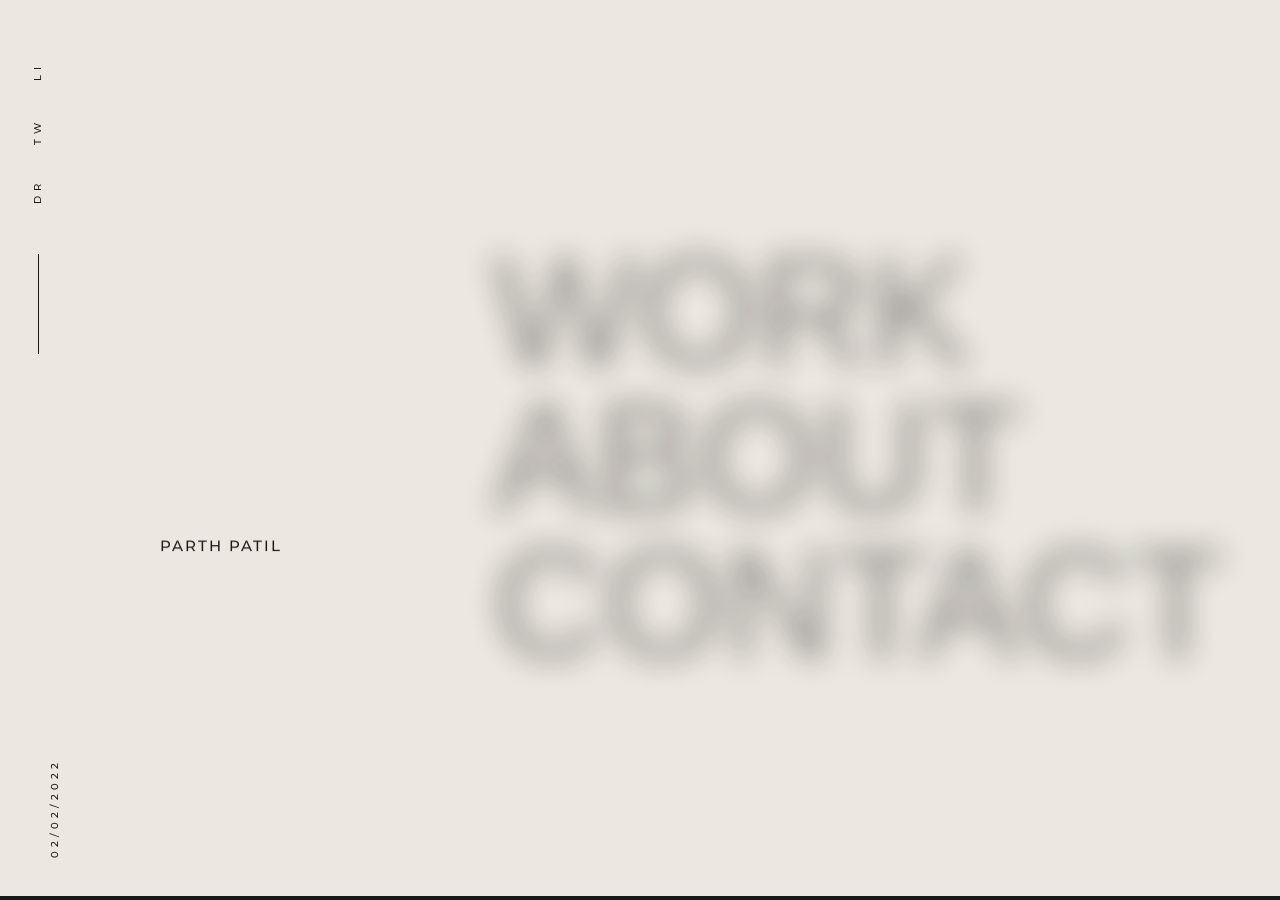
<file: index.html>
<!DOCTYPE html>
<!-- saved from url=(0030)https://www.lauren-waller.com/ -->
<html data-wf-domain="www.lauren-waller.com" data-wf-page="5343bca08039b78d170002c6"
  data-wf-site="5343bca08039b78d170002c4"
  class="w-mod-js w-mod-ix wf-montserrat-n1-active wf-montserrat-i1-active wf-montserrat-n2-active wf-montserrat-i2-active wf-montserrat-n3-active wf-montserrat-i3-active wf-montserrat-n4-active wf-montserrat-i4-active wf-montserrat-n5-active wf-montserrat-i5-active wf-montserrat-n6-active wf-montserrat-i6-active wf-montserrat-n7-active wf-montserrat-i7-active wf-montserrat-n8-active wf-montserrat-i8-active wf-montserrat-n9-active wf-montserrat-i9-active wf-ptserif-n4-active wf-ptserif-i4-active wf-ptserif-n7-active wf-ptserif-i7-active wf-cormorant-n4-active wf-cormorant-i4-active wf-cormorant-n6-active wf-cormorant-i6-active wf-cormorant-n7-active wf-cormorant-i7-active wf-worksans-n4-active wf-worksans-n6-active wf-worksans-n7-active wf-active">

<head>
  <meta http-equiv="Content-Type" content="text/html; charset=UTF-8">
  <style>
    .wf-force-outline-none[tabindex="-1"]:focus {
      outline: none;
    }
  </style>
  <title>Parth Patil</title>
  <meta
    content="Product Design, Product Management and Webflow Development. I design thoughtful user experiences that piece together a big picture with simple, impactful and shippable solutions focused on the customer"
    name="description">
  <meta content="Lauren Waller" property="og:title">
  <meta
    content="Product Design, Product Management and Webflow Development. I design thoughtful user experiences that piece together a big picture with simple, impactful and shippable solutions focused on the customer"
    property="og:description">
  <meta
    content="https://uploads-ssl.webflow.com/5343bca08039b78d170002c4/627ccb7d6e911ecb3413a23c_laurenwaller-portfolio.jpg"
    property="og:image">
  <meta content="Lauren Waller" property="twitter:title">
  <meta
    content="Product Design, Product Management and Webflow Development. I design thoughtful user experiences that piece together a big picture with simple, impactful and shippable solutions focused on the customer"
    property="twitter:description">
  <meta
    content="https://uploads-ssl.webflow.com/5343bca08039b78d170002c4/627ccb7d6e911ecb3413a23c_laurenwaller-portfolio.jpg"
    property="twitter:image">
  <meta property="og:type" content="website">
  <meta content="summary_large_image" name="twitter:card">
  <meta content="width=device-width, initial-scale=1" name="viewport">
  <meta content="Webflow" name="generator">
  <link href="./Lauren Waller_files/laurenwaller.webflow.f98402883.css" rel="stylesheet" type="text/css">
  <style>
    @media (min-width:992px) {
      html.w-mod-js:not(.w-mod-ix) [data-w-id="0ee3525f-5420-fd26-63a6-43019d96aacd"] {
        -webkit-transform: translate3d(0, 0, 0) scale3d(0, 1, 1) rotateX(0) rotateY(0) rotateZ(0) skew(0, 0);
        -moz-transform: translate3d(0, 0, 0) scale3d(0, 1, 1) rotateX(0) rotateY(0) rotateZ(0) skew(0, 0);
        -ms-transform: translate3d(0, 0, 0) scale3d(0, 1, 1) rotateX(0) rotateY(0) rotateZ(0) skew(0, 0);
        transform: translate3d(0, 0, 0) scale3d(0, 1, 1) rotateX(0) rotateY(0) rotateZ(0) skew(0, 0);
      }

      html.w-mod-js:not(.w-mod-ix) [data-w-id="0c6f66a3-df45-8c28-3b45-4cb00dc90a70"] {
        -webkit-transform: translate3d(0, 0, 0) scale3d(0, 1, 1) rotateX(0) rotateY(0) rotateZ(0) skew(0, 0);
        -moz-transform: translate3d(0, 0, 0) scale3d(0, 1, 1) rotateX(0) rotateY(0) rotateZ(0) skew(0, 0);
        -ms-transform: translate3d(0, 0, 0) scale3d(0, 1, 1) rotateX(0) rotateY(0) rotateZ(0) skew(0, 0);
        transform: translate3d(0, 0, 0) scale3d(0, 1, 1) rotateX(0) rotateY(0) rotateZ(0) skew(0, 0);
      }

      html.w-mod-js:not(.w-mod-ix) [data-w-id="1f20fda9-810a-dac8-bc48-c04ef1ba5f25"] {
        -webkit-transform: translate3d(0, 0, 0) scale3d(0, 1, 1) rotateX(0) rotateY(0) rotateZ(0) skew(0, 0);
        -moz-transform: translate3d(0, 0, 0) scale3d(0, 1, 1) rotateX(0) rotateY(0) rotateZ(0) skew(0, 0);
        -ms-transform: translate3d(0, 0, 0) scale3d(0, 1, 1) rotateX(0) rotateY(0) rotateZ(0) skew(0, 0);
        transform: translate3d(0, 0, 0) scale3d(0, 1, 1) rotateX(0) rotateY(0) rotateZ(0) skew(0, 0);
      }
    }
  </style>
  <script type="text/javascript" async="" src="./Lauren Waller_files/analytics.js.download"></script>
  <script src="./Lauren Waller_files/webfont.js.download" type="text/javascript"></script>
  <link rel="stylesheet" href="./Lauren Waller_files/css" media="all">
  <script
    type="text/javascript">WebFont.load({ google: { families: ["Montserrat:100,100italic,200,200italic,300,300italic,400,400italic,500,500italic,600,600italic,700,700italic,800,800italic,900,900italic", "PT Serif:400,400italic,700,700italic", "Cormorant:regular,italic,600,600italic,700,700italic", "Work Sans:regular,600,700"] } });</script>
  <!--[if lt IE 9]><script src="https://cdnjs.cloudflare.com/ajax/libs/html5shiv/3.7.3/html5shiv.min.js" type="text/javascript"></script><![endif]-->
  <script
    type="text/javascript">!function (o, c) { var n = c.documentElement, t = " w-mod-"; n.className += t + "js", ("ontouchstart" in o || o.DocumentTouch && c instanceof DocumentTouch) && (n.className += t + "touch") }(window, document);</script>
  <link
    href="https://uploads-ssl.webflow.com/5343bca08039b78d170002c4/629e088a5141a87574e223c7_favicon-laurenwaller.png"
    rel="shortcut icon" type="image/x-icon">
  <link
    href="https://uploads-ssl.webflow.com/5343bca08039b78d170002c4/629e0904f6823c336cc4e3f7_webclip-laurenwaller.png"
    rel="apple-touch-icon">
  <script async="" src="./Lauren Waller_files/js"></script>
  <script
    type="text/javascript">window.dataLayer = window.dataLayer || []; function gtag() { dataLayer.push(arguments); } gtag('js', new Date()); gtag('config', 'UA-147517524-1', { 'anonymize_ip': false });</script>
  <style>
    ::selection {
      background: #1a1919;
      color: #eee7e1;
    }

    ::-moz-selection {
      background: #1a1919;
      color: #eee7e1;
    }

    .work-content figure {
      box-shadow: 0 30px 60px rgba(0, 0, 0, 0.1);
      margin-bottom: 8em;
    }

    .work-content p {
      margin-bottom: 5em;
    }

    .work-content.work-content-alt figure {
      box-shadow: none;
    }

    .work-content ul,
    .work-content ol {
      font-size: 18px;
      line-height: 3;
      margin-left: auto;
      margin-right: auto;
      padding-left: 24px;
      margin-bottom: 5em;
      max-width: 768px;
    }

    .w-richtext figure.w-richtext-align-floatleft {
      margin-right: 0;
      width: 20%;
      padding-right: 1%;
      padding-left: 1%;
      box-shadow: none;
    }

    @media all and (max-width: 991px) {

      .work-content figure,
      .work-content p {
        margin-bottom: 2.5em;
      }

      .work-content figure {
        max-width: 100%;
      }

      .work-content ul,
      .work-content ol {
        font-size: 14px;
        line-height: 2;
        padding-left: 20px;
        margin-bottom: 2.5em;
        max-width: 90%;
      }
    }

    @media all and (min-width: 991px) and (max-width: 1024px) {

      .section-left {
        position: static;
        width: 100%;
        height: auto;
        padding-top: 30%;
      }

      .section-right {
        display: block;
        width: 100%;
        height: auto;
        padding-top: 0;
      }

      .content.content-main {
        padding-top: 0;
        margin-left: 0;
      }

      .nav {
        padding-top: 15%;
        padding-left: 0%;
      }

      .nav-item {
        display: block;
        padding-bottom: 5%;
      }

      .nav-link,
      .nav-link.is-pink {
        font-size: 18vw;
        letter-spacing: -5px;
      }

      .nav-underline {
        display: none;
      }

      .nav-left {
        width: 10%;
        padding-left: 6px;
      }

      .section-right.section-long {
        padding-top: 0%;
        padding-left: 0%;
      }

      .header.header-small {
        display: none;
      }
    }

    @media all and (min-width: 992px) and (max-width: 1600px) {

      .wrapper.wrapper-small {
        max-width: 95%;
        padding-left: 10%;
      }
    }

    @media all and (min-width: 1025px) and (max-width: 1439px) {

      .header.header-small {
        font-size: 10px;
        left: 10%;
        bottom: -7px;
        letter-spacing: 2px;
      }
    }
  </style>
</head>

<body class="bg-nude">
  <div class="background bg-blue" style="height: 0vh; width: 1366px;"></div>
  <div class="elements"><img src="./Lauren Waller_files/5d6ecda47788c4cd1df8cead_type-bg.png" alt=""
      class="element-item"
      style="will-change: transform; transform: translate3d(-0.38659%, 0%, 0px) scale3d(1, 1, 1) rotateX(0deg) rotateY(0deg) rotateZ(0deg) skew(0deg, 0deg); transform-style: preserve-3d;">
  </div>
  <div class="container">
    <div class="nav-left">
      <div class="nav-left-item"><a href="https://www.linkedin.com/in/parth-patil-98b65a246/"
          class="nav-left-link">LI</a></div>
      <div class="nav-left-item"><a href="#" class="nav-left-link">TW</a></div>
      <div class="nav-left-item"><a href="#" class="nav-left-link">DR</a></div>
      <div class="nav-line"></div>
      <div class="nav-left-item nav-copyright">
        <div class="copyright">02/02/2022</div>
      </div>
    </div>
    <div class="wrapper w-clearfix wf-section">
      <div class="section-left">
        <div class="content content-main">
          <div class="header-mask">
            <h1
              style="transform: translate3d(0px, 0px, 0px) scale3d(1, 1, 1) rotateX(0deg) rotateY(0deg) rotateZ(0deg) skew(0deg, 0deg); transform-style: preserve-3d;"
              class="header swipe-up">Parth Patil</h1>
          </div>
          <div class="description-mask">
            <p style="transform: translate3d(0px, 0px, 0px) scale3d(1, 1, 1) rotateX(0deg) rotateY(0deg) rotateZ(0deg) skew(0deg, 0deg); transform-style: preserve-3d;"
              class="description">C and CPP Developer<br></p>
          </div>
          <div class="description-mask">
            <p style="transform: translate3d(0px, 0px, 0px) scale3d(1, 1, 1) rotateX(0deg) rotateY(0deg) rotateZ(0deg) skew(0deg, 0deg); transform-style: preserve-3d;"
              class="description">Currently studnet at Bhivrabai Sawant Polytechnic 
          </div>
        </div>
      </div>
      <div class="section-right">
        <div class="nav">
          <div style="opacity: 1; filter: blur(0px);" class="nav-item"><a
              data-w-id="85d26124-a07a-0189-15d9-074cdc5da320" href="Lauren Waller – Work.html"
              class="nav-link">Work</a>
            <div data-w-id="0c6f66a3-df45-8c28-3b45-4cb00dc90a70" class="nav-underline"
              style="transform: translate3d(0px, 0px, 0px) scale3d(0.933842, 1, 1) rotateX(0deg) rotateY(0deg) rotateZ(0deg) skew(0deg, 0deg); transform-style: preserve-3d; will-change: transform;">
            </div>
          </div>  
          <div style="opacity: 1; filter: blur(0px);" class="nav-item"><a
              data-w-id="462a282a-3c93-b2c2-4bc4-1c45b323fa3f" href="Lauren Waller – About.html"
              class="nav-link">About</a>
            <div data-w-id="0ee3525f-5420-fd26-63a6-43019d96aacd" class="nav-underline"
              style="transform: translate3d(0px, 0px, 0px) scale3d(0.986757, 1, 1) rotateX(0deg) rotateY(0deg) rotateZ(0deg) skew(0deg, 0deg); transform-style: preserve-3d; will-change: transform;">
            </div>
          </div>
          <div style="opacity: 1; filter: blur(0px);" class="nav-item"><a
              data-w-id="3006e0ba-b29c-1f44-16fa-9f2df904cb4d" href="Lauren Waller – Contact.html"
              class="nav-link">Contact</a>
            <div data-w-id="1f20fda9-810a-dac8-bc48-c04ef1ba5f25" class="nav-underline"
              style="transform: translate3d(0px, 0px, 0px) scale3d(0.99845, 1, 1) rotateX(0deg) rotateY(0deg) rotateZ(0deg) skew(0deg, 0deg); transform-style: preserve-3d; will-change: transform;">
            </div>
          </div>
        </div>
      </div>
    </div>
  </div>
  <script src="./Lauren Waller_files/jquery-3.5.1.min.dc5e7f18c8.js.download" type="text/javascript"
    integrity="sha256-9/aliU8dGd2tb6OSsuzixeV4y/faTqgFtohetphbbj0=" crossorigin="anonymous"></script>
  <script src="./Lauren Waller_files/webflow.032aebeb1.js.download" type="text/javascript"></script>
</body>

</html>
</file>
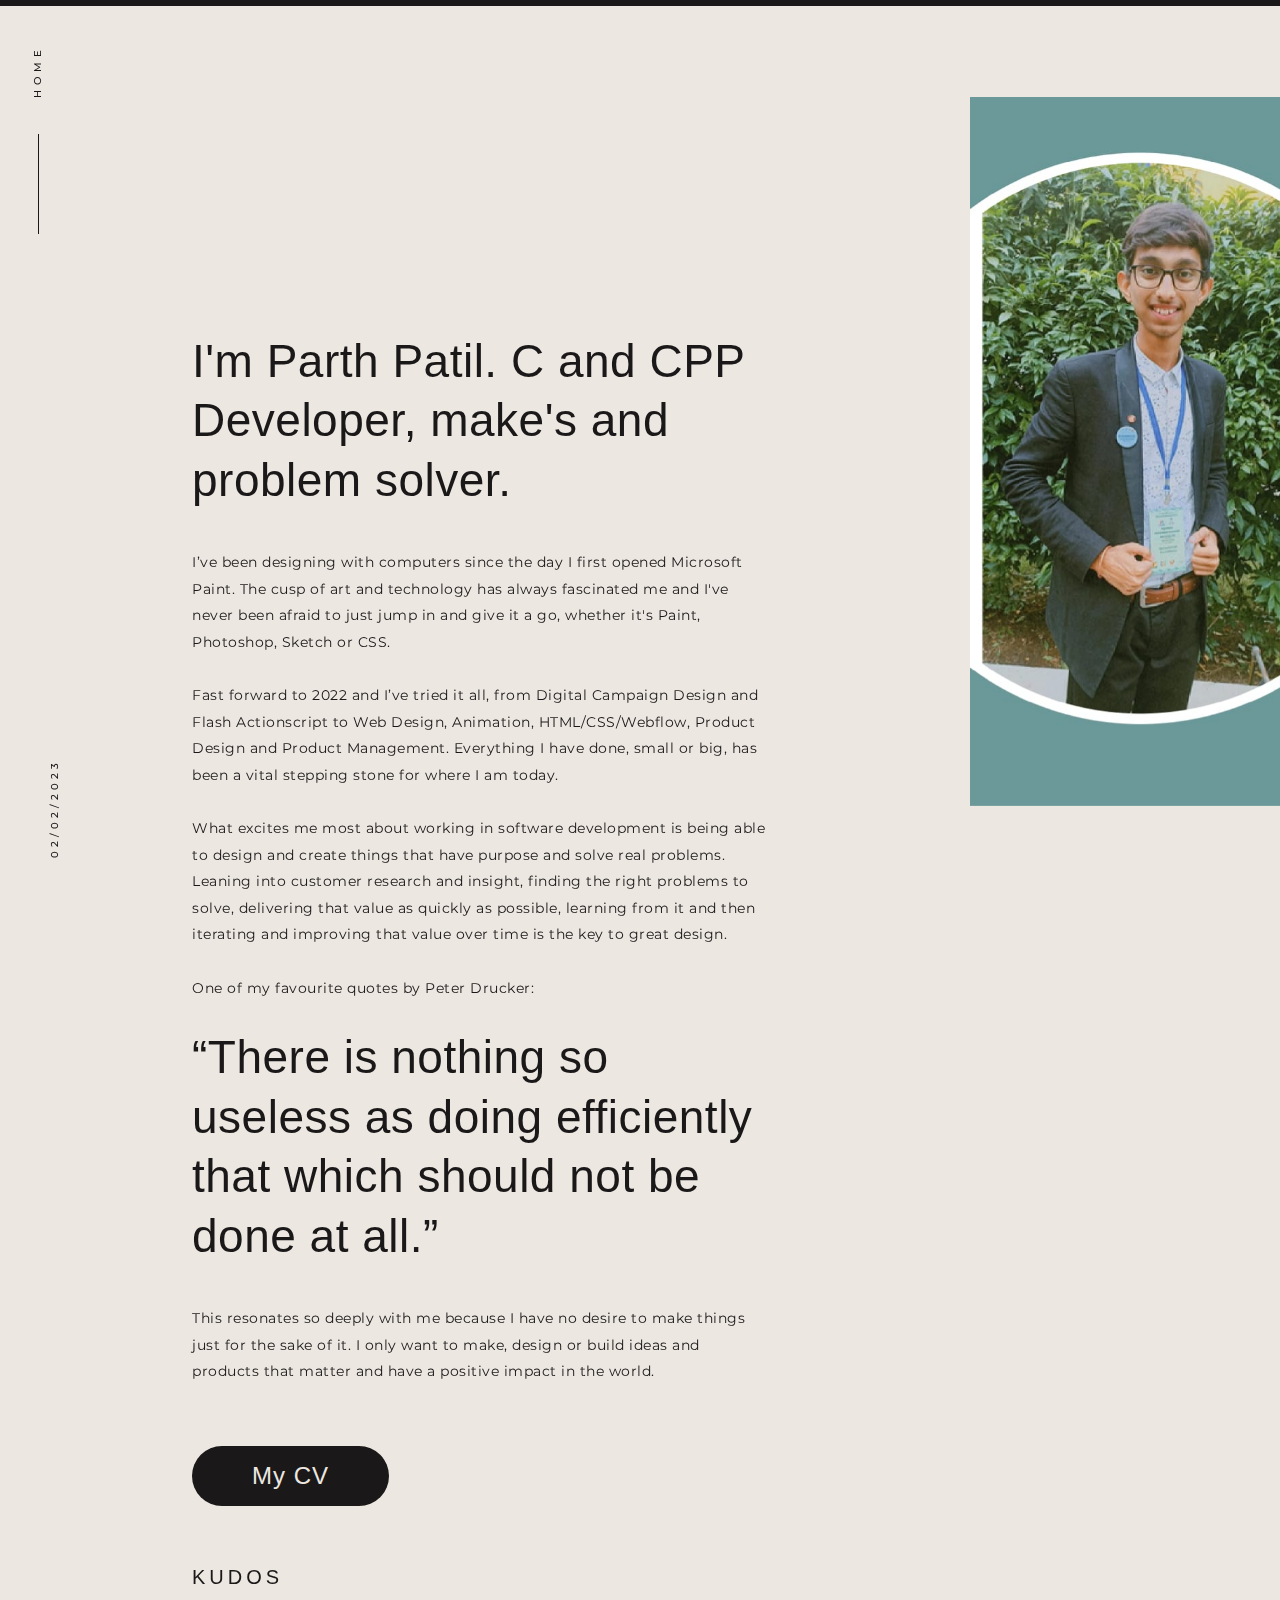
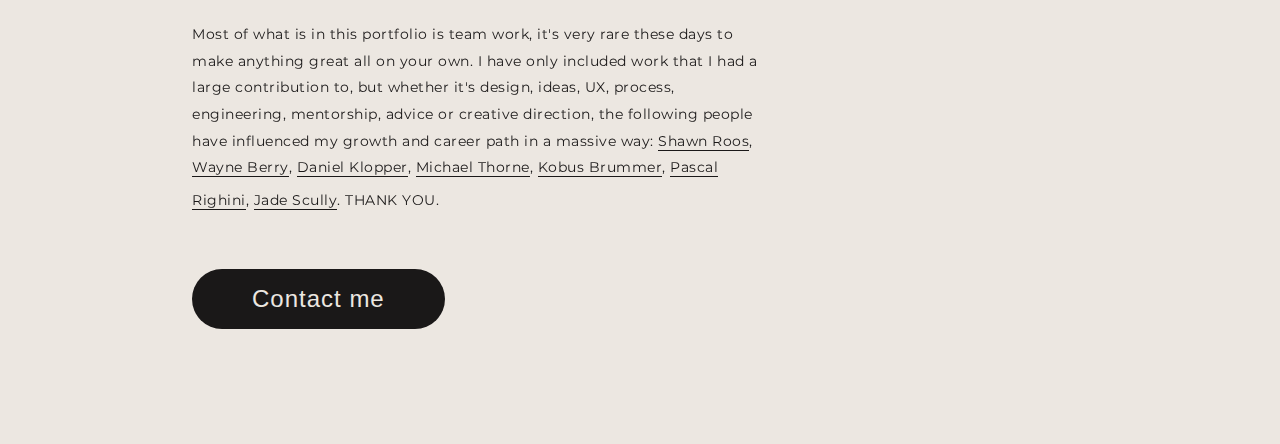
<file: Lauren Waller – About.html>
<!DOCTYPE html>
<!-- saved from url=(0035)https://www.lauren-waller.com/about -->
<html data-wf-domain="www.lauren-waller.com" data-wf-page="5d51c80528fbf0254469b51e"
  data-wf-site="5343bca08039b78d170002c4"
  class="w-mod-js w-mod-ix wf-montserrat-n9-active wf-montserrat-n6-active wf-montserrat-n8-active wf-montserrat-n4-active wf-montserrat-n3-active wf-montserrat-n2-active wf-montserrat-n1-active wf-montserrat-n5-active wf-montserrat-n7-active wf-montserrat-i8-active wf-montserrat-i1-active wf-montserrat-i9-active wf-montserrat-i3-active wf-montserrat-i6-active wf-montserrat-i7-active wf-montserrat-i2-active wf-montserrat-i5-active wf-montserrat-i4-active wf-ptserif-n4-active wf-ptserif-i4-active wf-ptserif-n7-active wf-ptserif-i7-active wf-cormorant-n4-active wf-cormorant-n7-active wf-cormorant-n6-active wf-cormorant-i4-active wf-cormorant-i6-active wf-cormorant-i7-active wf-worksans-n7-active wf-worksans-n4-active wf-worksans-n6-active wf-active">

<head>
  <meta http-equiv="Content-Type" content="text/html; charset=UTF-8">
  <style>
    .wf-force-outline-none[tabindex="-1"]:focus {
      outline: none;
    }
  </style>
  <title>Lauren Waller – About</title>
  <meta
    content="I&#39;m Lauren. A designer, maker and problem solver. I’ve been designing with computers since the day I first opened Microsoft Paint."
    name="description">
  <meta content="Lauren Waller – About" property="og:title">
  <meta
    content="I&#39;m Lauren. A designer, maker and problem solver. I’ve been designing with computers since the day I first opened Microsoft Paint."
    property="og:description">
  <meta content="https://uploads-ssl.webflow.com/5343bca08039b78d170002c4/5d6ecda43f524c0c60379210_laurenwaller.jpeg"
    property="og:image">
  <meta content="Lauren Waller – About" property="twitter:title">
  <meta
    content="I&#39;m Lauren. A designer, maker and problem solver. I’ve been designing with computers since the day I first opened Microsoft Paint."
    property="twitter:description">
  <meta content="https://uploads-ssl.webflow.com/5343bca08039b78d170002c4/5d6ecda43f524c0c60379210_laurenwaller.jpeg"
    property="twitter:image">
  <meta property="og:type" content="website">
  <meta content="summary_large_image" name="twitter:card">
  <meta content="width=device-width, initial-scale=1" name="viewport">
  <meta content="Webflow" name="generator">
  <link href="./Lauren Waller – About_files/laurenwaller.webflow.f98402883.css" rel="stylesheet" type="text/css">
  <script type="text/javascript" async="" src="./Lauren Waller – About_files/analytics.js.download"></script>
  <script src="./Lauren Waller – About_files/webfont.js.download" type="text/javascript"></script>
  <link rel="stylesheet" href="./Lauren Waller – About_files/css" media="all">
  <script
    type="text/javascript">WebFont.load({ google: { families: ["Montserrat:100,100italic,200,200italic,300,300italic,400,400italic,500,500italic,600,600italic,700,700italic,800,800italic,900,900italic", "PT Serif:400,400italic,700,700italic", "Cormorant:regular,italic,600,600italic,700,700italic", "Work Sans:regular,600,700"] } });</script>
  <!--[if lt IE 9]><script src="https://cdnjs.cloudflare.com/ajax/libs/html5shiv/3.7.3/html5shiv.min.js" type="text/javascript"></script><![endif]-->
  <script
    type="text/javascript">!function (o, c) { var n = c.documentElement, t = " w-mod-"; n.className += t + "js", ("ontouchstart" in o || o.DocumentTouch && c instanceof DocumentTouch) && (n.className += t + "touch") }(window, document);</script>
  <link
    href="https://uploads-ssl.webflow.com/5343bca08039b78d170002c4/629e088a5141a87574e223c7_favicon-laurenwaller.png"
    rel="shortcut icon" type="image/x-icon">
  <link
    href="https://uploads-ssl.webflow.com/5343bca08039b78d170002c4/629e0904f6823c336cc4e3f7_webclip-laurenwaller.png"
    rel="apple-touch-icon">
  <script async="" src="./Lauren Waller – About_files/js"></script>
  <script
    type="text/javascript">window.dataLayer = window.dataLayer || []; function gtag() { dataLayer.push(arguments); } gtag('js', new Date()); gtag('config', 'UA-147517524-1', { 'anonymize_ip': false });</script>
  <style>
    ::selection {
      background: #1a1919;
      color: #eee7e1;
    }

    ::-moz-selection {
      background: #1a1919;
      color: #eee7e1;
    }

    .work-content figure {
      box-shadow: 0 30px 60px rgba(0, 0, 0, 0.1);
      margin-bottom: 8em;
    }

    .work-content p {
      margin-bottom: 5em;
    }

    .work-content.work-content-alt figure {
      box-shadow: none;
    }

    .work-content ul,
    .work-content ol {
      font-size: 18px;
      line-height: 3;
      margin-left: auto;
      margin-right: auto;
      padding-left: 24px;
      margin-bottom: 5em;
      max-width: 768px;
    }

    .w-richtext figure.w-richtext-align-floatleft {
      margin-right: 0;
      width: 20%;
      padding-right: 1%;
      padding-left: 1%;
      box-shadow: none;
    }

    @media all and (max-width: 991px) {

      .work-content figure,
      .work-content p {
        margin-bottom: 2.5em;
      }

      .work-content figure {
        max-width: 100%;
      }

      .work-content ul,
      .work-content ol {
        font-size: 14px;
        line-height: 2;
        padding-left: 20px;
        margin-bottom: 2.5em;
        max-width: 90%;
      }
    }

    @media all and (min-width: 991px) and (max-width: 1024px) {

      .section-left {
        position: static;
        width: 100%;
        height: auto;
        padding-top: 30%;
      }

      .section-right {
        display: block;
        width: 100%;
        height: auto;
        padding-top: 0;
      }

      .content.content-main {
        padding-top: 0;
        margin-left: 0;
      }

      .nav {
        padding-top: 15%;
        padding-left: 0%;
      }

      .nav-item {
        display: block;
        padding-bottom: 5%;
      }

      .nav-link,
      .nav-link.is-pink {
        font-size: 18vw;
        letter-spacing: -5px;
      }

      .nav-underline {
        display: none;
      }

      .nav-left {
        width: 10%;
        padding-left: 6px;
      }

      .section-right.section-long {
        padding-top: 0%;
        padding-left: 0%;
      }

      .header.header-small {
        display: none;
      }
    }

    @media all and (min-width: 992px) and (max-width: 1600px) {

      .wrapper.wrapper-small {
        max-width: 95%;
        padding-left: 10%;
      }
    }

    @media all and (min-width: 1025px) and (max-width: 1439px) {

      .header.header-small {
        font-size: 10px;
        left: 10%;
        bottom: -7px;
        letter-spacing: 2px;
      }
    }
  </style>
</head>

<body class="bg-nude">
  <div class="background bg-blue bg-top" style="height: 0vh; width: 1366px;"></div>
  <div class="elements"><img src="./Lauren Waller – About_files/5d6ecda47788c4cd1df8cead_type-bg.png" alt=""
      class="element-item"
      style="will-change: transform; transform: translate3d(-0.63257%, 0%, 0px) scale3d(1, 1, 1) rotateX(0deg) rotateY(0deg) rotateZ(0deg) skew(0deg, 0deg); transform-style: preserve-3d;">
  </div>
  <div class="container">
    <div class="nav-left">
      <div class="nav-left-item"><a href="index.html" class="nav-left-link">HOME</a></div>
      <div class="nav-line"></div>
      <div class="nav-left-item nav-copyright">
        <div class="copyright">02/02/2023</div>
      </div>
    </div>
    <div class="wrapper wf-section">
      <div class="section-left section-long">
        <div class="content"><img
            src="./Lauren Waller – About_files/60e1b85ee3e9657adc239c48_F99D0600-B96D-4F3C-9581-7905DB1A8A9C.jpeg"
            style="transform: translate3d(0px, 0px, 0px) scale3d(1, 1, 1) rotateX(0deg) rotateY(0deg) rotateZ(0deg) skew(0deg, 0deg); transform-style: preserve-3d;"
            alt="Lauren Waller " class="profile-img">
          <div class="header-mask">
            <h1 class="header header-large align-left"
              style="transform: translate3d(0px, -2vh, 0px) scale3d(1, 1, 1) rotateX(0deg) rotateY(0deg) rotateZ(0deg) skew(0deg, 0deg); transform-style: preserve-3d;">
              About</h1>
          </div>
          <p class="description-static description-long"><span class="quote">I'm Parth Patil.  C and CPP Developer, make's and problem
              solver. <br></span><br>I’ve been designing with computers since the day I first opened Microsoft Paint.
            The cusp of art and technology has always fascinated me and I've never been afraid to just jump in and give
            it a go, whether it's Paint, Photoshop, Sketch&nbsp;or CSS. <br><br>Fast forward to 2022 and I’ve tried it
            all, from Digital Campaign Design and Flash Actionscript to Web Design, Animation, HTML/CSS/Webflow, Product
            Design and Product Management. Everything I have done, small or big, has been a vital stepping stone for
            where I am today.<br><br>What excites me most about working in software development is being able to design
            and create things that have purpose and solve real problems. Leaning into customer research and insight,
            finding the right problems to solve, delivering that value as quickly as possible, learning from it and then
            iterating and improving that value over time is the key to great design.<br><br>One of my favourite quotes
            by Peter Drucker:<br><br><span class="quote">“There is nothing so useless as doing efficiently that which
              should not be done at all.”</span><br>This resonates so deeply with me because I have no desire to make
            things just for the sake of it. I only want to make, design or build ideas and products that matter and have
            a positive impact in the world.<br><br><span class="header">‍<span class="header"><span class="header"></span></span>‍<br></p><a
            href="C:\Users\rames\Desktop\project\Lauren Waller – About_files\Parth Resume.pdf.pdf"
            target="_blank" class="button w-button">My CV</a>
          <p class="description-static description-long"><br><br><span class="header">KUDOS</span><br><br>Most of what
            is in this portfolio is team work, it's very rare these days to make anything great all on your own. I have
            only included work that I had a large contribution to, but whether it's design, ideas, UX, process,
            engineering, mentorship, advice or creative direction, the following people have influenced my growth and
            career path in a massive way: <a href="http://shawnroos.com/" class="link-blue">Shawn Roos</a>, <a
              href="https://github.com/wayneashleyberry" class="link-blue">Wayne Berry</a>, <a
              href="https://dribbble.com/Betraydan" class="link-blue">Daniel Klopper</a>, <a
              href="https://www.userx.co.za/" class="link-blue">Michael Thorne</a>, <a
              href="https://www.linkedin.com/in/kobusbrummer" class="link-blue">Kobus Brummer</a>, <a
              href="https://pascal-righini.format.com/" class="link-blue">Pascal Righini</a>, <a
              href="https://readymag.com/u69493478/foxxyles/" class="link-blue">Jade Scully</a>. THANK&nbsp;YOU. <a
              href="https://uploads-ssl.webflow.com/5343bca08039b78d170002c4/620953e18255891c95514868_My%20CV.pdf"><span
                class="header"></span><br></a><br>‍<br></p>
        </div><a href="Lauren Waller – Contact.html" class="button w-button">Contact me</a>
      </div>
    </div>
  </div>
  <script src="./Lauren Waller – About_files/jquery-3.5.1.min.dc5e7f18c8.js.download" type="text/javascript"
    integrity="sha256-9/aliU8dGd2tb6OSsuzixeV4y/faTqgFtohetphbbj0=" crossorigin="anonymous"></script>
  <script src="./Lauren Waller – About_files/webflow.032aebeb1.js.download" type="text/javascript"></script>
  <!--[if lte IE 9]><script src="//cdnjs.cloudflare.com/ajax/libs/placeholders/3.0.2/placeholders.min.js"></script><![endif]-->
</body>

</html>
</file>
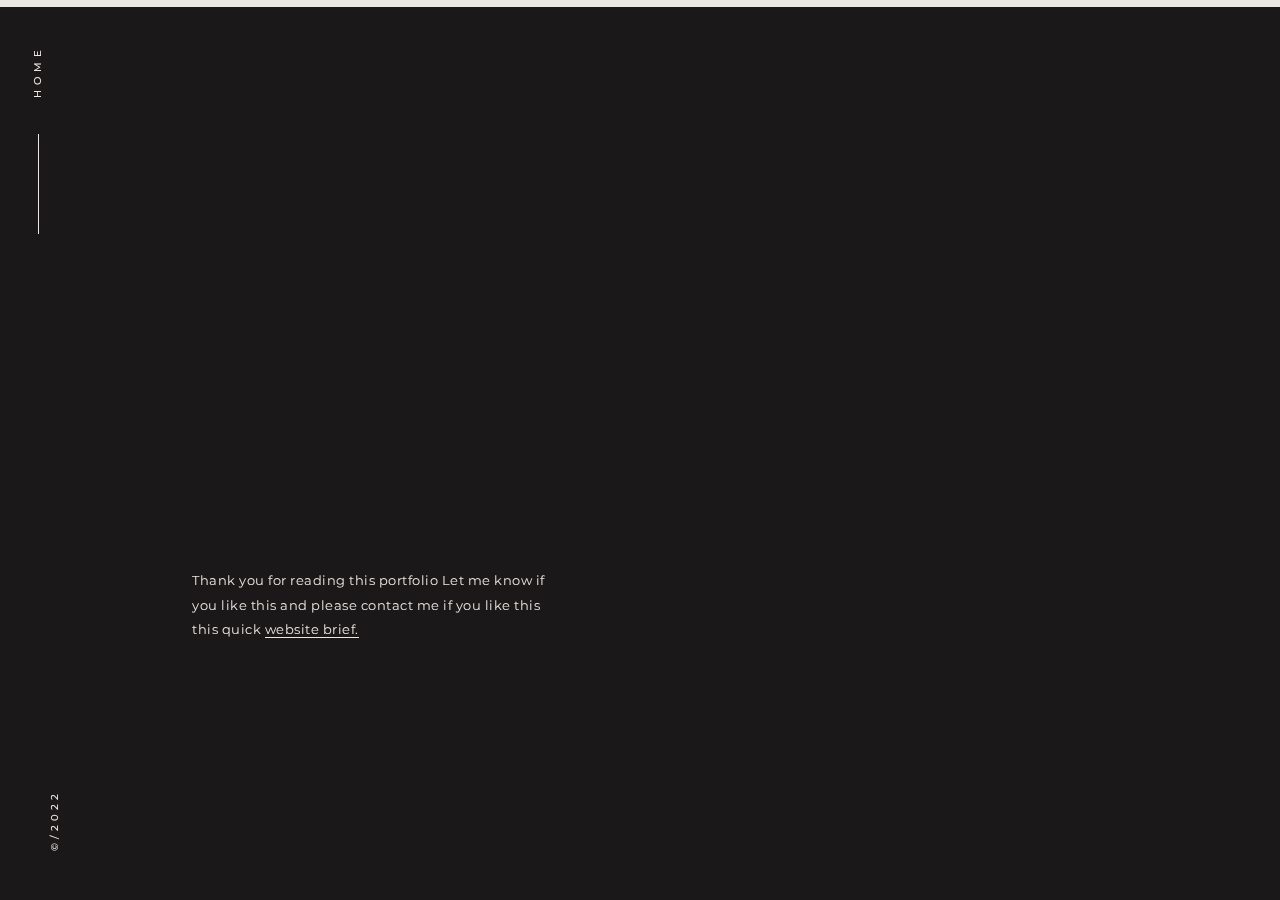
<file: Lauren Waller – Contact.html>
<!DOCTYPE html>
<!-- saved from url=(0037)https://www.lauren-waller.com/contact -->
<html data-wf-domain="www.lauren-waller.com" data-wf-page="5d51d2e328fbf037d069f93c"
  data-wf-site="5343bca08039b78d170002c4"
  class="w-mod-js w-mod-ix wf-montserrat-n8-active wf-montserrat-n1-active wf-montserrat-n9-active wf-montserrat-n5-active wf-montserrat-n2-active wf-montserrat-n4-active wf-montserrat-n6-active wf-montserrat-n7-active wf-montserrat-n3-active wf-montserrat-i6-active wf-montserrat-i3-active wf-montserrat-i9-active wf-montserrat-i2-active wf-montserrat-i1-active wf-montserrat-i5-active wf-montserrat-i7-active wf-montserrat-i8-active wf-montserrat-i4-active wf-ptserif-n4-active wf-ptserif-i4-active wf-ptserif-n7-active wf-ptserif-i7-active wf-cormorant-n6-active wf-cormorant-n4-active wf-cormorant-n7-active wf-cormorant-i4-active wf-cormorant-i6-active wf-cormorant-i7-active wf-worksans-n4-active wf-worksans-n6-active wf-worksans-n7-active wf-active">

<head>
  <meta http-equiv="Content-Type" content="text/html; charset=UTF-8">
  <style>
    .wf-force-outline-none[tabindex="-1"]:focus {
      outline: none;
    }
  </style>
  <title>Lauren Waller – Contact</title>
  <meta content="Lauren Waller – Contact" property="og:title">
  <meta
    content="https://uploads-ssl.webflow.com/5343bca08039b78d170002c4/627ccb7d6e911ecb3413a23c_laurenwaller-portfolio.jpg"
    property="og:image">
  <meta content="Lauren Waller – Contact" property="twitter:title">
  <meta
    content="https://uploads-ssl.webflow.com/5343bca08039b78d170002c4/627ccb7d6e911ecb3413a23c_laurenwaller-portfolio.jpg"
    property="twitter:image">
  <meta content="width=device-width, initial-scale=1" name="viewport">
  <meta content="Webflow" name="generator">
  <link href="./Lauren Waller – Contact_files/laurenwaller.webflow.f98402883.css" rel="stylesheet" type="text/css">
  <script type="text/javascript" async="" src="./Lauren Waller – Contact_files/analytics.js.download"></script>
  <script src="./Lauren Waller – Contact_files/webfont.js.download" type="text/javascript"></script>
  <link rel="stylesheet" href="./Lauren Waller – Contact_files/css" media="all">
  <script
    type="text/javascript">WebFont.load({ google: { families: ["Montserrat:100,100italic,200,200italic,300,300italic,400,400italic,500,500italic,600,600italic,700,700italic,800,800italic,900,900italic", "PT Serif:400,400italic,700,700italic", "Cormorant:regular,italic,600,600italic,700,700italic", "Work Sans:regular,600,700"] } });</script>
  <!--[if lt IE 9]><script src="https://cdnjs.cloudflare.com/ajax/libs/html5shiv/3.7.3/html5shiv.min.js" type="text/javascript"></script><![endif]-->
  <script
    type="text/javascript">!function (o, c) { var n = c.documentElement, t = " w-mod-"; n.className += t + "js", ("ontouchstart" in o || o.DocumentTouch && c instanceof DocumentTouch) && (n.className += t + "touch") }(window, document);</script>
  <link
    href="https://uploads-ssl.webflow.com/5343bca08039b78d170002c4/629e088a5141a87574e223c7_favicon-laurenwaller.png"
    rel="shortcut icon" type="image/x-icon">
  <link
    href="https://uploads-ssl.webflow.com/5343bca08039b78d170002c4/629e0904f6823c336cc4e3f7_webclip-laurenwaller.png"
    rel="apple-touch-icon">
  <script async="" src="./Lauren Waller – Contact_files/js"></script>
  <script
    type="text/javascript">window.dataLayer = window.dataLayer || []; function gtag() { dataLayer.push(arguments); } gtag('js', new Date()); gtag('config', 'UA-147517524-1', { 'anonymize_ip': false });</script>
  <style>
    ::selection {
      background: #1a1919;
      color: #eee7e1;
    }

    ::-moz-selection {
      background: #1a1919;
      color: #eee7e1;
    }

    .work-content figure {
      box-shadow: 0 30px 60px rgba(0, 0, 0, 0.1);
      margin-bottom: 8em;
    }

    .work-content p {
      margin-bottom: 5em;
    }

    .work-content.work-content-alt figure {
      box-shadow: none;
    }

    .work-content ul,
    .work-content ol {
      font-size: 18px;
      line-height: 3;
      margin-left: auto;
      margin-right: auto;
      padding-left: 24px;
      margin-bottom: 5em;
      max-width: 768px;
    }

    .w-richtext figure.w-richtext-align-floatleft {
      margin-right: 0;
      width: 20%;
      padding-right: 1%;
      padding-left: 1%;
      box-shadow: none;
    }

    @media all and (max-width: 991px) {

      .work-content figure,
      .work-content p {
        margin-bottom: 2.5em;
      }

      .work-content figure {
        max-width: 100%;
      }

      .work-content ul,
      .work-content ol {
        font-size: 14px;
        line-height: 2;
        padding-left: 20px;
        margin-bottom: 2.5em;
        max-width: 90%;
      }
    }

    @media all and (min-width: 991px) and (max-width: 1024px) {

      .section-left {
        position: static;
        width: 100%;
        height: auto;
        padding-top: 30%;
      }

      .section-right {
        display: block;
        width: 100%;
        height: auto;
        padding-top: 0;
      }

      .content.content-main {
        padding-top: 0;
        margin-left: 0;
      }

      .nav {
        padding-top: 15%;
        padding-left: 0%;
      }

      .nav-item {
        display: block;
        padding-bottom: 5%;
      }

      .nav-link,
      .nav-link.is-pink {
        font-size: 18vw;
        letter-spacing: -5px;
      }

      .nav-underline {
        display: none;
      }

      .nav-left {
        width: 10%;
        padding-left: 6px;
      }

      .section-right.section-long {
        padding-top: 0%;
        padding-left: 0%;
      }

      .header.header-small {
        display: none;
      }
    }

    @media all and (min-width: 992px) and (max-width: 1600px) {

      .wrapper.wrapper-small {
        max-width: 95%;
        padding-left: 10%;
      }
    }

    @media all and (min-width: 1025px) and (max-width: 1439px) {

      .header.header-small {
        font-size: 10px;
        left: 10%;
        bottom: -7px;
        letter-spacing: 2px;
      }
    }
  </style>
</head>

<body class="bg-blue">
  <div class="background bg-pink bg-top" style="height: 0vh; width: 1366px;"></div>
  <div class="elements"><img src="./Lauren Waller – Contact_files/5d6ecda47788c4cd1df8cead_type-bg.png" alt=""
      class="element-item"
      style="will-change: transform; transform: translate3d(-0.77386%, -1.10822%, 0px) scale3d(1, 1, 1) rotateX(0deg) rotateY(0deg) rotateZ(0deg) skew(0deg, 0deg); transform-style: preserve-3d;">
  </div>
  <div class="container">
    <div class="nav-left">
      <div class="nav-left-item"><a href="index.html" class="nav-left-link is-pink">HOME</a></div>
      <div class="nav-line is-pink"></div>
      <div class="nav-left-item nav-copyright">
        <div class="copyright">©/2022</div>
      </div>
    </div>
    <div class="wrapper wf-section">
      <div class="section-left">
        <div class="content">
          <div class="header-mask">
            <h1 class="header header-large align-left"
              style="transform: translate3d(0px, -2vh, 0px) scale3d(1, 1, 1) rotateX(0deg) rotateY(0deg) rotateZ(0deg) skew(0deg, 0deg); transform-style: preserve-3d;">
              Hello.</h1>
          </div>
          <div class="description-mask">
            <p style="transform: translate3d(0px, 0px, 0px) scale3d(1, 1, 1) rotateX(0deg) rotateY(0deg) rotateZ(0deg) skew(0deg, 0deg); transform-style: preserve-3d;"
              class="description">Thank you for reading this portfolio Let me know if you like this and please contact me if you like this 
              this quick <a href="#" target="_blank" class="link is-pink">website
                brief.</a><br>‍<br>Email: <a href="mailto:hello@lauren-waller.com"
                class="link is-pink">parthpatil9099@gmail.com</a> <br>On the Internet: 
                <a href="https://www.linkedin.com/in/parth-patil-98b65a246/" class="link is-pink">LinkedIn</a> 
                <a href="https://dribbble.com/waller_texas" class="link is-pink"></a> 
                <a href="https://twitter.com/" class="link is-pink">Twitter</a> 
                <a href="https://github.com/" class="link is-pink">Github</a><br></p>
          </div>
        </div>
      </div>
    </div>
  </div>
  <script src="./Lauren Waller – Contact_files/jquery-3.5.1.min.dc5e7f18c8.js.download" type="text/javascript"
    integrity="sha256-9/aliU8dGd2tb6OSsuzixeV4y/faTqgFtohetphbbj0=" crossorigin="anonymous"></script>
  <script src="./Lauren Waller – Contact_files/webflow.032aebeb1.js.download" type="text/javascript"></script>
  <!--[if lte IE 9]><script src="//cdnjs.cloudflare.com/ajax/libs/placeholders/3.0.2/placeholders.min.js"></script><![endif]-->
</body>

</html>
</file>
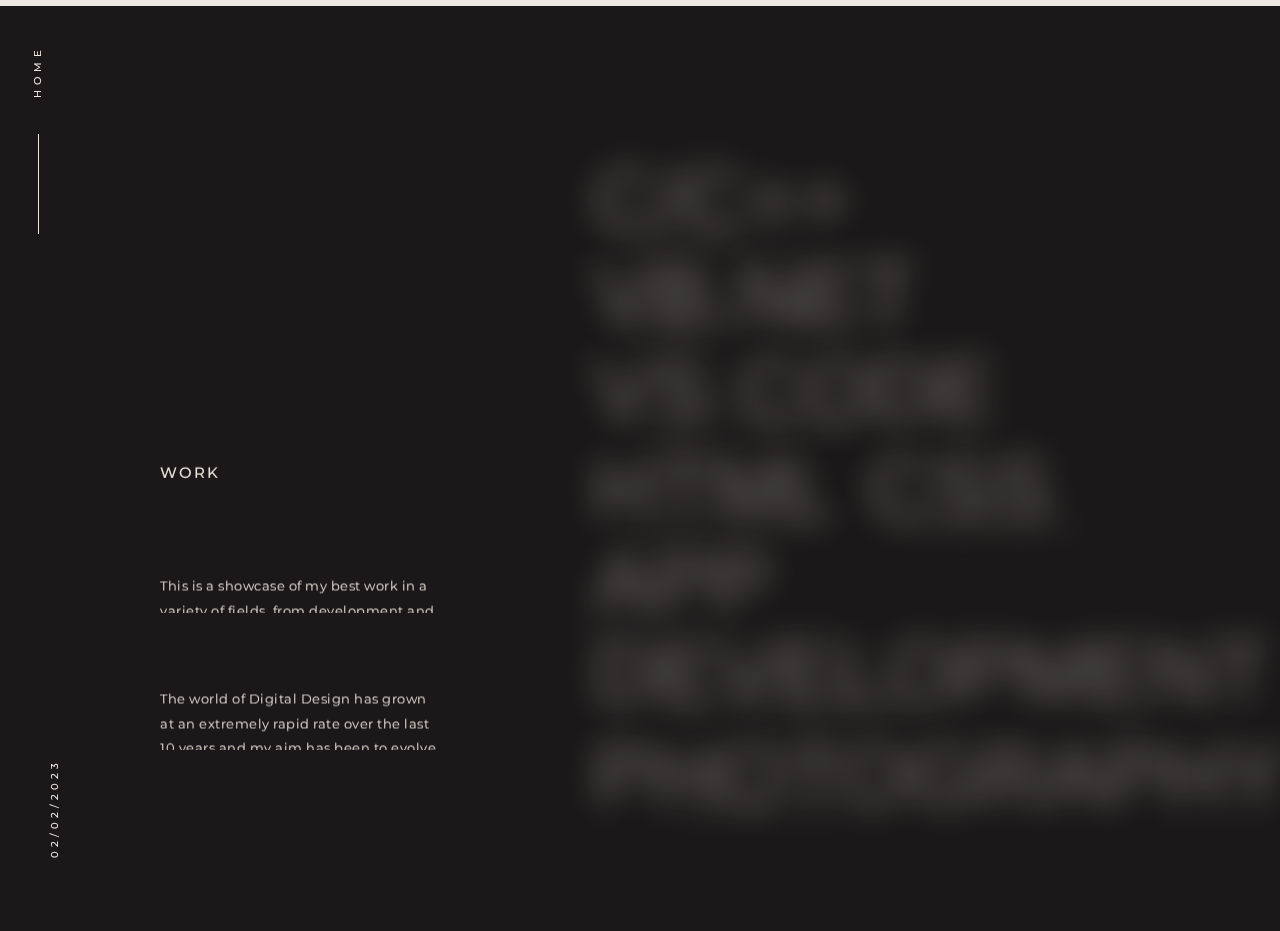
<file: Lauren Waller – Work.html>
<!DOCTYPE html>
<!-- saved from url=(0034)https://www.lauren-waller.com/work -->
<html data-wf-domain="www.lauren-waller.com" data-wf-page="5d1202780a78f74b4c475dd7"
  data-wf-site="5343bca08039b78d170002c4"
  class="w-mod-js w-mod-ix wf-montserrat-n8-active wf-montserrat-n1-active wf-montserrat-n9-active wf-montserrat-n5-active wf-montserrat-n2-active wf-montserrat-n4-active wf-montserrat-n6-active wf-montserrat-n7-active wf-montserrat-n3-active wf-montserrat-i6-active wf-montserrat-i3-active wf-montserrat-i9-active wf-montserrat-i2-active wf-montserrat-i1-active wf-montserrat-i5-active wf-montserrat-i7-active wf-montserrat-i8-active wf-montserrat-i4-active wf-ptserif-n4-active wf-ptserif-i4-active wf-ptserif-n7-active wf-ptserif-i7-active wf-cormorant-n7-active wf-cormorant-n6-active wf-cormorant-n4-active wf-cormorant-i4-active wf-cormorant-i6-active wf-cormorant-i7-active wf-worksans-n4-active wf-worksans-n6-active wf-worksans-n7-active wf-active">

<head>
  <meta http-equiv="Content-Type" content="text/html; charset=UTF-8">
  <style>
    .wf-force-outline-none[tabindex="-1"]:focus {
      outline: none;
    }
  </style>
  <title>Lauren Waller – Work</title>
  <meta
    content="A showcase of my best work in a variety of fields, from Graphic and Web Design, Webflow Development to Product Design and Management."
    name="description">
  <meta content="Lauren Waller – Work" property="og:title">
  <meta
    content="A showcase of my best work in a variety of fields, from Graphic and Web Design, Webflow Development to Product Design and Management."
    property="og:description">
  <meta
    content="https://uploads-ssl.webflow.com/5343bca08039b78d170002c4/627ccb7d6e911ecb3413a23c_laurenwaller-portfolio.jpg"
    property="og:image">
  <meta content="Lauren Waller – Work" property="twitter:title">
  <meta
    content="A showcase of my best work in a variety of fields, from Graphic and Web Design, Webflow Development to Product Design and Management."
    property="twitter:description">
  <meta
    content="https://uploads-ssl.webflow.com/5343bca08039b78d170002c4/627ccb7d6e911ecb3413a23c_laurenwaller-portfolio.jpg"
    property="twitter:image">
  <meta property="og:type" content="website">
  <meta content="summary_large_image" name="twitter:card">
  <meta content="width=device-width, initial-scale=1" name="viewport">
  <meta content="Webflow" name="generator">
  <link href="./Lauren Waller – Work_files/laurenwaller.webflow.f98402883.css" rel="stylesheet" type="text/css">
  <link href="https://fonts.googleapis.com/" rel="preconnect">
  <link href="https://fonts.gstatic.com/" rel="preconnect" crossorigin="anonymous">
  <script type="text/javascript" async="" src="./Lauren Waller – Work_files/analytics.js.download"></script>
  <script src="./Lauren Waller – Work_files/webfont.js.download" type="text/javascript"></script>
  <link rel="stylesheet" href="./Lauren Waller – Work_files/css" media="all">
  <script
    type="text/javascript">WebFont.load({ google: { families: ["Montserrat:100,100italic,200,200italic,300,300italic,400,400italic,500,500italic,600,600italic,700,700italic,800,800italic,900,900italic", "PT Serif:400,400italic,700,700italic", "Cormorant:regular,italic,600,600italic,700,700italic", "Work Sans:regular,600,700"] } });</script>
  <!--[if lt IE 9]><script src="https://cdnjs.cloudflare.com/ajax/libs/html5shiv/3.7.3/html5shiv.min.js" type="text/javascript"></script><![endif]-->
  <script
    type="text/javascript">!function (o, c) { var n = c.documentElement, t = " w-mod-"; n.className += t + "js", ("ontouchstart" in o || o.DocumentTouch && c instanceof DocumentTouch) && (n.className += t + "touch") }(window, document);</script>
  <link
    href="https://uploads-ssl.webflow.com/5343bca08039b78d170002c4/629e088a5141a87574e223c7_favicon-laurenwaller.png"
    rel="shortcut icon" type="image/x-icon">
  <link
    href="https://uploads-ssl.webflow.com/5343bca08039b78d170002c4/629e0904f6823c336cc4e3f7_webclip-laurenwaller.png"
    rel="apple-touch-icon">
  <script async="" src="./Lauren Waller – Work_files/js"></script>
  <script
    type="text/javascript">window.dataLayer = window.dataLayer || []; function gtag() { dataLayer.push(arguments); } gtag('js', new Date()); gtag('config', 'UA-147517524-1', { 'anonymize_ip': false });</script>
  <style>
    ::selection {
      background: #1a1919;
      color: #eee7e1;
    }

    ::-moz-selection {
      background: #1a1919;
      color: #eee7e1;
    }

    .work-content figure {
      box-shadow: 0 30px 60px rgba(0, 0, 0, 0.1);
      margin-bottom: 8em;
    }

    .work-content p {
      margin-bottom: 5em;
    }

    .work-content.work-content-alt figure {
      box-shadow: none;
    }

    .work-content ul,
    .work-content ol {
      font-size: 18px;
      line-height: 3;
      margin-left: auto;
      margin-right: auto;
      padding-left: 24px;
      margin-bottom: 5em;
      max-width: 768px;
    }

    .w-richtext figure.w-richtext-align-floatleft {
      margin-right: 0;
      width: 20%;
      padding-right: 1%;
      padding-left: 1%;
      box-shadow: none;
    }

    @media all and (max-width: 991px) {

      .work-content figure,
      .work-content p {
        margin-bottom: 2.5em;
      }

      .work-content figure {
        max-width: 100%;
      }

      .work-content ul,
      .work-content ol {
        font-size: 14px;
        line-height: 2;
        padding-left: 20px;
        margin-bottom: 2.5em;
        max-width: 90%;
      }
    }

    @media all and (min-width: 991px) and (max-width: 1024px) {

      .section-left {
        position: static;
        width: 100%;
        height: auto;
        padding-top: 30%;
      }

      .section-right {
        display: block;
        width: 100%;
        height: auto;
        padding-top: 0;
      }

      .content.content-main {
        padding-top: 0;
        margin-left: 0;
      }

      .nav {
        padding-top: 15%;
        padding-left: 0%;
      }

      .nav-item {
        display: block;
        padding-bottom: 5%;
      }

      .nav-link,
      .nav-link.is-pink {
        font-size: 18vw;
        letter-spacing: -5px;
      }

      .nav-underline {
        display: none;
      }

      .nav-left {
        width: 10%;
        padding-left: 6px;
      }

      .section-right.section-long {
        padding-top: 0%;
        padding-left: 0%;
      }

      .header.header-small {
        display: none;
      }
    }

    @media all and (min-width: 992px) and (max-width: 1600px) {

      .wrapper.wrapper-small {
        max-width: 95%;
        padding-left: 10%;
      }
    }

    @media all and (min-width: 1025px) and (max-width: 1439px) {

      .header.header-small {
        font-size: 10px;
        left: 10%;
        bottom: -7px;
        letter-spacing: 2px;
      }
    }
  </style>
</head>

<body class="bg-blue">
  <div class="background bg-pink bg-top" style="height: 0vh; width: 1349px;"></div>
  <div class="elements"><img src="./Lauren Waller – Work_files/5d6ecda47788c4cd1df8cead_type-bg.png" alt=""
      class="element-item"
      style="will-change: transform; transform: translate3d(-0.31487%, 0%, 0px) scale3d(1, 1, 1) rotateX(0deg) rotateY(0deg) rotateZ(0deg) skew(0deg, 0deg); transform-style: preserve-3d;">
  </div>
  <div class="container">
    <div class="nav-left">
      <div class="nav-left-item"><a href="index.html" class="nav-left-link is-pink">HOME</a></div>
      <div class="nav-line is-pink"></div>
      <div class="nav-left-item nav-copyright">
        <div class="copyright">02/02/2023</div>
      </div>
    </div>
    <div class="wrapper w-clearfix wf-section">
      <div class="section-left">
        <div class="content content-main">
          <div class="header-mask">
            <h1
              style="transform: translate3d(0px, 0px, 0px) scale3d(1, 1, 1) rotateX(0deg) rotateY(0deg) rotateZ(0deg) skew(0deg, 0deg); transform-style: preserve-3d;"
              class="header swipe-up">WORK</h1>
          </div>
          <div class="description-mask">
            <p style="transform: translate3d(0px, 0px, 0px) scale3d(1, 1, 1) rotateX(0deg) rotateY(0deg) rotateZ(0deg) skew(0deg, 0deg); transform-style: preserve-3d;"
              class="description">This is a showcase of my best work in a variety of fields, from development and Web Design
              to Product Design and Management.<br></p>
          </div>
          <div class="description-mask">
            <p style="transform: translate3d(0px, 0px, 0px) scale3d(1, 1, 1) rotateX(0deg) rotateY(0deg) rotateZ(0deg) skew(0deg, 0deg); transform-style: preserve-3d;"
              class="description">The world of Digital Design has grown at an extremely rapid rate over the last 10
              years and my aim has been to evolve with it. I’m learning and gaining new skills every day.<br></p>
          </div>
        </div>
      </div>
      <div class="section-right section-long">
        <div class="w-dyn-list">
          <div role="list" class="nav w-dyn-items">
            <div style="opacity: 1; filter: blur(0px);" role="listitem" class="nav-item w-dyn-item"><a
                data-w-id="530b5ec6-8420-f58e-1965-98b4edd9a63d" href="#"
                class="nav-link is-pink">c/c++ </a>
              <h1 class="header header-small">– backend Development</h1>
            </div>
            <div style="opacity: 1; filter: blur(0px);" role="listitem" class="nav-item w-dyn-item"><a
                data-w-id="530b5ec6-8420-f58e-1965-98b4edd9a63d"
                href="#" class="nav-link is-pink">VB.NET</a>
              <h1 class="header header-small">(Formerly known as Over) – Product Management</h1>
            </div>
            <div style="opacity: 1; filter: blur(0px);" role="listitem" class="nav-item w-dyn-item"><a
                data-w-id="530b5ec6-8420-f58e-1965-98b4edd9a63d" href="#"
                class="nav-link is-pink">VS CODE </a>
              <h1 class="header header-small">– Design &amp; Web Development</h1>
            </div>
            <div style="opacity: 1; filter: blur(0px);" role="listitem" class="nav-item w-dyn-item"><a
                data-w-id="530b5ec6-8420-f58e-1965-98b4edd9a63d" href="#"
                class="nav-link is-pink">html</a>
              <h1 class="header header-small">– Webflow Development</h1>
            </div>
            <div style="opacity: 1; filter: blur(0px);" role="listitem" class="nav-item w-dyn-item"><a
                data-w-id="530b5ec6-8420-f58e-1965-98b4edd9a63d" href="#"
                class="nav-link is-pink">Css</a>
              <h1 class="header header-small">– Front-End development</h1>
            </div>
            <div style="opacity: 1; filter: blur(0px);" role="listitem" class="nav-item w-dyn-item"><a
                data-w-id="530b5ec6-8420-f58e-1965-98b4edd9a63d" href="#"
                class="nav-link is-pink">app development</a>
              <h1 class="header header-small">– Website Design &amp; Development</h1>
            </div>
            <div style="opacity: 1; filter: blur(0px);" role="listitem" class="nav-item w-dyn-item"><a
                data-w-id="530b5ec6-8420-f58e-1965-98b4edd9a63d" href="#"
                class="nav-link is-pink">Photography</a>
              <h1 class="header header-small">– Photography &amp; Design</h1>
            </div>
          </div>
        </div>
      </div>
    </div>
  </div>
  <script src="./Lauren Waller – Work_files/jquery-3.5.1.min.dc5e7f18c8.js.download" type="text/javascript"
    integrity="sha256-9/aliU8dGd2tb6OSsuzixeV4y/faTqgFtohetphbbj0=" crossorigin="anonymous"></script>
  <script src="./Lauren Waller – Work_files/webflow.032aebeb1.js.download" type="text/javascript"></script>
  <!--[if lte IE 9]><script src="//cdnjs.cloudflare.com/ajax/libs/placeholders/3.0.2/placeholders.min.js"></script><![endif]-->
</body>

</html>
</file>
<file: Lauren Waller_files/laurenwaller.webflow.f98402883.css>
/* Generated on: Thu Nov 24 2022 12:49:11 GMT+0000 (Coordinated Universal Time) */
/* ==========================================================================
   normalize.css v3.0.3 | MIT License | github.com/necolas/normalize.css 
   ========================================================================== */
/*! normalize.css v3.0.3 | MIT License | github.com/necolas/normalize.css */html{font-family:sans-serif;-ms-text-size-adjust:100%;-webkit-text-size-adjust:100%}body{margin:0}article,aside,details,figcaption,figure,footer,header,hgroup,main,menu,nav,section,summary{display:block}audio,canvas,progress,video{display:inline-block;vertical-align:baseline}audio:not([controls]){display:none;height:0}[hidden],template{display:none}a{background-color:transparent}a:active,a:hover{outline:0}abbr[title]{border-bottom:1px dotted}b,strong{font-weight:bold}dfn{font-style:italic}h1{font-size:2em;margin:.67em 0}mark{background:#ff0;color:#000}small{font-size:80%}sub,sup{font-size:75%;line-height:0;position:relative;vertical-align:baseline}sup{top:-0.5em}sub{bottom:-0.25em}img{border:0}svg:not(:root){overflow:hidden}figure{margin:1em 40px}hr{box-sizing:content-box;height:0}pre{overflow:auto}code,kbd,pre,samp{font-family:monospace, monospace;font-size:1em}button,input,optgroup,select,textarea{color:inherit;font:inherit;margin:0}button{overflow:visible}button,select{text-transform:none}button,html input[type="button"],input[type="reset"]{-webkit-appearance:button;cursor:pointer}button[disabled],html input[disabled]{cursor:default}button::-moz-focus-inner,input::-moz-focus-inner{border:0;padding:0}input{line-height:normal}input[type='checkbox'],input[type='radio']{box-sizing:border-box;padding:0}input[type='number']::-webkit-inner-spin-button,input[type='number']::-webkit-outer-spin-button{height:auto}input[type='search']{-webkit-appearance:none}input[type='search']::-webkit-search-cancel-button,input[type='search']::-webkit-search-decoration{-webkit-appearance:none}fieldset{border:1px solid #c0c0c0;margin:0 2px;padding:.35em .625em .75em}legend{border:0;padding:0}textarea{overflow:auto}optgroup{font-weight:bold}table{border-collapse:collapse;border-spacing:0}td,th{padding:0}

/* ==========================================================================
   Start of base Webflow CSS - If you're looking for some ultra-clean CSS, skip the boilerplate and see the unminified code below.
   ========================================================================== */
@font-face{font-family:'webflow-icons';src:url("[data-uri]") format('truetype');font-weight:normal;font-style:normal}[class^="w-icon-"],[class*=" w-icon-"]{font-family:'webflow-icons' !important;speak:none;font-style:normal;font-weight:normal;font-variant:normal;text-transform:none;line-height:1;-webkit-font-smoothing:antialiased;-moz-osx-font-smoothing:grayscale}.w-icon-slider-right:before{content:"\e600"}.w-icon-slider-left:before{content:"\e601"}.w-icon-nav-menu:before{content:"\e602"}.w-icon-arrow-down:before,.w-icon-dropdown-toggle:before{content:"\e603"}.w-icon-file-upload-remove:before{content:"\e900"}.w-icon-file-upload-icon:before{content:"\e903"}*{-webkit-box-sizing:border-box;-moz-box-sizing:border-box;box-sizing:border-box}html{height:100%}body{margin:0;min-height:100%;background-color:#fff;font-family:Arial,sans-serif;font-size:14px;line-height:20px;color:#333}img{max-width:100%;vertical-align:middle;display:inline-block}html.w-mod-touch *{background-attachment:scroll !important}.w-block{display:block}.w-inline-block{max-width:100%;display:inline-block}.w-clearfix:before,.w-clearfix:after{content:" ";display:table;grid-column-start:1;grid-row-start:1;grid-column-end:2;grid-row-end:2}.w-clearfix:after{clear:both}.w-hidden{display:none}.w-button{display:inline-block;padding:9px 15px;background-color:#3898EC;color:white;border:0;line-height:inherit;text-decoration:none;cursor:pointer;border-radius:0}input.w-button{-webkit-appearance:button}html[data-w-dynpage] [data-w-cloak]{color:transparent !important}.w-webflow-badge,.w-webflow-badge *{position:static;left:auto;top:auto;right:auto;bottom:auto;z-index:auto;display:block;visibility:visible;overflow:visible;overflow-x:visible;overflow-y:visible;box-sizing:border-box;width:auto;height:auto;max-height:none;max-width:none;min-height:0;min-width:0;margin:0;padding:0;float:none;clear:none;border:0 none transparent;border-radius:0;background:none;background-image:none;background-position:0% 0%;background-size:auto auto;background-repeat:repeat;background-origin:padding-box;background-clip:border-box;background-attachment:scroll;background-color:transparent;box-shadow:none;opacity:1;transform:none;transition:none;direction:ltr;font-family:inherit;font-weight:inherit;color:inherit;font-size:inherit;line-height:inherit;font-style:inherit;font-variant:inherit;text-align:inherit;letter-spacing:inherit;text-decoration:inherit;text-indent:0;text-transform:inherit;list-style-type:disc;text-shadow:none;font-smoothing:auto;vertical-align:baseline;cursor:inherit;white-space:inherit;word-break:normal;word-spacing:normal;word-wrap:normal}.w-webflow-badge{position:fixed !important;display:inline-block !important;visibility:visible !important;z-index:2147483647 !important;top:auto !important;right:12px !important;bottom:12px !important;left:auto !important;color:#AAADB0 !important;background-color:#fff !important;border-radius:3px !important;padding:6px 8px 6px 6px !important;font-size:12px !important;opacity:1 !important;line-height:14px !important;text-decoration:none !important;transform:none !important;margin:0 !important;width:auto !important;height:auto !important;overflow:visible !important;white-space:nowrap;box-shadow:0 0 0 1px rgba(0,0,0,0.1),0 1px 3px rgba(0,0,0,0.1);cursor:pointer}.w-webflow-badge>img{display:inline-block !important;visibility:visible !important;opacity:1 !important;vertical-align:middle !important}h1,h2,h3,h4,h5,h6{font-weight:bold;margin-bottom:10px}h1{font-size:38px;line-height:44px;margin-top:20px}h2{font-size:32px;line-height:36px;margin-top:20px}h3{font-size:24px;line-height:30px;margin-top:20px}h4{font-size:18px;line-height:24px;margin-top:10px}h5{font-size:14px;line-height:20px;margin-top:10px}h6{font-size:12px;line-height:18px;margin-top:10px}p{margin-top:0;margin-bottom:10px}blockquote{margin:0 0 10px 0;padding:10px 20px;border-left:5px solid #E2E2E2;font-size:18px;line-height:22px}figure{margin:0;margin-bottom:10px}figcaption{margin-top:5px;text-align:center}ul,ol{margin-top:0px;margin-bottom:10px;padding-left:40px}.w-list-unstyled{padding-left:0;list-style:none}.w-embed:before,.w-embed:after{content:" ";display:table;grid-column-start:1;grid-row-start:1;grid-column-end:2;grid-row-end:2}.w-embed:after{clear:both}.w-video{width:100%;position:relative;padding:0}.w-video iframe,.w-video object,.w-video embed{position:absolute;top:0;left:0;width:100%;height:100%;border:none}fieldset{padding:0;margin:0;border:0}button,[type='button'],[type='reset']{border:0;cursor:pointer;-webkit-appearance:button}.w-form{margin:0 0 15px}.w-form-done{display:none;padding:20px;text-align:center;background-color:#dddddd}.w-form-fail{display:none;margin-top:10px;padding:10px;background-color:#ffdede}label{display:block;margin-bottom:5px;font-weight:bold}.w-input,.w-select{display:block;width:100%;height:38px;padding:8px 12px;margin-bottom:10px;font-size:14px;line-height:1.42857143;color:#333333;vertical-align:middle;background-color:#ffffff;border:1px solid #cccccc}.w-input:-moz-placeholder,.w-select:-moz-placeholder{color:#999}.w-input::-moz-placeholder,.w-select::-moz-placeholder{color:#999;opacity:1}.w-input:-ms-input-placeholder,.w-select:-ms-input-placeholder{color:#999}.w-input::-webkit-input-placeholder,.w-select::-webkit-input-placeholder{color:#999}.w-input:focus,.w-select:focus{border-color:#3898EC;outline:0}.w-input[disabled],.w-select[disabled],.w-input[readonly],.w-select[readonly],fieldset[disabled] .w-input,fieldset[disabled] .w-select{cursor:not-allowed}.w-input[disabled]:not(.w-input-disabled),.w-select[disabled]:not(.w-input-disabled),.w-input[readonly],.w-select[readonly],fieldset[disabled]:not(.w-input-disabled) .w-input,fieldset[disabled]:not(.w-input-disabled) .w-select{background-color:#eeeeee}textarea.w-input,textarea.w-select{height:auto}.w-select{background-color:#f3f3f3}.w-select[multiple]{height:auto}.w-form-label{display:inline-block;cursor:pointer;font-weight:normal;margin-bottom:0px}.w-radio{display:block;margin-bottom:5px;padding-left:20px}.w-radio:before,.w-radio:after{content:" ";display:table;grid-column-start:1;grid-row-start:1;grid-column-end:2;grid-row-end:2}.w-radio:after{clear:both}.w-radio-input{margin:4px 0 0;margin-top:1px \9;line-height:normal;float:left;margin-left:-20px}.w-radio-input{margin-top:3px}.w-file-upload{display:block;margin-bottom:10px}.w-file-upload-input{width:.1px;height:.1px;opacity:0;overflow:hidden;position:absolute;z-index:-100}.w-file-upload-default,.w-file-upload-uploading,.w-file-upload-success{display:inline-block;color:#333333}.w-file-upload-error{display:block;margin-top:10px}.w-file-upload-default.w-hidden,.w-file-upload-uploading.w-hidden,.w-file-upload-error.w-hidden,.w-file-upload-success.w-hidden{display:none}.w-file-upload-uploading-btn{display:flex;font-size:14px;font-weight:normal;cursor:pointer;margin:0;padding:8px 12px;border:1px solid #cccccc;background-color:#fafafa}.w-file-upload-file{display:flex;flex-grow:1;justify-content:space-between;margin:0;padding:8px 9px 8px 11px;border:1px solid #cccccc;background-color:#fafafa}.w-file-upload-file-name{font-size:14px;font-weight:normal;display:block}.w-file-remove-link{margin-top:3px;margin-left:10px;width:auto;height:auto;padding:3px;display:block;cursor:pointer}.w-icon-file-upload-remove{margin:auto;font-size:10px}.w-file-upload-error-msg{display:inline-block;color:#ea384c;padding:2px 0}.w-file-upload-info{display:inline-block;line-height:38px;padding:0 12px}.w-file-upload-label{display:inline-block;font-size:14px;font-weight:normal;cursor:pointer;margin:0;padding:8px 12px;border:1px solid #cccccc;background-color:#fafafa}.w-icon-file-upload-icon,.w-icon-file-upload-uploading{display:inline-block;margin-right:8px;width:20px}.w-icon-file-upload-uploading{height:20px}.w-container{margin-left:auto;margin-right:auto;max-width:940px}.w-container:before,.w-container:after{content:" ";display:table;grid-column-start:1;grid-row-start:1;grid-column-end:2;grid-row-end:2}.w-container:after{clear:both}.w-container .w-row{margin-left:-10px;margin-right:-10px}.w-row:before,.w-row:after{content:" ";display:table;grid-column-start:1;grid-row-start:1;grid-column-end:2;grid-row-end:2}.w-row:after{clear:both}.w-row .w-row{margin-left:0;margin-right:0}.w-col{position:relative;float:left;width:100%;min-height:1px;padding-left:10px;padding-right:10px}.w-col .w-col{padding-left:0;padding-right:0}.w-col-1{width:8.33333333%}.w-col-2{width:16.66666667%}.w-col-3{width:25%}.w-col-4{width:33.33333333%}.w-col-5{width:41.66666667%}.w-col-6{width:50%}.w-col-7{width:58.33333333%}.w-col-8{width:66.66666667%}.w-col-9{width:75%}.w-col-10{width:83.33333333%}.w-col-11{width:91.66666667%}.w-col-12{width:100%}.w-hidden-main{display:none !important}@media screen and (max-width:991px){.w-container{max-width:728px}.w-hidden-main{display:inherit !important}.w-hidden-medium{display:none !important}.w-col-medium-1{width:8.33333333%}.w-col-medium-2{width:16.66666667%}.w-col-medium-3{width:25%}.w-col-medium-4{width:33.33333333%}.w-col-medium-5{width:41.66666667%}.w-col-medium-6{width:50%}.w-col-medium-7{width:58.33333333%}.w-col-medium-8{width:66.66666667%}.w-col-medium-9{width:75%}.w-col-medium-10{width:83.33333333%}.w-col-medium-11{width:91.66666667%}.w-col-medium-12{width:100%}.w-col-stack{width:100%;left:auto;right:auto}}@media screen and (max-width:767px){.w-hidden-main{display:inherit !important}.w-hidden-medium{display:inherit !important}.w-hidden-small{display:none !important}.w-row,.w-container .w-row{margin-left:0;margin-right:0}.w-col{width:100%;left:auto;right:auto}.w-col-small-1{width:8.33333333%}.w-col-small-2{width:16.66666667%}.w-col-small-3{width:25%}.w-col-small-4{width:33.33333333%}.w-col-small-5{width:41.66666667%}.w-col-small-6{width:50%}.w-col-small-7{width:58.33333333%}.w-col-small-8{width:66.66666667%}.w-col-small-9{width:75%}.w-col-small-10{width:83.33333333%}.w-col-small-11{width:91.66666667%}.w-col-small-12{width:100%}}@media screen and (max-width:479px){.w-container{max-width:none}.w-hidden-main{display:inherit !important}.w-hidden-medium{display:inherit !important}.w-hidden-small{display:inherit !important}.w-hidden-tiny{display:none !important}.w-col{width:100%}.w-col-tiny-1{width:8.33333333%}.w-col-tiny-2{width:16.66666667%}.w-col-tiny-3{width:25%}.w-col-tiny-4{width:33.33333333%}.w-col-tiny-5{width:41.66666667%}.w-col-tiny-6{width:50%}.w-col-tiny-7{width:58.33333333%}.w-col-tiny-8{width:66.66666667%}.w-col-tiny-9{width:75%}.w-col-tiny-10{width:83.33333333%}.w-col-tiny-11{width:91.66666667%}.w-col-tiny-12{width:100%}}.w-widget{position:relative}.w-widget-map{width:100%;height:400px}.w-widget-map label{width:auto;display:inline}.w-widget-map img{max-width:inherit}.w-widget-map .gm-style-iw{text-align:center}.w-widget-map .gm-style-iw>button{display:none !important}.w-widget-twitter{overflow:hidden}.w-widget-twitter-count-shim{display:inline-block;vertical-align:top;position:relative;width:28px;height:20px;text-align:center;background:white;border:#758696 solid 1px;border-radius:3px}.w-widget-twitter-count-shim *{pointer-events:none;-webkit-user-select:none;-moz-user-select:none;-ms-user-select:none;user-select:none}.w-widget-twitter-count-shim .w-widget-twitter-count-inner{position:relative;font-size:15px;line-height:12px;text-align:center;color:#999;font-family:serif}.w-widget-twitter-count-shim .w-widget-twitter-count-clear{position:relative;display:block}.w-widget-twitter-count-shim.w--large{width:36px;height:28px}.w-widget-twitter-count-shim.w--large .w-widget-twitter-count-inner{font-size:18px;line-height:18px}.w-widget-twitter-count-shim:not(.w--vertical){margin-left:5px;margin-right:8px}.w-widget-twitter-count-shim:not(.w--vertical).w--large{margin-left:6px}.w-widget-twitter-count-shim:not(.w--vertical):before,.w-widget-twitter-count-shim:not(.w--vertical):after{top:50%;left:0;border:solid transparent;content:' ';height:0;width:0;position:absolute;pointer-events:none}.w-widget-twitter-count-shim:not(.w--vertical):before{border-color:rgba(117,134,150,0);border-right-color:#5d6c7b;border-width:4px;margin-left:-9px;margin-top:-4px}.w-widget-twitter-count-shim:not(.w--vertical).w--large:before{border-width:5px;margin-left:-10px;margin-top:-5px}.w-widget-twitter-count-shim:not(.w--vertical):after{border-color:rgba(255,255,255,0);border-right-color:white;border-width:4px;margin-left:-8px;margin-top:-4px}.w-widget-twitter-count-shim:not(.w--vertical).w--large:after{border-width:5px;margin-left:-9px;margin-top:-5px}.w-widget-twitter-count-shim.w--vertical{width:61px;height:33px;margin-bottom:8px}.w-widget-twitter-count-shim.w--vertical:before,.w-widget-twitter-count-shim.w--vertical:after{top:100%;left:50%;border:solid transparent;content:' ';height:0;width:0;position:absolute;pointer-events:none}.w-widget-twitter-count-shim.w--vertical:before{border-color:rgba(117,134,150,0);border-top-color:#5d6c7b;border-width:5px;margin-left:-5px}.w-widget-twitter-count-shim.w--vertical:after{border-color:rgba(255,255,255,0);border-top-color:white;border-width:4px;margin-left:-4px}.w-widget-twitter-count-shim.w--vertical .w-widget-twitter-count-inner{font-size:18px;line-height:22px}.w-widget-twitter-count-shim.w--vertical.w--large{width:76px}.w-background-video{position:relative;overflow:hidden;height:500px;color:white}.w-background-video>video{background-size:cover;background-position:50% 50%;position:absolute;margin:auto;width:100%;height:100%;right:-100%;bottom:-100%;top:-100%;left:-100%;object-fit:cover;z-index:-100}.w-background-video>video::-webkit-media-controls-start-playback-button{display:none !important;-webkit-appearance:none}.w-background-video--control{position:absolute;bottom:1em;right:1em;background-color:transparent;padding:0}.w-background-video--control>[hidden]{display:none !important}.w-slider{position:relative;height:300px;text-align:center;background:#dddddd;clear:both;-webkit-tap-highlight-color:rgba(0,0,0,0);tap-highlight-color:rgba(0,0,0,0)}.w-slider-mask{position:relative;display:block;overflow:hidden;z-index:1;left:0;right:0;height:100%;white-space:nowrap}.w-slide{position:relative;display:inline-block;vertical-align:top;width:100%;height:100%;white-space:normal;text-align:left}.w-slider-nav{position:absolute;z-index:2;top:auto;right:0;bottom:0;left:0;margin:auto;padding-top:10px;height:40px;text-align:center;-webkit-tap-highlight-color:rgba(0,0,0,0);tap-highlight-color:rgba(0,0,0,0)}.w-slider-nav.w-round>div{border-radius:100%}.w-slider-nav.w-num>div{width:auto;height:auto;padding:.2em .5em;font-size:inherit;line-height:inherit}.w-slider-nav.w-shadow>div{box-shadow:0 0 3px rgba(51,51,51,0.4)}.w-slider-nav-invert{color:#fff}.w-slider-nav-invert>div{background-color:rgba(34,34,34,0.4)}.w-slider-nav-invert>div.w-active{background-color:#222}.w-slider-dot{position:relative;display:inline-block;width:1em;height:1em;background-color:rgba(255,255,255,0.4);cursor:pointer;margin:0 3px .5em;transition:background-color 100ms,color 100ms}.w-slider-dot.w-active{background-color:#fff}.w-slider-dot:focus{outline:none;box-shadow:0 0 0 2px #fff}.w-slider-dot:focus.w-active{box-shadow:none}.w-slider-arrow-left,.w-slider-arrow-right{position:absolute;width:80px;top:0;right:0;bottom:0;left:0;margin:auto;cursor:pointer;overflow:hidden;color:white;font-size:40px;-webkit-tap-highlight-color:rgba(0,0,0,0);tap-highlight-color:rgba(0,0,0,0);-webkit-user-select:none;-moz-user-select:none;-ms-user-select:none;user-select:none}.w-slider-arrow-left [class^='w-icon-'],.w-slider-arrow-right [class^='w-icon-'],.w-slider-arrow-left [class*=' w-icon-'],.w-slider-arrow-right [class*=' w-icon-']{position:absolute}.w-slider-arrow-left:focus,.w-slider-arrow-right:focus{outline:0}.w-slider-arrow-left{z-index:3;right:auto}.w-slider-arrow-right{z-index:4;left:auto}.w-icon-slider-left,.w-icon-slider-right{top:0;right:0;bottom:0;left:0;margin:auto;width:1em;height:1em}.w-slider-aria-label{border:0;clip:rect(0 0 0 0);height:1px;margin:-1px;overflow:hidden;padding:0;position:absolute;width:1px}.w-slider-force-show{display:block !important}.w-dropdown{display:inline-block;position:relative;text-align:left;margin-left:auto;margin-right:auto;z-index:900}.w-dropdown-btn,.w-dropdown-toggle,.w-dropdown-link{position:relative;vertical-align:top;text-decoration:none;color:#222222;padding:20px;text-align:left;margin-left:auto;margin-right:auto;white-space:nowrap}.w-dropdown-toggle{-webkit-user-select:none;-moz-user-select:none;-ms-user-select:none;user-select:none;display:inline-block;cursor:pointer;padding-right:40px}.w-dropdown-toggle:focus{outline:0}.w-icon-dropdown-toggle{position:absolute;top:0;right:0;bottom:0;margin:auto;margin-right:20px;width:1em;height:1em}.w-dropdown-list{position:absolute;background:#dddddd;display:none;min-width:100%}.w-dropdown-list.w--open{display:block}.w-dropdown-link{padding:10px 20px;display:block;color:#222222}.w-dropdown-link.w--current{color:#0082f3}.w-dropdown-link:focus{outline:0}@media screen and (max-width:767px){.w-nav-brand{padding-left:10px}}.w-lightbox-backdrop{color:#000;cursor:auto;font-family:serif;font-size:medium;font-style:normal;font-variant:normal;font-weight:normal;letter-spacing:normal;line-height:normal;list-style:disc;text-align:start;text-indent:0;text-shadow:none;text-transform:none;visibility:visible;white-space:normal;word-break:normal;word-spacing:normal;word-wrap:normal;position:fixed;top:0;right:0;bottom:0;left:0;color:#fff;font-family:"Helvetica Neue",Helvetica,Ubuntu,"Segoe UI",Verdana,sans-serif;font-size:17px;line-height:1.2;font-weight:300;text-align:center;background:rgba(0,0,0,0.9);z-index:2000;outline:0;opacity:0;-webkit-user-select:none;-moz-user-select:none;-ms-user-select:none;-webkit-tap-highlight-color:transparent;-webkit-transform:translate(0, 0)}.w-lightbox-backdrop,.w-lightbox-container{height:100%;overflow:auto;-webkit-overflow-scrolling:touch}.w-lightbox-content{position:relative;height:100vh;overflow:hidden}.w-lightbox-view{position:absolute;width:100vw;height:100vh;opacity:0}.w-lightbox-view:before{content:"";height:100vh}.w-lightbox-group,.w-lightbox-group .w-lightbox-view,.w-lightbox-group .w-lightbox-view:before{height:86vh}.w-lightbox-frame,.w-lightbox-view:before{display:inline-block;vertical-align:middle}.w-lightbox-figure{position:relative;margin:0}.w-lightbox-group .w-lightbox-figure{cursor:pointer}.w-lightbox-img{width:auto;height:auto;max-width:none}.w-lightbox-image{display:block;float:none;max-width:100vw;max-height:100vh}.w-lightbox-group .w-lightbox-image{max-height:86vh}.w-lightbox-caption{position:absolute;right:0;bottom:0;left:0;padding:.5em 1em;background:rgba(0,0,0,0.4);text-align:left;text-overflow:ellipsis;white-space:nowrap;overflow:hidden}.w-lightbox-embed{position:absolute;top:0;right:0;bottom:0;left:0;width:100%;height:100%}.w-lightbox-control{position:absolute;top:0;width:4em;background-size:24px;background-repeat:no-repeat;background-position:center;cursor:pointer;-webkit-transition:all .3s;transition:all .3s}.w-lightbox-left{display:none;bottom:0;left:0;background-image:url("[data-uri]")}.w-lightbox-right{display:none;right:0;bottom:0;background-image:url("[data-uri]")}.w-lightbox-close{right:0;height:2.6em;background-image:url("[data-uri]");background-size:18px}.w-lightbox-strip{position:absolute;bottom:0;left:0;right:0;padding:0 1vh;line-height:0;white-space:nowrap;overflow-x:auto;overflow-y:hidden}.w-lightbox-item{display:inline-block;width:10vh;padding:2vh 1vh;box-sizing:content-box;cursor:pointer;-webkit-transform:translate3d(0, 0, 0)}.w-lightbox-active{opacity:.3}.w-lightbox-thumbnail{position:relative;height:10vh;background:#222;overflow:hidden}.w-lightbox-thumbnail-image{position:absolute;top:0;left:0}.w-lightbox-thumbnail .w-lightbox-tall{top:50%;width:100%;-webkit-transform:translate(0, -50%);-ms-transform:translate(0, -50%);transform:translate(0, -50%)}.w-lightbox-thumbnail .w-lightbox-wide{left:50%;height:100%;-webkit-transform:translate(-50%, 0);-ms-transform:translate(-50%, 0);transform:translate(-50%, 0)}.w-lightbox-spinner{position:absolute;top:50%;left:50%;box-sizing:border-box;width:40px;height:40px;margin-top:-20px;margin-left:-20px;border:5px solid rgba(0,0,0,0.4);border-radius:50%;-webkit-animation:spin .8s infinite linear;animation:spin .8s infinite linear}.w-lightbox-spinner:after{content:"";position:absolute;top:-4px;right:-4px;bottom:-4px;left:-4px;border:3px solid transparent;border-bottom-color:#fff;border-radius:50%}.w-lightbox-hide{display:none}.w-lightbox-noscroll{overflow:hidden}@media (min-width:768px){.w-lightbox-content{height:96vh;margin-top:2vh}.w-lightbox-view,.w-lightbox-view:before{height:96vh}.w-lightbox-group,.w-lightbox-group .w-lightbox-view,.w-lightbox-group .w-lightbox-view:before{height:84vh}.w-lightbox-image{max-width:96vw;max-height:96vh}.w-lightbox-group .w-lightbox-image{max-width:82.3vw;max-height:84vh}.w-lightbox-left,.w-lightbox-right{display:block;opacity:.5}.w-lightbox-close{opacity:.8}.w-lightbox-control:hover{opacity:1}}.w-lightbox-inactive,.w-lightbox-inactive:hover{opacity:0}.w-richtext:before,.w-richtext:after{content:" ";display:table;grid-column-start:1;grid-row-start:1;grid-column-end:2;grid-row-end:2}.w-richtext:after{clear:both}.w-richtext[contenteditable="true"]:before,.w-richtext[contenteditable="true"]:after{white-space:initial}.w-richtext ol,.w-richtext ul{overflow:hidden}.w-richtext .w-richtext-figure-selected.w-richtext-figure-type-video div:after,.w-richtext .w-richtext-figure-selected[data-rt-type="video"] div:after{outline:2px solid #2895f7}.w-richtext .w-richtext-figure-selected.w-richtext-figure-type-image div,.w-richtext .w-richtext-figure-selected[data-rt-type="image"] div{outline:2px solid #2895f7}.w-richtext figure.w-richtext-figure-type-video>div:after,.w-richtext figure[data-rt-type="video"]>div:after{content:'';position:absolute;display:none;left:0;top:0;right:0;bottom:0}.w-richtext figure{position:relative;max-width:60%}.w-richtext figure>div:before{cursor:default!important}.w-richtext figure img{width:100%}.w-richtext figure figcaption.w-richtext-figcaption-placeholder{opacity:.6}.w-richtext figure div{font-size:0px;color:transparent}.w-richtext figure.w-richtext-figure-type-image,.w-richtext figure[data-rt-type="image"]{display:table}.w-richtext figure.w-richtext-figure-type-image>div,.w-richtext figure[data-rt-type="image"]>div{display:inline-block}.w-richtext figure.w-richtext-figure-type-image>figcaption,.w-richtext figure[data-rt-type="image"]>figcaption{display:table-caption;caption-side:bottom}.w-richtext figure.w-richtext-figure-type-video,.w-richtext figure[data-rt-type="video"]{width:60%;height:0}.w-richtext figure.w-richtext-figure-type-video iframe,.w-richtext figure[data-rt-type="video"] iframe{position:absolute;top:0;left:0;width:100%;height:100%}.w-richtext figure.w-richtext-figure-type-video>div,.w-richtext figure[data-rt-type="video"]>div{width:100%}.w-richtext figure.w-richtext-align-center{margin-right:auto;margin-left:auto;clear:both}.w-richtext figure.w-richtext-align-center.w-richtext-figure-type-image>div,.w-richtext figure.w-richtext-align-center[data-rt-type="image"]>div{max-width:100%}.w-richtext figure.w-richtext-align-normal{clear:both}.w-richtext figure.w-richtext-align-fullwidth{width:100%;max-width:100%;text-align:center;clear:both;display:block;margin-right:auto;margin-left:auto}.w-richtext figure.w-richtext-align-fullwidth>div{display:inline-block;padding-bottom:inherit}.w-richtext figure.w-richtext-align-fullwidth>figcaption{display:block}.w-richtext figure.w-richtext-align-floatleft{float:left;margin-right:15px;clear:none}.w-richtext figure.w-richtext-align-floatright{float:right;margin-left:15px;clear:none}.w-nav{position:relative;background:#dddddd;z-index:1000}.w-nav:before,.w-nav:after{content:" ";display:table;grid-column-start:1;grid-row-start:1;grid-column-end:2;grid-row-end:2}.w-nav:after{clear:both}.w-nav-brand{position:relative;float:left;text-decoration:none;color:#333333}.w-nav-link{position:relative;display:inline-block;vertical-align:top;text-decoration:none;color:#222222;padding:20px;text-align:left;margin-left:auto;margin-right:auto}.w-nav-link.w--current{color:#0082f3}.w-nav-menu{position:relative;float:right}[data-nav-menu-open]{display:block !important;position:absolute;top:100%;left:0;right:0;background:#C8C8C8;text-align:center;overflow:visible;min-width:200px}.w--nav-link-open{display:block;position:relative}.w-nav-overlay{position:absolute;overflow:hidden;display:none;top:100%;left:0;right:0;width:100%}.w-nav-overlay [data-nav-menu-open]{top:0}.w-nav[data-animation="over-left"] .w-nav-overlay{width:auto}.w-nav[data-animation="over-left"] .w-nav-overlay,.w-nav[data-animation="over-left"] [data-nav-menu-open]{right:auto;z-index:1;top:0}.w-nav[data-animation="over-right"] .w-nav-overlay{width:auto}.w-nav[data-animation="over-right"] .w-nav-overlay,.w-nav[data-animation="over-right"] [data-nav-menu-open]{left:auto;z-index:1;top:0}.w-nav-button{position:relative;float:right;padding:18px;font-size:24px;display:none;cursor:pointer;-webkit-tap-highlight-color:rgba(0,0,0,0);tap-highlight-color:rgba(0,0,0,0);-webkit-user-select:none;-moz-user-select:none;-ms-user-select:none;user-select:none}.w-nav-button:focus{outline:0}.w-nav-button.w--open{background-color:#C8C8C8;color:white}.w-nav[data-collapse="all"] .w-nav-menu{display:none}.w-nav[data-collapse="all"] .w-nav-button{display:block}.w--nav-dropdown-open{display:block}.w--nav-dropdown-toggle-open{display:block}.w--nav-dropdown-list-open{position:static}@media screen and (max-width:991px){.w-nav[data-collapse="medium"] .w-nav-menu{display:none}.w-nav[data-collapse="medium"] .w-nav-button{display:block}}@media screen and (max-width:767px){.w-nav[data-collapse="small"] .w-nav-menu{display:none}.w-nav[data-collapse="small"] .w-nav-button{display:block}.w-nav-brand{padding-left:10px}}@media screen and (max-width:479px){.w-nav[data-collapse="tiny"] .w-nav-menu{display:none}.w-nav[data-collapse="tiny"] .w-nav-button{display:block}}.w-tabs{position:relative}.w-tabs:before,.w-tabs:after{content:" ";display:table;grid-column-start:1;grid-row-start:1;grid-column-end:2;grid-row-end:2}.w-tabs:after{clear:both}.w-tab-menu{position:relative}.w-tab-link{position:relative;display:inline-block;vertical-align:top;text-decoration:none;padding:9px 30px;text-align:left;cursor:pointer;color:#222222;background-color:#dddddd}.w-tab-link.w--current{background-color:#C8C8C8}.w-tab-link:focus{outline:0}.w-tab-content{position:relative;display:block;overflow:hidden}.w-tab-pane{position:relative;display:none}.w--tab-active{display:block}@media screen and (max-width:479px){.w-tab-link{display:block}}.w-ix-emptyfix:after{content:""}@keyframes spin{0%{transform:rotate(0deg)}100%{transform:rotate(360deg)}}.w-dyn-empty{padding:10px;background-color:#dddddd}.w-dyn-hide{display:none !important}.w-dyn-bind-empty{display:none !important}.w-condition-invisible{display:none !important}.wf-layout-layout{display:grid !important}

/* ==========================================================================
   Start of custom Webflow CSS
   ========================================================================== */
body {
  background-color: #fff;
  font-family: Montserrat, sans-serif;
  color: #333;
  font-size: 12px;
  line-height: 20px;
}

h1 {
  margin: 52px 0px 35px;
  padding-bottom: 0px;
  font-family: 'Grandslang roman', sans-serif;
  font-size: 38px;
  line-height: 44px;
  font-weight: 700;
}

h2 {
  margin: 10px 0px;
  font-size: 32px;
  line-height: 36px;
  font-weight: 700;
}

h3 {
  max-width: 768px;
  margin: 80px auto 4%;
  font-family: 'Grandslang roman', sans-serif;
  font-size: 56px;
  line-height: 1.4;
  font-weight: 300;
  text-transform: uppercase;
}

h4 {
  margin: 10px 0px;
  font-size: 18px;
  line-height: 24px;
  font-weight: 700;
}

h5 {
  max-width: 768px;
  margin: 50px auto 16px;
  font-family: Montserrat, sans-serif;
  font-size: 15px;
  line-height: 20px;
  font-weight: 600;
  letter-spacing: 2px;
  text-transform: uppercase;
}

h6 {
  margin: 10px 0px;
  font-size: 12px;
  line-height: 18px;
  font-weight: 700;
}

p {
  max-width: 768px;
  margin: 0 auto 14px;
  font-family: Montserrat, sans-serif;
  font-size: 17px;
  line-height: 2em;
  font-weight: 400;
  letter-spacing: 0.5px;
}

a {
  border-bottom: 2px solid #000;
  -webkit-transition: border-color 250ms ease;
  transition: border-color 250ms ease;
  color: #000;
  text-decoration: none;
}

a:hover {
  border-bottom-color: transparent;
  text-decoration: line-through;
}

blockquote {
  max-width: 768px;
  margin-right: auto;
  margin-bottom: 2em;
  margin-left: auto;
  padding: 10px 0px;
  border: 1px none #000;
  border-radius: 0px;
  font-family: 'Grandslang roman', sans-serif;
  font-size: 40px;
  line-height: 1.3em;
  font-weight: 300;
}

.container {
  position: relative;
  z-index: 500;
}

.bg-blue {
  background-color: #1a1818;
  color: #ece7e1;
}

.wrapper {
  position: relative;
  max-width: 90%;
  margin-right: auto;
  margin-left: auto;
  padding-right: 5%;
  padding-left: 10%;
}

.wrapper.wrapper-small {
  max-width: 65%;
  padding-left: 5%;
}

.section-left {
  position: fixed;
  display: -webkit-box;
  display: -webkit-flex;
  display: -ms-flexbox;
  display: flex;
  width: 25%;
  height: 100vh;
  -webkit-box-orient: vertical;
  -webkit-box-direction: normal;
  -webkit-flex-direction: column;
  -ms-flex-direction: column;
  flex-direction: column;
  -webkit-box-pack: center;
  -webkit-justify-content: center;
  -ms-flex-pack: center;
  justify-content: center;
  -webkit-box-align: start;
  -webkit-align-items: flex-start;
  -ms-flex-align: start;
  align-items: flex-start;
}

.section-left.section-long {
  position: relative;
  width: 100%;
  height: auto;
  max-width: 768px;
  padding-top: 10%;
  padding-bottom: 12%;
}

.section-right {
  position: relative;
  left: auto;
  top: 0%;
  right: 0%;
  bottom: 0%;
  display: -webkit-box;
  display: -webkit-flex;
  display: -ms-flexbox;
  display: flex;
  width: 65%;
  height: 90vh;
  padding-top: 5vh;
  float: right;
  -webkit-box-orient: vertical;
  -webkit-box-direction: normal;
  -webkit-flex-direction: column;
  -ms-flex-direction: column;
  flex-direction: column;
  -webkit-box-pack: center;
  -webkit-justify-content: center;
  -ms-flex-pack: center;
  justify-content: center;
  -webkit-box-align: center;
  -webkit-align-items: center;
  -ms-flex-align: center;
  align-items: center;
  grid-auto-columns: 1fr;
  grid-column-gap: 16px;
  grid-row-gap: 16px;
  -ms-grid-columns: 1fr 1fr;
  grid-template-columns: 1fr 1fr;
  -ms-grid-rows: auto auto;
  grid-template-rows: auto auto;
  text-align: center;
}

.section-right.section-long {
  position: relative;
  display: block;
  height: auto;
  padding-top: 10%;
  padding-bottom: 10%;
  padding-left: 3%;
}

.content.content-work {
  display: -webkit-box;
  display: -webkit-flex;
  display: -ms-flexbox;
  display: flex;
  height: 95vh;
  padding-top: 20%;
  -webkit-box-pack: center;
  -webkit-justify-content: center;
  -ms-flex-pack: center;
  justify-content: center;
  -webkit-box-align: center;
  -webkit-align-items: center;
  -ms-flex-align: center;
  align-items: center;
  color: #ece7e1;
}

.content.content-main {
  margin-left: -10%;
  padding-top: 90%;
}

.header {
  position: relative;
  margin-top: 0px;
  margin-bottom: 0vh;
  font-family: 'Grandslang roman', sans-serif;
  font-size: 20px;
  line-height: 1.75em;
  font-weight: 500;
  text-align: left;
  letter-spacing: 4px;
  text-transform: uppercase;
}

.header.swipe-up {
  font-family: Montserrat, sans-serif;
  font-size: 15px;
  font-weight: 500;
  letter-spacing: 2px;
  text-transform: uppercase;
}

.header.swipe-up.header-small {
  margin-top: -1%;
  margin-left: 3%;
  font-size: 12px;
  letter-spacing: 4px;
}

.header.header-small {
  position: absolute;
  left: 2%;
  top: auto;
  right: auto;
  bottom: -11px;
  display: block;
  width: 100%;
  margin-bottom: 3%;
  border: 0px solid #000;
  font-family: Montserrat, sans-serif;
  font-size: 11px;
  font-weight: 400;
  text-align: left;
  letter-spacing: 2px;
}

.header.header-large {
  font-family: 'Grandslang roman', sans-serif;
  font-size: 14vw;
  line-height: 1em;
  font-weight: 300;
  text-align: center;
  letter-spacing: 0px;
  text-transform: none;
}

.header.header-large.is-coral {
  color: #cf8479;
}

.description {
  position: relative;
  max-width: 80%;
  margin-right: 0px;
  margin-left: 0px;
  font-family: Montserrat, sans-serif;
  font-size: 13px;
  line-height: 1.9em;
  font-weight: 400;
}

.description.description-large {
  max-width: 75%;
  margin-right: auto;
  margin-left: auto;
  font-family: 'Grandslang roman', sans-serif;
  font-size: 50px;
  line-height: 1.3em;
  font-weight: 300;
}

.nav {
  padding-top: 10%;
  padding-left: 6%;
  text-align: left;
}

.nav-item {
  position: relative;
  display: inline-block;
  padding-right: 5%;
  text-align: right;
}

.nav-link {
  position: relative;
  z-index: 100;
  display: block;
  border: 0px solid #000;
  -webkit-transition: color 300ms ease-in-out, font-size 300ms ease-in-out, -webkit-transform 300ms ease-in-out;
  transition: color 300ms ease-in-out, font-size 300ms ease-in-out, -webkit-transform 300ms ease-in-out;
  transition: transform 300ms ease-in-out, color 300ms ease-in-out, font-size 300ms ease-in-out;
  transition: transform 300ms ease-in-out, color 300ms ease-in-out, font-size 300ms ease-in-out, -webkit-transform 300ms ease-in-out;
  font-family: 'Grandslang roman', sans-serif;
  color: #1a1818;
  font-size: 12vw;
  line-height: 0.95em;
  font-weight: 300;
  text-align: left;
  text-decoration: none;
  text-transform: uppercase;
}

.nav-link:hover {
  -webkit-transform: translate(5px, 0%);
  -ms-transform: translate(5px, 0%);
  transform: translate(5px, 0%);
  font-style: italic;
  font-weight: 400;
  text-decoration: none;
}

.nav-link.is-blue {
  color: #3e52ae;
}

.nav-link.is-pink {
  padding-bottom: 2%;
  color: #ece7e1;
  font-size: 7vw;
  line-height: 1em;
}

.header-mask {
  overflow: hidden;
  margin-bottom: 2vh;
  padding-top: 5%;
}

.header-mask.header-mask-large {
  padding: 5% 1%;
}

.description-mask {
  display: block;
  overflow: hidden;
}

.bg-coral {
  background-color: #cf8479;
  color: #f1d5bf;
}

.background {
  position: absolute;
  left: 0%;
  top: auto;
  right: 0%;
  bottom: 0%;
  width: 100%;
  height: 100%;
}

.background.bg-blue {
  position: fixed;
  width: 100vw;
  height: 100vh;
  background-color: #1a1818;
}

.background.bg-blue.bg-top {
  left: 0%;
  top: 0%;
  right: 0%;
  bottom: auto;
}

.background.bg-red {
  background-color: #ff471a;
}

.background.bg-pink {
  background-color: #ece7e1;
}

.background.bg-pink.bg-top {
  left: 0%;
  top: 0%;
  right: 0%;
  bottom: auto;
  background-color: #ece7e1;
}

.nav-left {
  position: fixed;
  z-index: 600;
  display: -webkit-box;
  display: -webkit-flex;
  display: -ms-flexbox;
  display: flex;
  width: 6%;
  height: 100vh;
  padding-top: 5%;
  padding-bottom: 30px;
  -webkit-box-orient: vertical;
  -webkit-box-direction: normal;
  -webkit-flex-direction: column;
  -ms-flex-direction: column;
  flex-direction: column;
  -webkit-box-pack: start;
  -webkit-justify-content: flex-start;
  -ms-flex-pack: start;
  justify-content: flex-start;
  -webkit-box-align: center;
  -webkit-align-items: center;
  -ms-flex-align: center;
  align-items: center;
}

.nav-left.nav-left-alt {
  padding-left: 0%;
  background-color: #ece7e1;
}

.nav-left-item {
  margin-bottom: 40px;
  padding-right: 15px;
  padding-left: 20px;
  -webkit-box-flex: 0;
  -webkit-flex: 0 auto;
  -ms-flex: 0 auto;
  flex: 0 auto;
  -webkit-transform: rotate(-90deg);
  -ms-transform: rotate(-90deg);
  transform: rotate(-90deg);
}

.nav-left-item.nav-copyright {
  position: absolute;
  left: 0%;
  top: auto;
  right: 0%;
  bottom: 3vh;
  width: 110px;
}

.nav-left-link {
  display: block;
  border: 0px solid #000;
  -webkit-transition: opacity 300ms ease;
  transition: opacity 300ms ease;
  font-family: Montserrat, sans-serif;
  color: #1a1818;
  font-size: 10px;
  font-weight: 500;
  text-align: center;
  letter-spacing: 5px;
  text-decoration: none;
  text-transform: uppercase;
}

.nav-left-link:hover {
  text-decoration: line-through;
}

.nav-left-link.is-blue {
  color: #3e52ae;
}

.nav-left-link.is-black {
  color: #000;
}

.nav-left-link.is-pink {
  color: #ece7e1;
}

.line {
  width: 100px;
  height: 2px;
  margin-top: 10%;
  background-color: #cf8479;
}

.line.is-blue {
  background-color: #3e52ae;
}

.elements {
  position: fixed;
  z-index: 1;
  display: none;
  width: 100%;
  height: 100vh;
}

.elements.elements-absolute {
  position: absolute;
}

.element-item {
  position: absolute;
  left: auto;
  top: 0%;
  right: 0%;
  bottom: auto;
  z-index: 2;
  width: 100%;
  margin-right: -2%;
  opacity: 0.5;
}

.element-item.element-top {
  left: auto;
  top: -5%;
  right: -8%;
  bottom: auto;
  width: 75%;
  -webkit-transform: rotate(89deg);
  -ms-transform: rotate(89deg);
  transform: rotate(89deg);
}

.element-item.element-bottom {
  left: 0%;
  top: auto;
  right: auto;
  bottom: 0%;
}

.element-item.element-right {
  left: auto;
  top: 20%;
  right: -38%;
  bottom: 0%;
  width: 60%;
  -webkit-transform: rotate(3deg);
  -ms-transform: rotate(3deg);
  transform: rotate(3deg);
}

.bg-nude {
  background-color: #ece7e1;
  color: #1a1818;
}

.nav-description {
  max-width: 65%;
  margin-top: 5%;
  margin-bottom: -16%;
  padding: 15px 15px 14px 17px;
  opacity: 0;
  -webkit-transform: scale(0.9) translate(81px, -29px);
  -ms-transform: scale(0.9) translate(81px, -29px);
  transform: scale(0.9) translate(81px, -29px);
  -webkit-transition: opacity 300ms ease-in-out, -webkit-transform 300ms ease-in-out;
  transition: opacity 300ms ease-in-out, -webkit-transform 300ms ease-in-out;
  transition: opacity 300ms ease-in-out, transform 300ms ease-in-out;
  transition: opacity 300ms ease-in-out, transform 300ms ease-in-out, -webkit-transform 300ms ease-in-out;
  font-family: 'PT Serif', serif;
  font-size: 16px;
  line-height: 1.75em;
  letter-spacing: 0.5px;
}

.work-container {
  margin-top: 15vh;
  padding-bottom: 15%;
}

.work-content {
  max-width: 90%;
  margin-right: auto;
  margin-left: auto;
  padding-right: 5%;
  padding-left: 5%;
  font-size: 13px;
  text-align: left;
}

.work-content.work-content-alt {
  letter-spacing: 0.5px;
}

.nav-underline {
  position: absolute;
  left: 0%;
  bottom: 12%;
  z-index: 99;
  width: 100%;
  height: 6px;
  background-color: #ece7e1;
  -webkit-transform: scale3d(0, 1, 1);
  transform: scale3d(0, 1, 1);
  -webkit-transform-style: preserve-3d;
  transform-style: preserve-3d;
}

.nav-underline.is-blue {
  background-color: #3e52ae;
}

.nav-underline.is-alt {
  background-color: #1a1818;
}

.video-mobile {
  display: block;
}

.videos {
  position: relative;
  max-width: 80%;
  margin: 5% auto 8%;
  clear: both;
  -webkit-box-pack: justify;
  -webkit-justify-content: space-between;
  -ms-flex-pack: justify;
  justify-content: space-between;
}

.work-background {
  position: absolute;
  left: 50%;
  width: 88%;
  height: 95vh;
  background-color: #1a1818;
  -webkit-transform: translate(-50%, 0px);
  -ms-transform: translate(-50%, 0px);
  transform: translate(-50%, 0px);
}

.body {
  background-color: #ece7e1;
}

.nav-line {
  width: 1px;
  height: 100px;
  margin-top: 10px;
  margin-bottom: 80px;
  background-color: #1a1818;
}

.nav-line.is-blue {
  background-color: #3e52ae;
}

.nav-line.is-black {
  background-color: #000;
}

.nav-line.is-nude {
  background-color: #f1d5bf;
}

.nav-line.is-pink {
  background-color: #ece7e1;
}

.content-footer {
  padding-bottom: 20%;
  text-align: center;
}

.button {
  padding: 20px 60px;
  border-radius: 50px;
  background-color: #1a1818;
  -webkit-transition: padding 250ms ease-in-out;
  transition: padding 250ms ease-in-out;
  font-family: 'Grandslang roman', sans-serif;
  color: #ece7e1;
  font-size: 24px;
  font-weight: 400;
  letter-spacing: 1px;
}

.button:hover {
  padding-right: 100px;
  padding-left: 100px;
  text-decoration: none;
}

.button.button-alt {
  background-color: #f1d5bf;
  color: #3e52ae;
}

.button.button-blue {
  background-color: #3e52ae;
}

.header-small {
  display: inline-block;
  margin-bottom: 16px;
  padding-top: 24px;
  padding-bottom: 0px;
  border-style: none none solid;
  border-width: 1px;
  border-color: #000;
  font-family: Montserrat, sans-serif;
  font-size: 14px;
  font-weight: 600;
  letter-spacing: 2px;
  text-transform: uppercase;
}

.work-details {
  max-width: 75%;
  margin-right: auto;
  margin-left: auto;
  padding-top: 40px;
}

.description-static {
  position: relative;
  display: block;
  max-width: 90%;
  margin-right: 0px;
  margin-bottom: 0px;
  margin-left: 0px;
  font-family: Montserrat, sans-serif;
  font-size: 14px;
  line-height: 1.9em;
  font-weight: 400;
  text-decoration: none;
}

.description-static.description-long {
  max-width: 75%;
  font-family: Montserrat, sans-serif;
  line-height: 1.9em;
  font-weight: 400;
}

.link-block {
  border-bottom: 2px solid transparent;
  -webkit-transition: border-color 250ms ease-in-out;
  transition: border-color 250ms ease-in-out;
  color: #333;
  text-decoration: none;
}

.link-block:hover {
  border-bottom: 2px solid #333;
  text-decoration: none;
}

.link.is-blue {
  border-bottom-color: #3e52ae;
  color: #3e52ae;
}

.link.is-pink {
  border-style: none none solid;
  border-width: 1px;
  border-color: #c69e91 #c69e91 #ece7e1;
  color: #ece7e1;
}

.link.is-pink:hover {
  border-bottom-style: none;
}

.laptop {
  display: block;
  max-width: 1600px;
  margin-right: auto;
  margin-bottom: 10%;
  margin-left: auto;
  padding: 32px;
  grid-auto-columns: 1fr;
  grid-column-gap: 16px;
  grid-row-gap: 16px;
  -ms-grid-columns: 1fr 1fr;
  grid-template-columns: 1fr 1fr;
  -ms-grid-rows: auto auto;
  grid-template-rows: auto auto;
  border-radius: 20px;
  background-color: #fff;
  box-shadow: 0 20px 50px 0 rgba(0, 0, 0, 0.12);
}

.phone {
  width: 400px;
  margin-right: auto;
  margin-bottom: 10%;
  margin-left: auto;
  padding: 60px 12px;
  border-radius: 48px;
  background-color: #fff;
  box-shadow: 0 20px 50px 0 rgba(0, 0, 0, 0.1);
}

.call-to-action {
  margin-bottom: 1em;
  font-style: normal;
}

.profile-img {
  position: absolute;
  left: auto;
  top: 0%;
  right: 0%;
  bottom: 0%;
  display: block;
  width: 50%;
  margin-top: 10%;
  margin-right: -50%;
}

.form {
  width: 65%;
}

.field-label {
  margin-bottom: 20px;
  font-family: Cormorant, sans-serif;
  font-size: 2.5vw;
  line-height: 60px;
  font-weight: 400;
  text-align: left;
}

.field {
  margin-bottom: 60px;
  padding: 32px;
  border: 1px none #000;
  border-radius: 32px;
  background-color: #f1d5bf;
  box-shadow: 0 11px 20px 3px rgba(0, 0, 0, 0.1);
  color: #3e52ae;
  font-size: 1vw;
  line-height: 32px;
  text-align: left;
}

.field:focus {
  background-color: #f1d5bf;
  color: #3e52ae;
}

.field::-webkit-input-placeholder {
  background-color: #f1d5bf;
  color: #3e52ae;
}

.field:-ms-input-placeholder {
  background-color: #f1d5bf;
  color: #3e52ae;
}

.field::-ms-input-placeholder {
  background-color: #f1d5bf;
  color: #3e52ae;
}

.field::placeholder {
  background-color: #f1d5bf;
  color: #3e52ae;
}

.field.field-big {
  height: 200px;
}

.form-2 {
  text-align: center;
}

.quote {
  display: block;
  padding-bottom: 2%;
  font-family: 'Grandslang roman', sans-serif;
  font-size: 46px;
  line-height: 1.3em;
  font-weight: 300;
}

.link-blue {
  border-style: none none solid;
  border-width: 1px;
  border-color: #000 #000 #1a1818;
  color: #1a1818;
}

.utility-page-wrap {
  display: -webkit-box;
  display: -webkit-flex;
  display: -ms-flexbox;
  display: flex;
  width: 100vw;
  height: 100vh;
  max-height: 100%;
  max-width: 100%;
  -webkit-box-pack: center;
  -webkit-justify-content: center;
  -ms-flex-pack: center;
  justify-content: center;
  -webkit-box-align: center;
  -webkit-align-items: center;
  -ms-flex-align: center;
  align-items: center;
}

.utility-page-content {
  display: -webkit-box;
  display: -webkit-flex;
  display: -ms-flexbox;
  display: flex;
  width: 260px;
  -webkit-box-orient: vertical;
  -webkit-box-direction: normal;
  -webkit-flex-direction: column;
  -ms-flex-direction: column;
  flex-direction: column;
  text-align: center;
}

.utility-page-form {
  display: -webkit-box;
  display: -webkit-flex;
  display: -ms-flexbox;
  display: flex;
  -webkit-box-orient: vertical;
  -webkit-box-direction: normal;
  -webkit-flex-direction: column;
  -ms-flex-direction: column;
  flex-direction: column;
  -webkit-box-align: stretch;
  -webkit-align-items: stretch;
  -ms-flex-align: stretch;
  align-items: stretch;
}

.copyright {
  font-family: Montserrat, sans-serif;
  font-size: 10px;
  font-weight: 500;
  text-align: center;
  letter-spacing: 4px;
}

.header.header-large.align-left {
  text-align: left;
}

@media screen and (max-width: 991px) {
  h3 {
    max-width: 100%;
    font-size: 24px;
  }

  h5 {
    font-size: 14px;
  }

  p {
    max-width: 100%;
    font-size: 14px;
    line-height: 2em;
  }

  blockquote {
    max-width: 100%;
    font-size: 32px;
  }

  .wrapper {
    max-width: 80%;
    padding-left: 5%;
  }

  .wrapper.wrapper-small {
    max-width: 80%;
  }

  .section-left {
    position: static;
    width: 100%;
    height: auto;
    padding-top: 30%;
  }

  .section-left.section-long {
    width: 100%;
  }

  .section-right {
    display: block;
    width: 100%;
    height: auto;
    padding-top: 0vh;
  }

  .section-right.section-long {
    padding-top: 0%;
    padding-left: 0%;
  }

  .content.content-work {
    max-width: 100%;
    padding-top: 36%;
  }

  .content.content-main {
    margin-left: 0%;
    padding-top: 0%;
  }

  .header.header-small {
    left: 0%;
    top: auto;
    right: auto;
    bottom: 6%;
    display: none;
    width: 100%;
    height: auto;
    font-size: 1.2vw;
    text-align: left;
    letter-spacing: 3px;
  }

  .header.header-large {
    font-size: 14vw;
    letter-spacing: 0px;
  }

  .description {
    max-width: 100%;
  }

  .description.description-large {
    max-width: 100%;
    font-size: 40px;
  }

  .nav {
    padding-top: 10%;
    padding-left: 0%;
  }

  .nav-item {
    display: block;
    padding-bottom: 2%;
  }

  .nav-link {
    font-size: 15vw;
    letter-spacing: -5px;
  }

  .nav-link.is-blue:hover {
    -webkit-transform: translate(0px, 0%);
    -ms-transform: translate(0px, 0%);
    transform: translate(0px, 0%);
  }

  .nav-link.is-pink {
    font-size: 11vw;
    line-height: 1em;
    letter-spacing: 0px;
  }

  .header-mask {
    padding-top: 10%;
  }

  .header-mask.header-mask-large {
    padding-left: 5%;
  }

  .nav-left {
    width: 10%;
    padding-left: 6px;
  }

  .nav-left-item.nav-copyright {
    left: -20%;
  }

  .nav-left-link {
    font-size: 10px;
  }

  .element-item {
    width: 120%;
    max-width: 200%;
    margin-right: -4%;
  }

  .work-container {
    margin-top: 5vh;
  }

  .videos {
    margin-top: -20px;
  }

  .work-details {
    max-width: 100%;
  }

  .description-static {
    max-width: 100%;
  }

  .description-static.description-long {
    max-width: 100%;
  }

  .laptop {
    padding: 16px;
    border-radius: 16px;
  }

  .phone {
    width: 280px;
    padding: 40px 8px;
    border-radius: 32px;
  }

  .profile-img {
    left: auto;
    top: 0%;
    right: 0%;
    bottom: 0%;
    width: 40%;
    margin-top: 5%;
    margin-right: -10%;
    margin-left: 0%;
  }

  .form {
    width: 100%;
  }

  .field-label {
    font-size: 24px;
    line-height: 1em;
  }

  .field {
    margin-bottom: 32px;
    padding: 24px;
    border-radius: 24px;
    font-size: 18px;
  }

  .quote {
    font-size: 36px;
  }

  .copyright {
    font-size: 10px;
  }

  .align-left {
    text-align: left;
  }
}

@media screen and (max-width: 767px) {
  blockquote {
    font-size: 24px;
  }

  .wrapper {
    max-width: 100%;
    padding-right: 10%;
    padding-left: 10%;
  }

  .wrapper.wrapper-small {
    max-width: 100%;
    padding-right: 7%;
    padding-left: 7%;
  }

  .section-left {
    padding-top: 20%;
  }

  .section-right {
    padding-top: 2vh;
  }

  .header.swipe-up {
    font-size: 13px;
  }

  .header.header-large {
    font-size: 17vw;
    letter-spacing: -3px;
  }

  .description {
    font-size: 12px;
  }

  .nav {
    padding-top: 2%;
  }

  .nav-link {
    letter-spacing: -1px;
  }

  .nav-link.is-pink {
    font-size: 12vw;
  }

  .header-mask.header-mask-large {
    padding-left: 1%;
  }

  .nav-left {
    position: static;
    width: 100%;
    height: auto;
    padding-bottom: 0px;
    padding-left: 0px;
    -webkit-box-orient: horizontal;
    -webkit-box-direction: normal;
    -webkit-flex-direction: row;
    -ms-flex-direction: row;
    flex-direction: row;
  }

  .nav-left.nav-left-alt {
    padding-bottom: 16px;
  }

  .nav-left-item {
    margin-bottom: 0px;
    -webkit-transform: rotate(0deg);
    -ms-transform: rotate(0deg);
    transform: rotate(0deg);
  }

  .nav-left-item.nav-copyright {
    position: static;
    -webkit-box-flex: 1;
    -webkit-flex: 1;
    -ms-flex: 1;
    flex: 1;
  }

  .work-container {
    margin-top: 5vh;
  }

  .videos {
    max-width: 90%;
  }

  .work-background {
    width: 96%;
  }

  .nav-line {
    width: 100px;
    height: 2px;
    margin-top: 0px;
    margin-bottom: 0px;
  }

  .button {
    font-size: 16px;
  }

  .laptop {
    padding: 8px 8px 2px;
    border-radius: 8px;
  }

  .profile-img {
    left: auto;
    top: 0%;
    right: 0%;
    bottom: 0%;
    width: 35%;
    margin-right: -5%;
  }

  .copyright {
    text-align: right;
  }
}

@media screen and (max-width: 479px) {
  h3 {
    max-width: 90%;
  }

  h5 {
    max-width: 90%;
    margin-top: 32px;
  }

  p {
    max-width: 90%;
  }

  blockquote {
    max-width: 90%;
  }

  .wrapper {
    padding-bottom: 10%;
  }

  .wrapper.wrapper-small {
    padding-right: 10%;
    padding-left: 10%;
  }

  .section-left {
    padding-top: 12%;
  }

  .section-right {
    padding-top: 0vh;
  }

  .content.content-work {
    height: 65vh;
    padding-top: 30%;
  }

  .header.header-small {
    margin-top: 2%;
    font-size: 2vw;
  }

  .header.header-large {
    font-size: 16vw;
    letter-spacing: 0px;
  }

  .description.description-large {
    font-size: 24px;
    line-height: 1.4em;
  }

  .nav {
    padding-top: 10%;
  }

  .nav-item {
    padding-bottom: 4%;
  }

  .nav-link {
    font-size: 16vw;
  }

  .nav-link:hover {
    -webkit-transform: translate(0px, 0%);
    -ms-transform: translate(0px, 0%);
    transform: translate(0px, 0%);
  }

  .header-mask {
    margin-bottom: 1vh;
  }

  .nav-left {
    padding-right: 7%;
    padding-left: 7%;
  }

  .nav-left.nav-left-alt {
    position: fixed;
    padding-top: 16px;
    padding-left: 7%;
  }

  .nav-left-item {
    padding-right: 10px;
    padding-left: 10px;
    text-align: center;
  }

  .nav-left-item.nav-copyright {
    padding-right: 0px;
    padding-left: 0px;
  }

  .nav-left-link {
    display: inline-block;
    font-size: 10px;
  }

  .work-container {
    margin-top: 8vh;
    padding-bottom: 0%;
  }

  .work-content {
    max-width: 100%;
    padding-right: 0%;
    padding-left: 0%;
  }

  .work-content.work-content-alt {
    max-width: 92%;
  }

  .videos {
    margin-top: 8%;
    margin-bottom: 12%;
  }

  .work-background {
    height: 70vh;
  }

  .nav-line {
    width: 40px;
    margin-right: 17px;
    margin-left: 7px;
    padding-right: 0px;
  }

  .content-footer {
    padding-top: 10%;
  }

  .button {
    padding: 12px 24px;
    font-size: 12px;
  }

  .button:hover {
    padding-right: 30px;
    padding-left: 30px;
  }

  .work-details {
    padding-top: 10px;
  }

  .laptop {
    padding: 6px 6px 0px;
    border-radius: 6px;
  }

  .phone {
    width: 250px;
  }

  .call-to-action {
    margin-bottom: 0px;
  }

  .profile-img {
    margin-top: 1%;
    margin-right: 0px;
  }

  .field-label {
    margin-bottom: 8px;
    font-size: 20px;
  }

  .field {
    margin-bottom: 24px;
    padding: 16px;
    border-radius: 18px;
    font-size: 14px;
    line-height: 20px;
  }

  .quote {
    padding-bottom: 0%;
    font-size: 24px;
  }
}
@font-face {
  font-family: 'Grandslang roman';
  src: url('https://uploads-ssl.webflow.com/5343bca08039b78d170002c4/60e1a407cfd884bbba461245_GrandSlang%20Roman.woff2') format('woff2'), url('https://uploads-ssl.webflow.com/5343bca08039b78d170002c4/60e1a407ad63e87cd8d907ef_GrandSlang%20Roman.woff') format('woff');
  font-weight: 400;
  font-style: normal;
  font-display: swap;
}
@font-face {
  font-family: 'Modenasans';
  src: url('https://uploads-ssl.webflow.com/5343bca08039b78d170002c4/5d57e7e34a2e86357dab8d54_ModenaSans-Regular.woff') format('woff'), url('https://uploads-ssl.webflow.com/5343bca08039b78d170002c4/5d57e7f34a2e861d5aab8d5a_ModenaSans-Regular.ttf') format('truetype');
  font-weight: 400;
  font-style: normal;
  font-display: auto;
}
@font-face {
  font-family: 'Butler';
  src: url('https://uploads-ssl.webflow.com/5343bca08039b78d170002c4/5d6b8c7485adc933710cde47_Butler-Light.woff') format('woff'), url('https://uploads-ssl.webflow.com/5343bca08039b78d170002c4/5d6b8cafa3a53e3dadfe2844_Butler_Light.otf') format('opentype');
  font-weight: 300;
  font-style: normal;
  font-display: auto;
}
@font-face {
  font-family: 'Butler';
  src: url('https://uploads-ssl.webflow.com/5343bca08039b78d170002c4/5d6b8c742927f62da351d663_Butler-Bold.woff') format('woff'), url('https://uploads-ssl.webflow.com/5343bca08039b78d170002c4/5d6b8caf0680312e668fed08_Butler_Bold.otf') format('opentype');
  font-weight: 700;
  font-style: normal;
  font-display: auto;
}
@font-face {
  font-family: 'Butler';
  src: url('https://uploads-ssl.webflow.com/5343bca08039b78d170002c4/5d6b8c74a3a53efaa6fe2802_Butler-Medium.woff') format('woff'), url('https://uploads-ssl.webflow.com/5343bca08039b78d170002c4/5d6b8cafe54b1ea22b62b013_Butler_Medium.otf') format('opentype');
  font-weight: 500;
  font-style: normal;
  font-display: auto;
}
@font-face {
  font-family: 'Butler';
  src: url('https://uploads-ssl.webflow.com/5343bca08039b78d170002c4/5d6b8c740b802052372e95e8_Butler.woff') format('woff'), url('https://uploads-ssl.webflow.com/5343bca08039b78d170002c4/5d6b8cafa3a53e7c69fe2845_Butler_Regular.otf') format('opentype');
  font-weight: 400;
  font-style: normal;
  font-display: auto;
}
</file>
<file: Lauren Waller – About_files/laurenwaller.webflow.f98402883.css>
/* Generated on: Thu Nov 24 2022 12:49:11 GMT+0000 (Coordinated Universal Time) */
/* ==========================================================================
   normalize.css v3.0.3 | MIT License | github.com/necolas/normalize.css 
   ========================================================================== */
/*! normalize.css v3.0.3 | MIT License | github.com/necolas/normalize.css */html{font-family:sans-serif;-ms-text-size-adjust:100%;-webkit-text-size-adjust:100%}body{margin:0}article,aside,details,figcaption,figure,footer,header,hgroup,main,menu,nav,section,summary{display:block}audio,canvas,progress,video{display:inline-block;vertical-align:baseline}audio:not([controls]){display:none;height:0}[hidden],template{display:none}a{background-color:transparent}a:active,a:hover{outline:0}abbr[title]{border-bottom:1px dotted}b,strong{font-weight:bold}dfn{font-style:italic}h1{font-size:2em;margin:.67em 0}mark{background:#ff0;color:#000}small{font-size:80%}sub,sup{font-size:75%;line-height:0;position:relative;vertical-align:baseline}sup{top:-0.5em}sub{bottom:-0.25em}img{border:0}svg:not(:root){overflow:hidden}figure{margin:1em 40px}hr{box-sizing:content-box;height:0}pre{overflow:auto}code,kbd,pre,samp{font-family:monospace, monospace;font-size:1em}button,input,optgroup,select,textarea{color:inherit;font:inherit;margin:0}button{overflow:visible}button,select{text-transform:none}button,html input[type="button"],input[type="reset"]{-webkit-appearance:button;cursor:pointer}button[disabled],html input[disabled]{cursor:default}button::-moz-focus-inner,input::-moz-focus-inner{border:0;padding:0}input{line-height:normal}input[type='checkbox'],input[type='radio']{box-sizing:border-box;padding:0}input[type='number']::-webkit-inner-spin-button,input[type='number']::-webkit-outer-spin-button{height:auto}input[type='search']{-webkit-appearance:none}input[type='search']::-webkit-search-cancel-button,input[type='search']::-webkit-search-decoration{-webkit-appearance:none}fieldset{border:1px solid #c0c0c0;margin:0 2px;padding:.35em .625em .75em}legend{border:0;padding:0}textarea{overflow:auto}optgroup{font-weight:bold}table{border-collapse:collapse;border-spacing:0}td,th{padding:0}

/* ==========================================================================
   Start of base Webflow CSS - If you're looking for some ultra-clean CSS, skip the boilerplate and see the unminified code below.
   ========================================================================== */
@font-face{font-family:'webflow-icons';src:url("[data-uri]") format('truetype');font-weight:normal;font-style:normal}[class^="w-icon-"],[class*=" w-icon-"]{font-family:'webflow-icons' !important;speak:none;font-style:normal;font-weight:normal;font-variant:normal;text-transform:none;line-height:1;-webkit-font-smoothing:antialiased;-moz-osx-font-smoothing:grayscale}.w-icon-slider-right:before{content:"\e600"}.w-icon-slider-left:before{content:"\e601"}.w-icon-nav-menu:before{content:"\e602"}.w-icon-arrow-down:before,.w-icon-dropdown-toggle:before{content:"\e603"}.w-icon-file-upload-remove:before{content:"\e900"}.w-icon-file-upload-icon:before{content:"\e903"}*{-webkit-box-sizing:border-box;-moz-box-sizing:border-box;box-sizing:border-box}html{height:100%}body{margin:0;min-height:100%;background-color:#fff;font-family:Arial,sans-serif;font-size:14px;line-height:20px;color:#333}img{max-width:100%;vertical-align:middle;display:inline-block}html.w-mod-touch *{background-attachment:scroll !important}.w-block{display:block}.w-inline-block{max-width:100%;display:inline-block}.w-clearfix:before,.w-clearfix:after{content:" ";display:table;grid-column-start:1;grid-row-start:1;grid-column-end:2;grid-row-end:2}.w-clearfix:after{clear:both}.w-hidden{display:none}.w-button{display:inline-block;padding:9px 15px;background-color:#3898EC;color:white;border:0;line-height:inherit;text-decoration:none;cursor:pointer;border-radius:0}input.w-button{-webkit-appearance:button}html[data-w-dynpage] [data-w-cloak]{color:transparent !important}.w-webflow-badge,.w-webflow-badge *{position:static;left:auto;top:auto;right:auto;bottom:auto;z-index:auto;display:block;visibility:visible;overflow:visible;overflow-x:visible;overflow-y:visible;box-sizing:border-box;width:auto;height:auto;max-height:none;max-width:none;min-height:0;min-width:0;margin:0;padding:0;float:none;clear:none;border:0 none transparent;border-radius:0;background:none;background-image:none;background-position:0% 0%;background-size:auto auto;background-repeat:repeat;background-origin:padding-box;background-clip:border-box;background-attachment:scroll;background-color:transparent;box-shadow:none;opacity:1;transform:none;transition:none;direction:ltr;font-family:inherit;font-weight:inherit;color:inherit;font-size:inherit;line-height:inherit;font-style:inherit;font-variant:inherit;text-align:inherit;letter-spacing:inherit;text-decoration:inherit;text-indent:0;text-transform:inherit;list-style-type:disc;text-shadow:none;font-smoothing:auto;vertical-align:baseline;cursor:inherit;white-space:inherit;word-break:normal;word-spacing:normal;word-wrap:normal}.w-webflow-badge{position:fixed !important;display:inline-block !important;visibility:visible !important;z-index:2147483647 !important;top:auto !important;right:12px !important;bottom:12px !important;left:auto !important;color:#AAADB0 !important;background-color:#fff !important;border-radius:3px !important;padding:6px 8px 6px 6px !important;font-size:12px !important;opacity:1 !important;line-height:14px !important;text-decoration:none !important;transform:none !important;margin:0 !important;width:auto !important;height:auto !important;overflow:visible !important;white-space:nowrap;box-shadow:0 0 0 1px rgba(0,0,0,0.1),0 1px 3px rgba(0,0,0,0.1);cursor:pointer}.w-webflow-badge>img{display:inline-block !important;visibility:visible !important;opacity:1 !important;vertical-align:middle !important}h1,h2,h3,h4,h5,h6{font-weight:bold;margin-bottom:10px}h1{font-size:38px;line-height:44px;margin-top:20px}h2{font-size:32px;line-height:36px;margin-top:20px}h3{font-size:24px;line-height:30px;margin-top:20px}h4{font-size:18px;line-height:24px;margin-top:10px}h5{font-size:14px;line-height:20px;margin-top:10px}h6{font-size:12px;line-height:18px;margin-top:10px}p{margin-top:0;margin-bottom:10px}blockquote{margin:0 0 10px 0;padding:10px 20px;border-left:5px solid #E2E2E2;font-size:18px;line-height:22px}figure{margin:0;margin-bottom:10px}figcaption{margin-top:5px;text-align:center}ul,ol{margin-top:0px;margin-bottom:10px;padding-left:40px}.w-list-unstyled{padding-left:0;list-style:none}.w-embed:before,.w-embed:after{content:" ";display:table;grid-column-start:1;grid-row-start:1;grid-column-end:2;grid-row-end:2}.w-embed:after{clear:both}.w-video{width:100%;position:relative;padding:0}.w-video iframe,.w-video object,.w-video embed{position:absolute;top:0;left:0;width:100%;height:100%;border:none}fieldset{padding:0;margin:0;border:0}button,[type='button'],[type='reset']{border:0;cursor:pointer;-webkit-appearance:button}.w-form{margin:0 0 15px}.w-form-done{display:none;padding:20px;text-align:center;background-color:#dddddd}.w-form-fail{display:none;margin-top:10px;padding:10px;background-color:#ffdede}label{display:block;margin-bottom:5px;font-weight:bold}.w-input,.w-select{display:block;width:100%;height:38px;padding:8px 12px;margin-bottom:10px;font-size:14px;line-height:1.42857143;color:#333333;vertical-align:middle;background-color:#ffffff;border:1px solid #cccccc}.w-input:-moz-placeholder,.w-select:-moz-placeholder{color:#999}.w-input::-moz-placeholder,.w-select::-moz-placeholder{color:#999;opacity:1}.w-input:-ms-input-placeholder,.w-select:-ms-input-placeholder{color:#999}.w-input::-webkit-input-placeholder,.w-select::-webkit-input-placeholder{color:#999}.w-input:focus,.w-select:focus{border-color:#3898EC;outline:0}.w-input[disabled],.w-select[disabled],.w-input[readonly],.w-select[readonly],fieldset[disabled] .w-input,fieldset[disabled] .w-select{cursor:not-allowed}.w-input[disabled]:not(.w-input-disabled),.w-select[disabled]:not(.w-input-disabled),.w-input[readonly],.w-select[readonly],fieldset[disabled]:not(.w-input-disabled) .w-input,fieldset[disabled]:not(.w-input-disabled) .w-select{background-color:#eeeeee}textarea.w-input,textarea.w-select{height:auto}.w-select{background-color:#f3f3f3}.w-select[multiple]{height:auto}.w-form-label{display:inline-block;cursor:pointer;font-weight:normal;margin-bottom:0px}.w-radio{display:block;margin-bottom:5px;padding-left:20px}.w-radio:before,.w-radio:after{content:" ";display:table;grid-column-start:1;grid-row-start:1;grid-column-end:2;grid-row-end:2}.w-radio:after{clear:both}.w-radio-input{margin:4px 0 0;margin-top:1px \9;line-height:normal;float:left;margin-left:-20px}.w-radio-input{margin-top:3px}.w-file-upload{display:block;margin-bottom:10px}.w-file-upload-input{width:.1px;height:.1px;opacity:0;overflow:hidden;position:absolute;z-index:-100}.w-file-upload-default,.w-file-upload-uploading,.w-file-upload-success{display:inline-block;color:#333333}.w-file-upload-error{display:block;margin-top:10px}.w-file-upload-default.w-hidden,.w-file-upload-uploading.w-hidden,.w-file-upload-error.w-hidden,.w-file-upload-success.w-hidden{display:none}.w-file-upload-uploading-btn{display:flex;font-size:14px;font-weight:normal;cursor:pointer;margin:0;padding:8px 12px;border:1px solid #cccccc;background-color:#fafafa}.w-file-upload-file{display:flex;flex-grow:1;justify-content:space-between;margin:0;padding:8px 9px 8px 11px;border:1px solid #cccccc;background-color:#fafafa}.w-file-upload-file-name{font-size:14px;font-weight:normal;display:block}.w-file-remove-link{margin-top:3px;margin-left:10px;width:auto;height:auto;padding:3px;display:block;cursor:pointer}.w-icon-file-upload-remove{margin:auto;font-size:10px}.w-file-upload-error-msg{display:inline-block;color:#ea384c;padding:2px 0}.w-file-upload-info{display:inline-block;line-height:38px;padding:0 12px}.w-file-upload-label{display:inline-block;font-size:14px;font-weight:normal;cursor:pointer;margin:0;padding:8px 12px;border:1px solid #cccccc;background-color:#fafafa}.w-icon-file-upload-icon,.w-icon-file-upload-uploading{display:inline-block;margin-right:8px;width:20px}.w-icon-file-upload-uploading{height:20px}.w-container{margin-left:auto;margin-right:auto;max-width:940px}.w-container:before,.w-container:after{content:" ";display:table;grid-column-start:1;grid-row-start:1;grid-column-end:2;grid-row-end:2}.w-container:after{clear:both}.w-container .w-row{margin-left:-10px;margin-right:-10px}.w-row:before,.w-row:after{content:" ";display:table;grid-column-start:1;grid-row-start:1;grid-column-end:2;grid-row-end:2}.w-row:after{clear:both}.w-row .w-row{margin-left:0;margin-right:0}.w-col{position:relative;float:left;width:100%;min-height:1px;padding-left:10px;padding-right:10px}.w-col .w-col{padding-left:0;padding-right:0}.w-col-1{width:8.33333333%}.w-col-2{width:16.66666667%}.w-col-3{width:25%}.w-col-4{width:33.33333333%}.w-col-5{width:41.66666667%}.w-col-6{width:50%}.w-col-7{width:58.33333333%}.w-col-8{width:66.66666667%}.w-col-9{width:75%}.w-col-10{width:83.33333333%}.w-col-11{width:91.66666667%}.w-col-12{width:100%}.w-hidden-main{display:none !important}@media screen and (max-width:991px){.w-container{max-width:728px}.w-hidden-main{display:inherit !important}.w-hidden-medium{display:none !important}.w-col-medium-1{width:8.33333333%}.w-col-medium-2{width:16.66666667%}.w-col-medium-3{width:25%}.w-col-medium-4{width:33.33333333%}.w-col-medium-5{width:41.66666667%}.w-col-medium-6{width:50%}.w-col-medium-7{width:58.33333333%}.w-col-medium-8{width:66.66666667%}.w-col-medium-9{width:75%}.w-col-medium-10{width:83.33333333%}.w-col-medium-11{width:91.66666667%}.w-col-medium-12{width:100%}.w-col-stack{width:100%;left:auto;right:auto}}@media screen and (max-width:767px){.w-hidden-main{display:inherit !important}.w-hidden-medium{display:inherit !important}.w-hidden-small{display:none !important}.w-row,.w-container .w-row{margin-left:0;margin-right:0}.w-col{width:100%;left:auto;right:auto}.w-col-small-1{width:8.33333333%}.w-col-small-2{width:16.66666667%}.w-col-small-3{width:25%}.w-col-small-4{width:33.33333333%}.w-col-small-5{width:41.66666667%}.w-col-small-6{width:50%}.w-col-small-7{width:58.33333333%}.w-col-small-8{width:66.66666667%}.w-col-small-9{width:75%}.w-col-small-10{width:83.33333333%}.w-col-small-11{width:91.66666667%}.w-col-small-12{width:100%}}@media screen and (max-width:479px){.w-container{max-width:none}.w-hidden-main{display:inherit !important}.w-hidden-medium{display:inherit !important}.w-hidden-small{display:inherit !important}.w-hidden-tiny{display:none !important}.w-col{width:100%}.w-col-tiny-1{width:8.33333333%}.w-col-tiny-2{width:16.66666667%}.w-col-tiny-3{width:25%}.w-col-tiny-4{width:33.33333333%}.w-col-tiny-5{width:41.66666667%}.w-col-tiny-6{width:50%}.w-col-tiny-7{width:58.33333333%}.w-col-tiny-8{width:66.66666667%}.w-col-tiny-9{width:75%}.w-col-tiny-10{width:83.33333333%}.w-col-tiny-11{width:91.66666667%}.w-col-tiny-12{width:100%}}.w-widget{position:relative}.w-widget-map{width:100%;height:400px}.w-widget-map label{width:auto;display:inline}.w-widget-map img{max-width:inherit}.w-widget-map .gm-style-iw{text-align:center}.w-widget-map .gm-style-iw>button{display:none !important}.w-widget-twitter{overflow:hidden}.w-widget-twitter-count-shim{display:inline-block;vertical-align:top;position:relative;width:28px;height:20px;text-align:center;background:white;border:#758696 solid 1px;border-radius:3px}.w-widget-twitter-count-shim *{pointer-events:none;-webkit-user-select:none;-moz-user-select:none;-ms-user-select:none;user-select:none}.w-widget-twitter-count-shim .w-widget-twitter-count-inner{position:relative;font-size:15px;line-height:12px;text-align:center;color:#999;font-family:serif}.w-widget-twitter-count-shim .w-widget-twitter-count-clear{position:relative;display:block}.w-widget-twitter-count-shim.w--large{width:36px;height:28px}.w-widget-twitter-count-shim.w--large .w-widget-twitter-count-inner{font-size:18px;line-height:18px}.w-widget-twitter-count-shim:not(.w--vertical){margin-left:5px;margin-right:8px}.w-widget-twitter-count-shim:not(.w--vertical).w--large{margin-left:6px}.w-widget-twitter-count-shim:not(.w--vertical):before,.w-widget-twitter-count-shim:not(.w--vertical):after{top:50%;left:0;border:solid transparent;content:' ';height:0;width:0;position:absolute;pointer-events:none}.w-widget-twitter-count-shim:not(.w--vertical):before{border-color:rgba(117,134,150,0);border-right-color:#5d6c7b;border-width:4px;margin-left:-9px;margin-top:-4px}.w-widget-twitter-count-shim:not(.w--vertical).w--large:before{border-width:5px;margin-left:-10px;margin-top:-5px}.w-widget-twitter-count-shim:not(.w--vertical):after{border-color:rgba(255,255,255,0);border-right-color:white;border-width:4px;margin-left:-8px;margin-top:-4px}.w-widget-twitter-count-shim:not(.w--vertical).w--large:after{border-width:5px;margin-left:-9px;margin-top:-5px}.w-widget-twitter-count-shim.w--vertical{width:61px;height:33px;margin-bottom:8px}.w-widget-twitter-count-shim.w--vertical:before,.w-widget-twitter-count-shim.w--vertical:after{top:100%;left:50%;border:solid transparent;content:' ';height:0;width:0;position:absolute;pointer-events:none}.w-widget-twitter-count-shim.w--vertical:before{border-color:rgba(117,134,150,0);border-top-color:#5d6c7b;border-width:5px;margin-left:-5px}.w-widget-twitter-count-shim.w--vertical:after{border-color:rgba(255,255,255,0);border-top-color:white;border-width:4px;margin-left:-4px}.w-widget-twitter-count-shim.w--vertical .w-widget-twitter-count-inner{font-size:18px;line-height:22px}.w-widget-twitter-count-shim.w--vertical.w--large{width:76px}.w-background-video{position:relative;overflow:hidden;height:500px;color:white}.w-background-video>video{background-size:cover;background-position:50% 50%;position:absolute;margin:auto;width:100%;height:100%;right:-100%;bottom:-100%;top:-100%;left:-100%;object-fit:cover;z-index:-100}.w-background-video>video::-webkit-media-controls-start-playback-button{display:none !important;-webkit-appearance:none}.w-background-video--control{position:absolute;bottom:1em;right:1em;background-color:transparent;padding:0}.w-background-video--control>[hidden]{display:none !important}.w-slider{position:relative;height:300px;text-align:center;background:#dddddd;clear:both;-webkit-tap-highlight-color:rgba(0,0,0,0);tap-highlight-color:rgba(0,0,0,0)}.w-slider-mask{position:relative;display:block;overflow:hidden;z-index:1;left:0;right:0;height:100%;white-space:nowrap}.w-slide{position:relative;display:inline-block;vertical-align:top;width:100%;height:100%;white-space:normal;text-align:left}.w-slider-nav{position:absolute;z-index:2;top:auto;right:0;bottom:0;left:0;margin:auto;padding-top:10px;height:40px;text-align:center;-webkit-tap-highlight-color:rgba(0,0,0,0);tap-highlight-color:rgba(0,0,0,0)}.w-slider-nav.w-round>div{border-radius:100%}.w-slider-nav.w-num>div{width:auto;height:auto;padding:.2em .5em;font-size:inherit;line-height:inherit}.w-slider-nav.w-shadow>div{box-shadow:0 0 3px rgba(51,51,51,0.4)}.w-slider-nav-invert{color:#fff}.w-slider-nav-invert>div{background-color:rgba(34,34,34,0.4)}.w-slider-nav-invert>div.w-active{background-color:#222}.w-slider-dot{position:relative;display:inline-block;width:1em;height:1em;background-color:rgba(255,255,255,0.4);cursor:pointer;margin:0 3px .5em;transition:background-color 100ms,color 100ms}.w-slider-dot.w-active{background-color:#fff}.w-slider-dot:focus{outline:none;box-shadow:0 0 0 2px #fff}.w-slider-dot:focus.w-active{box-shadow:none}.w-slider-arrow-left,.w-slider-arrow-right{position:absolute;width:80px;top:0;right:0;bottom:0;left:0;margin:auto;cursor:pointer;overflow:hidden;color:white;font-size:40px;-webkit-tap-highlight-color:rgba(0,0,0,0);tap-highlight-color:rgba(0,0,0,0);-webkit-user-select:none;-moz-user-select:none;-ms-user-select:none;user-select:none}.w-slider-arrow-left [class^='w-icon-'],.w-slider-arrow-right [class^='w-icon-'],.w-slider-arrow-left [class*=' w-icon-'],.w-slider-arrow-right [class*=' w-icon-']{position:absolute}.w-slider-arrow-left:focus,.w-slider-arrow-right:focus{outline:0}.w-slider-arrow-left{z-index:3;right:auto}.w-slider-arrow-right{z-index:4;left:auto}.w-icon-slider-left,.w-icon-slider-right{top:0;right:0;bottom:0;left:0;margin:auto;width:1em;height:1em}.w-slider-aria-label{border:0;clip:rect(0 0 0 0);height:1px;margin:-1px;overflow:hidden;padding:0;position:absolute;width:1px}.w-slider-force-show{display:block !important}.w-dropdown{display:inline-block;position:relative;text-align:left;margin-left:auto;margin-right:auto;z-index:900}.w-dropdown-btn,.w-dropdown-toggle,.w-dropdown-link{position:relative;vertical-align:top;text-decoration:none;color:#222222;padding:20px;text-align:left;margin-left:auto;margin-right:auto;white-space:nowrap}.w-dropdown-toggle{-webkit-user-select:none;-moz-user-select:none;-ms-user-select:none;user-select:none;display:inline-block;cursor:pointer;padding-right:40px}.w-dropdown-toggle:focus{outline:0}.w-icon-dropdown-toggle{position:absolute;top:0;right:0;bottom:0;margin:auto;margin-right:20px;width:1em;height:1em}.w-dropdown-list{position:absolute;background:#dddddd;display:none;min-width:100%}.w-dropdown-list.w--open{display:block}.w-dropdown-link{padding:10px 20px;display:block;color:#222222}.w-dropdown-link.w--current{color:#0082f3}.w-dropdown-link:focus{outline:0}@media screen and (max-width:767px){.w-nav-brand{padding-left:10px}}.w-lightbox-backdrop{color:#000;cursor:auto;font-family:serif;font-size:medium;font-style:normal;font-variant:normal;font-weight:normal;letter-spacing:normal;line-height:normal;list-style:disc;text-align:start;text-indent:0;text-shadow:none;text-transform:none;visibility:visible;white-space:normal;word-break:normal;word-spacing:normal;word-wrap:normal;position:fixed;top:0;right:0;bottom:0;left:0;color:#fff;font-family:"Helvetica Neue",Helvetica,Ubuntu,"Segoe UI",Verdana,sans-serif;font-size:17px;line-height:1.2;font-weight:300;text-align:center;background:rgba(0,0,0,0.9);z-index:2000;outline:0;opacity:0;-webkit-user-select:none;-moz-user-select:none;-ms-user-select:none;-webkit-tap-highlight-color:transparent;-webkit-transform:translate(0, 0)}.w-lightbox-backdrop,.w-lightbox-container{height:100%;overflow:auto;-webkit-overflow-scrolling:touch}.w-lightbox-content{position:relative;height:100vh;overflow:hidden}.w-lightbox-view{position:absolute;width:100vw;height:100vh;opacity:0}.w-lightbox-view:before{content:"";height:100vh}.w-lightbox-group,.w-lightbox-group .w-lightbox-view,.w-lightbox-group .w-lightbox-view:before{height:86vh}.w-lightbox-frame,.w-lightbox-view:before{display:inline-block;vertical-align:middle}.w-lightbox-figure{position:relative;margin:0}.w-lightbox-group .w-lightbox-figure{cursor:pointer}.w-lightbox-img{width:auto;height:auto;max-width:none}.w-lightbox-image{display:block;float:none;max-width:100vw;max-height:100vh}.w-lightbox-group .w-lightbox-image{max-height:86vh}.w-lightbox-caption{position:absolute;right:0;bottom:0;left:0;padding:.5em 1em;background:rgba(0,0,0,0.4);text-align:left;text-overflow:ellipsis;white-space:nowrap;overflow:hidden}.w-lightbox-embed{position:absolute;top:0;right:0;bottom:0;left:0;width:100%;height:100%}.w-lightbox-control{position:absolute;top:0;width:4em;background-size:24px;background-repeat:no-repeat;background-position:center;cursor:pointer;-webkit-transition:all .3s;transition:all .3s}.w-lightbox-left{display:none;bottom:0;left:0;background-image:url("[data-uri]")}.w-lightbox-right{display:none;right:0;bottom:0;background-image:url("[data-uri]")}.w-lightbox-close{right:0;height:2.6em;background-image:url("[data-uri]");background-size:18px}.w-lightbox-strip{position:absolute;bottom:0;left:0;right:0;padding:0 1vh;line-height:0;white-space:nowrap;overflow-x:auto;overflow-y:hidden}.w-lightbox-item{display:inline-block;width:10vh;padding:2vh 1vh;box-sizing:content-box;cursor:pointer;-webkit-transform:translate3d(0, 0, 0)}.w-lightbox-active{opacity:.3}.w-lightbox-thumbnail{position:relative;height:10vh;background:#222;overflow:hidden}.w-lightbox-thumbnail-image{position:absolute;top:0;left:0}.w-lightbox-thumbnail .w-lightbox-tall{top:50%;width:100%;-webkit-transform:translate(0, -50%);-ms-transform:translate(0, -50%);transform:translate(0, -50%)}.w-lightbox-thumbnail .w-lightbox-wide{left:50%;height:100%;-webkit-transform:translate(-50%, 0);-ms-transform:translate(-50%, 0);transform:translate(-50%, 0)}.w-lightbox-spinner{position:absolute;top:50%;left:50%;box-sizing:border-box;width:40px;height:40px;margin-top:-20px;margin-left:-20px;border:5px solid rgba(0,0,0,0.4);border-radius:50%;-webkit-animation:spin .8s infinite linear;animation:spin .8s infinite linear}.w-lightbox-spinner:after{content:"";position:absolute;top:-4px;right:-4px;bottom:-4px;left:-4px;border:3px solid transparent;border-bottom-color:#fff;border-radius:50%}.w-lightbox-hide{display:none}.w-lightbox-noscroll{overflow:hidden}@media (min-width:768px){.w-lightbox-content{height:96vh;margin-top:2vh}.w-lightbox-view,.w-lightbox-view:before{height:96vh}.w-lightbox-group,.w-lightbox-group .w-lightbox-view,.w-lightbox-group .w-lightbox-view:before{height:84vh}.w-lightbox-image{max-width:96vw;max-height:96vh}.w-lightbox-group .w-lightbox-image{max-width:82.3vw;max-height:84vh}.w-lightbox-left,.w-lightbox-right{display:block;opacity:.5}.w-lightbox-close{opacity:.8}.w-lightbox-control:hover{opacity:1}}.w-lightbox-inactive,.w-lightbox-inactive:hover{opacity:0}.w-richtext:before,.w-richtext:after{content:" ";display:table;grid-column-start:1;grid-row-start:1;grid-column-end:2;grid-row-end:2}.w-richtext:after{clear:both}.w-richtext[contenteditable="true"]:before,.w-richtext[contenteditable="true"]:after{white-space:initial}.w-richtext ol,.w-richtext ul{overflow:hidden}.w-richtext .w-richtext-figure-selected.w-richtext-figure-type-video div:after,.w-richtext .w-richtext-figure-selected[data-rt-type="video"] div:after{outline:2px solid #2895f7}.w-richtext .w-richtext-figure-selected.w-richtext-figure-type-image div,.w-richtext .w-richtext-figure-selected[data-rt-type="image"] div{outline:2px solid #2895f7}.w-richtext figure.w-richtext-figure-type-video>div:after,.w-richtext figure[data-rt-type="video"]>div:after{content:'';position:absolute;display:none;left:0;top:0;right:0;bottom:0}.w-richtext figure{position:relative;max-width:60%}.w-richtext figure>div:before{cursor:default!important}.w-richtext figure img{width:100%}.w-richtext figure figcaption.w-richtext-figcaption-placeholder{opacity:.6}.w-richtext figure div{font-size:0px;color:transparent}.w-richtext figure.w-richtext-figure-type-image,.w-richtext figure[data-rt-type="image"]{display:table}.w-richtext figure.w-richtext-figure-type-image>div,.w-richtext figure[data-rt-type="image"]>div{display:inline-block}.w-richtext figure.w-richtext-figure-type-image>figcaption,.w-richtext figure[data-rt-type="image"]>figcaption{display:table-caption;caption-side:bottom}.w-richtext figure.w-richtext-figure-type-video,.w-richtext figure[data-rt-type="video"]{width:60%;height:0}.w-richtext figure.w-richtext-figure-type-video iframe,.w-richtext figure[data-rt-type="video"] iframe{position:absolute;top:0;left:0;width:100%;height:100%}.w-richtext figure.w-richtext-figure-type-video>div,.w-richtext figure[data-rt-type="video"]>div{width:100%}.w-richtext figure.w-richtext-align-center{margin-right:auto;margin-left:auto;clear:both}.w-richtext figure.w-richtext-align-center.w-richtext-figure-type-image>div,.w-richtext figure.w-richtext-align-center[data-rt-type="image"]>div{max-width:100%}.w-richtext figure.w-richtext-align-normal{clear:both}.w-richtext figure.w-richtext-align-fullwidth{width:100%;max-width:100%;text-align:center;clear:both;display:block;margin-right:auto;margin-left:auto}.w-richtext figure.w-richtext-align-fullwidth>div{display:inline-block;padding-bottom:inherit}.w-richtext figure.w-richtext-align-fullwidth>figcaption{display:block}.w-richtext figure.w-richtext-align-floatleft{float:left;margin-right:15px;clear:none}.w-richtext figure.w-richtext-align-floatright{float:right;margin-left:15px;clear:none}.w-nav{position:relative;background:#dddddd;z-index:1000}.w-nav:before,.w-nav:after{content:" ";display:table;grid-column-start:1;grid-row-start:1;grid-column-end:2;grid-row-end:2}.w-nav:after{clear:both}.w-nav-brand{position:relative;float:left;text-decoration:none;color:#333333}.w-nav-link{position:relative;display:inline-block;vertical-align:top;text-decoration:none;color:#222222;padding:20px;text-align:left;margin-left:auto;margin-right:auto}.w-nav-link.w--current{color:#0082f3}.w-nav-menu{position:relative;float:right}[data-nav-menu-open]{display:block !important;position:absolute;top:100%;left:0;right:0;background:#C8C8C8;text-align:center;overflow:visible;min-width:200px}.w--nav-link-open{display:block;position:relative}.w-nav-overlay{position:absolute;overflow:hidden;display:none;top:100%;left:0;right:0;width:100%}.w-nav-overlay [data-nav-menu-open]{top:0}.w-nav[data-animation="over-left"] .w-nav-overlay{width:auto}.w-nav[data-animation="over-left"] .w-nav-overlay,.w-nav[data-animation="over-left"] [data-nav-menu-open]{right:auto;z-index:1;top:0}.w-nav[data-animation="over-right"] .w-nav-overlay{width:auto}.w-nav[data-animation="over-right"] .w-nav-overlay,.w-nav[data-animation="over-right"] [data-nav-menu-open]{left:auto;z-index:1;top:0}.w-nav-button{position:relative;float:right;padding:18px;font-size:24px;display:none;cursor:pointer;-webkit-tap-highlight-color:rgba(0,0,0,0);tap-highlight-color:rgba(0,0,0,0);-webkit-user-select:none;-moz-user-select:none;-ms-user-select:none;user-select:none}.w-nav-button:focus{outline:0}.w-nav-button.w--open{background-color:#C8C8C8;color:white}.w-nav[data-collapse="all"] .w-nav-menu{display:none}.w-nav[data-collapse="all"] .w-nav-button{display:block}.w--nav-dropdown-open{display:block}.w--nav-dropdown-toggle-open{display:block}.w--nav-dropdown-list-open{position:static}@media screen and (max-width:991px){.w-nav[data-collapse="medium"] .w-nav-menu{display:none}.w-nav[data-collapse="medium"] .w-nav-button{display:block}}@media screen and (max-width:767px){.w-nav[data-collapse="small"] .w-nav-menu{display:none}.w-nav[data-collapse="small"] .w-nav-button{display:block}.w-nav-brand{padding-left:10px}}@media screen and (max-width:479px){.w-nav[data-collapse="tiny"] .w-nav-menu{display:none}.w-nav[data-collapse="tiny"] .w-nav-button{display:block}}.w-tabs{position:relative}.w-tabs:before,.w-tabs:after{content:" ";display:table;grid-column-start:1;grid-row-start:1;grid-column-end:2;grid-row-end:2}.w-tabs:after{clear:both}.w-tab-menu{position:relative}.w-tab-link{position:relative;display:inline-block;vertical-align:top;text-decoration:none;padding:9px 30px;text-align:left;cursor:pointer;color:#222222;background-color:#dddddd}.w-tab-link.w--current{background-color:#C8C8C8}.w-tab-link:focus{outline:0}.w-tab-content{position:relative;display:block;overflow:hidden}.w-tab-pane{position:relative;display:none}.w--tab-active{display:block}@media screen and (max-width:479px){.w-tab-link{display:block}}.w-ix-emptyfix:after{content:""}@keyframes spin{0%{transform:rotate(0deg)}100%{transform:rotate(360deg)}}.w-dyn-empty{padding:10px;background-color:#dddddd}.w-dyn-hide{display:none !important}.w-dyn-bind-empty{display:none !important}.w-condition-invisible{display:none !important}.wf-layout-layout{display:grid !important}

/* ==========================================================================
   Start of custom Webflow CSS
   ========================================================================== */
body {
  background-color: #fff;
  font-family: Montserrat, sans-serif;
  color: #333;
  font-size: 12px;
  line-height: 20px;
}

h1 {
  margin: 52px 0px 35px;
  padding-bottom: 0px;
  font-family: 'Grandslang roman', sans-serif;
  font-size: 38px;
  line-height: 44px;
  font-weight: 700;
}

h2 {
  margin: 10px 0px;
  font-size: 32px;
  line-height: 36px;
  font-weight: 700;
}

h3 {
  max-width: 768px;
  margin: 80px auto 4%;
  font-family: 'Grandslang roman', sans-serif;
  font-size: 56px;
  line-height: 1.4;
  font-weight: 300;
  text-transform: uppercase;
}

h4 {
  margin: 10px 0px;
  font-size: 18px;
  line-height: 24px;
  font-weight: 700;
}

h5 {
  max-width: 768px;
  margin: 50px auto 16px;
  font-family: Montserrat, sans-serif;
  font-size: 15px;
  line-height: 20px;
  font-weight: 600;
  letter-spacing: 2px;
  text-transform: uppercase;
}

h6 {
  margin: 10px 0px;
  font-size: 12px;
  line-height: 18px;
  font-weight: 700;
}

p {
  max-width: 768px;
  margin: 0 auto 14px;
  font-family: Montserrat, sans-serif;
  font-size: 17px;
  line-height: 2em;
  font-weight: 400;
  letter-spacing: 0.5px;
}

a {
  border-bottom: 2px solid #000;
  -webkit-transition: border-color 250ms ease;
  transition: border-color 250ms ease;
  color: #000;
  text-decoration: none;
}

a:hover {
  border-bottom-color: transparent;
  text-decoration: line-through;
}

blockquote {
  max-width: 768px;
  margin-right: auto;
  margin-bottom: 2em;
  margin-left: auto;
  padding: 10px 0px;
  border: 1px none #000;
  border-radius: 0px;
  font-family: 'Grandslang roman', sans-serif;
  font-size: 40px;
  line-height: 1.3em;
  font-weight: 300;
}

.container {
  position: relative;
  z-index: 500;
}

.bg-blue {
  background-color: #1a1818;
  color: #ece7e1;
}

.wrapper {
  position: relative;
  max-width: 90%;
  margin-right: auto;
  margin-left: auto;
  padding-right: 5%;
  padding-left: 10%;
}

.wrapper.wrapper-small {
  max-width: 65%;
  padding-left: 5%;
}

.section-left {
  position: fixed;
  display: -webkit-box;
  display: -webkit-flex;
  display: -ms-flexbox;
  display: flex;
  width: 25%;
  height: 100vh;
  -webkit-box-orient: vertical;
  -webkit-box-direction: normal;
  -webkit-flex-direction: column;
  -ms-flex-direction: column;
  flex-direction: column;
  -webkit-box-pack: center;
  -webkit-justify-content: center;
  -ms-flex-pack: center;
  justify-content: center;
  -webkit-box-align: start;
  -webkit-align-items: flex-start;
  -ms-flex-align: start;
  align-items: flex-start;
}

.section-left.section-long {
  position: relative;
  width: 100%;
  height: auto;
  max-width: 768px;
  padding-top: 10%;
  padding-bottom: 12%;
}

.section-right {
  position: relative;
  left: auto;
  top: 0%;
  right: 0%;
  bottom: 0%;
  display: -webkit-box;
  display: -webkit-flex;
  display: -ms-flexbox;
  display: flex;
  width: 65%;
  height: 90vh;
  padding-top: 5vh;
  float: right;
  -webkit-box-orient: vertical;
  -webkit-box-direction: normal;
  -webkit-flex-direction: column;
  -ms-flex-direction: column;
  flex-direction: column;
  -webkit-box-pack: center;
  -webkit-justify-content: center;
  -ms-flex-pack: center;
  justify-content: center;
  -webkit-box-align: center;
  -webkit-align-items: center;
  -ms-flex-align: center;
  align-items: center;
  grid-auto-columns: 1fr;
  grid-column-gap: 16px;
  grid-row-gap: 16px;
  -ms-grid-columns: 1fr 1fr;
  grid-template-columns: 1fr 1fr;
  -ms-grid-rows: auto auto;
  grid-template-rows: auto auto;
  text-align: center;
}

.section-right.section-long {
  position: relative;
  display: block;
  height: auto;
  padding-top: 10%;
  padding-bottom: 10%;
  padding-left: 3%;
}

.content.content-work {
  display: -webkit-box;
  display: -webkit-flex;
  display: -ms-flexbox;
  display: flex;
  height: 95vh;
  padding-top: 20%;
  -webkit-box-pack: center;
  -webkit-justify-content: center;
  -ms-flex-pack: center;
  justify-content: center;
  -webkit-box-align: center;
  -webkit-align-items: center;
  -ms-flex-align: center;
  align-items: center;
  color: #ece7e1;
}

.content.content-main {
  margin-left: -10%;
  padding-top: 90%;
}

.header {
  position: relative;
  margin-top: 0px;
  margin-bottom: 0vh;
  font-family: 'Grandslang roman', sans-serif;
  font-size: 20px;
  line-height: 1.75em;
  font-weight: 500;
  text-align: left;
  letter-spacing: 4px;
  text-transform: uppercase;
}

.header.swipe-up {
  font-family: Montserrat, sans-serif;
  font-size: 15px;
  font-weight: 500;
  letter-spacing: 2px;
  text-transform: uppercase;
}

.header.swipe-up.header-small {
  margin-top: -1%;
  margin-left: 3%;
  font-size: 12px;
  letter-spacing: 4px;
}

.header.header-small {
  position: absolute;
  left: 2%;
  top: auto;
  right: auto;
  bottom: -11px;
  display: block;
  width: 100%;
  margin-bottom: 3%;
  border: 0px solid #000;
  font-family: Montserrat, sans-serif;
  font-size: 11px;
  font-weight: 400;
  text-align: left;
  letter-spacing: 2px;
}

.header.header-large {
  font-family: 'Grandslang roman', sans-serif;
  font-size: 14vw;
  line-height: 1em;
  font-weight: 300;
  text-align: center;
  letter-spacing: 0px;
  text-transform: none;
}

.header.header-large.is-coral {
  color: #cf8479;
}

.description {
  position: relative;
  max-width: 80%;
  margin-right: 0px;
  margin-left: 0px;
  font-family: Montserrat, sans-serif;
  font-size: 13px;
  line-height: 1.9em;
  font-weight: 400;
}

.description.description-large {
  max-width: 75%;
  margin-right: auto;
  margin-left: auto;
  font-family: 'Grandslang roman', sans-serif;
  font-size: 50px;
  line-height: 1.3em;
  font-weight: 300;
}

.nav {
  padding-top: 10%;
  padding-left: 6%;
  text-align: left;
}

.nav-item {
  position: relative;
  display: inline-block;
  padding-right: 5%;
  text-align: right;
}

.nav-link {
  position: relative;
  z-index: 100;
  display: block;
  border: 0px solid #000;
  -webkit-transition: color 300ms ease-in-out, font-size 300ms ease-in-out, -webkit-transform 300ms ease-in-out;
  transition: color 300ms ease-in-out, font-size 300ms ease-in-out, -webkit-transform 300ms ease-in-out;
  transition: transform 300ms ease-in-out, color 300ms ease-in-out, font-size 300ms ease-in-out;
  transition: transform 300ms ease-in-out, color 300ms ease-in-out, font-size 300ms ease-in-out, -webkit-transform 300ms ease-in-out;
  font-family: 'Grandslang roman', sans-serif;
  color: #1a1818;
  font-size: 12vw;
  line-height: 0.95em;
  font-weight: 300;
  text-align: left;
  text-decoration: none;
  text-transform: uppercase;
}

.nav-link:hover {
  -webkit-transform: translate(5px, 0%);
  -ms-transform: translate(5px, 0%);
  transform: translate(5px, 0%);
  font-style: italic;
  font-weight: 400;
  text-decoration: none;
}

.nav-link.is-blue {
  color: #3e52ae;
}

.nav-link.is-pink {
  padding-bottom: 2%;
  color: #ece7e1;
  font-size: 7vw;
  line-height: 1em;
}

.header-mask {
  overflow: hidden;
  margin-bottom: 2vh;
  padding-top: 5%;
}

.header-mask.header-mask-large {
  padding: 5% 1%;
}

.description-mask {
  display: block;
  overflow: hidden;
}

.bg-coral {
  background-color: #cf8479;
  color: #f1d5bf;
}

.background {
  position: absolute;
  left: 0%;
  top: auto;
  right: 0%;
  bottom: 0%;
  width: 100%;
  height: 100%;
}

.background.bg-blue {
  position: fixed;
  width: 100vw;
  height: 100vh;
  background-color: #1a1818;
}

.background.bg-blue.bg-top {
  left: 0%;
  top: 0%;
  right: 0%;
  bottom: auto;
}

.background.bg-red {
  background-color: #ff471a;
}

.background.bg-pink {
  background-color: #ece7e1;
}

.background.bg-pink.bg-top {
  left: 0%;
  top: 0%;
  right: 0%;
  bottom: auto;
  background-color: #ece7e1;
}

.nav-left {
  position: fixed;
  z-index: 600;
  display: -webkit-box;
  display: -webkit-flex;
  display: -ms-flexbox;
  display: flex;
  width: 6%;
  height: 100vh;
  padding-top: 5%;
  padding-bottom: 30px;
  -webkit-box-orient: vertical;
  -webkit-box-direction: normal;
  -webkit-flex-direction: column;
  -ms-flex-direction: column;
  flex-direction: column;
  -webkit-box-pack: start;
  -webkit-justify-content: flex-start;
  -ms-flex-pack: start;
  justify-content: flex-start;
  -webkit-box-align: center;
  -webkit-align-items: center;
  -ms-flex-align: center;
  align-items: center;
}

.nav-left.nav-left-alt {
  padding-left: 0%;
  background-color: #ece7e1;
}

.nav-left-item {
  margin-bottom: 40px;
  padding-right: 15px;
  padding-left: 20px;
  -webkit-box-flex: 0;
  -webkit-flex: 0 auto;
  -ms-flex: 0 auto;
  flex: 0 auto;
  -webkit-transform: rotate(-90deg);
  -ms-transform: rotate(-90deg);
  transform: rotate(-90deg);
}

.nav-left-item.nav-copyright {
  position: absolute;
  left: 0%;
  top: auto;
  right: 0%;
  bottom: 3vh;
  width: 110px;
}

.nav-left-link {
  display: block;
  border: 0px solid #000;
  -webkit-transition: opacity 300ms ease;
  transition: opacity 300ms ease;
  font-family: Montserrat, sans-serif;
  color: #1a1818;
  font-size: 10px;
  font-weight: 500;
  text-align: center;
  letter-spacing: 5px;
  text-decoration: none;
  text-transform: uppercase;
}

.nav-left-link:hover {
  text-decoration: line-through;
}

.nav-left-link.is-blue {
  color: #3e52ae;
}

.nav-left-link.is-black {
  color: #000;
}

.nav-left-link.is-pink {
  color: #ece7e1;
}

.line {
  width: 100px;
  height: 2px;
  margin-top: 10%;
  background-color: #cf8479;
}

.line.is-blue {
  background-color: #3e52ae;
}

.elements {
  position: fixed;
  z-index: 1;
  display: none;
  width: 100%;
  height: 100vh;
}

.elements.elements-absolute {
  position: absolute;
}

.element-item {
  position: absolute;
  left: auto;
  top: 0%;
  right: 0%;
  bottom: auto;
  z-index: 2;
  width: 100%;
  margin-right: -2%;
  opacity: 0.5;
}

.element-item.element-top {
  left: auto;
  top: -5%;
  right: -8%;
  bottom: auto;
  width: 75%;
  -webkit-transform: rotate(89deg);
  -ms-transform: rotate(89deg);
  transform: rotate(89deg);
}

.element-item.element-bottom {
  left: 0%;
  top: auto;
  right: auto;
  bottom: 0%;
}

.element-item.element-right {
  left: auto;
  top: 20%;
  right: -38%;
  bottom: 0%;
  width: 60%;
  -webkit-transform: rotate(3deg);
  -ms-transform: rotate(3deg);
  transform: rotate(3deg);
}

.bg-nude {
  background-color: #ece7e1;
  color: #1a1818;
}

.nav-description {
  max-width: 65%;
  margin-top: 5%;
  margin-bottom: -16%;
  padding: 15px 15px 14px 17px;
  opacity: 0;
  -webkit-transform: scale(0.9) translate(81px, -29px);
  -ms-transform: scale(0.9) translate(81px, -29px);
  transform: scale(0.9) translate(81px, -29px);
  -webkit-transition: opacity 300ms ease-in-out, -webkit-transform 300ms ease-in-out;
  transition: opacity 300ms ease-in-out, -webkit-transform 300ms ease-in-out;
  transition: opacity 300ms ease-in-out, transform 300ms ease-in-out;
  transition: opacity 300ms ease-in-out, transform 300ms ease-in-out, -webkit-transform 300ms ease-in-out;
  font-family: 'PT Serif', serif;
  font-size: 16px;
  line-height: 1.75em;
  letter-spacing: 0.5px;
}

.work-container {
  margin-top: 15vh;
  padding-bottom: 15%;
}

.work-content {
  max-width: 90%;
  margin-right: auto;
  margin-left: auto;
  padding-right: 5%;
  padding-left: 5%;
  font-size: 13px;
  text-align: left;
}

.work-content.work-content-alt {
  letter-spacing: 0.5px;
}

.nav-underline {
  position: absolute;
  left: 0%;
  bottom: 12%;
  z-index: 99;
  width: 100%;
  height: 6px;
  background-color: #ece7e1;
  -webkit-transform: scale3d(0, 1, 1);
  transform: scale3d(0, 1, 1);
  -webkit-transform-style: preserve-3d;
  transform-style: preserve-3d;
}

.nav-underline.is-blue {
  background-color: #3e52ae;
}

.nav-underline.is-alt {
  background-color: #1a1818;
}

.video-mobile {
  display: block;
}

.videos {
  position: relative;
  max-width: 80%;
  margin: 5% auto 8%;
  clear: both;
  -webkit-box-pack: justify;
  -webkit-justify-content: space-between;
  -ms-flex-pack: justify;
  justify-content: space-between;
}

.work-background {
  position: absolute;
  left: 50%;
  width: 88%;
  height: 95vh;
  background-color: #1a1818;
  -webkit-transform: translate(-50%, 0px);
  -ms-transform: translate(-50%, 0px);
  transform: translate(-50%, 0px);
}

.body {
  background-color: #ece7e1;
}

.nav-line {
  width: 1px;
  height: 100px;
  margin-top: 10px;
  margin-bottom: 80px;
  background-color: #1a1818;
}

.nav-line.is-blue {
  background-color: #3e52ae;
}

.nav-line.is-black {
  background-color: #000;
}

.nav-line.is-nude {
  background-color: #f1d5bf;
}

.nav-line.is-pink {
  background-color: #ece7e1;
}

.content-footer {
  padding-bottom: 20%;
  text-align: center;
}

.button {
  padding: 20px 60px;
  border-radius: 50px;
  background-color: #1a1818;
  -webkit-transition: padding 250ms ease-in-out;
  transition: padding 250ms ease-in-out;
  font-family: 'Grandslang roman', sans-serif;
  color: #ece7e1;
  font-size: 24px;
  font-weight: 400;
  letter-spacing: 1px;
}

.button:hover {
  padding-right: 100px;
  padding-left: 100px;
  text-decoration: none;
}

.button.button-alt {
  background-color: #f1d5bf;
  color: #3e52ae;
}

.button.button-blue {
  background-color: #3e52ae;
}

.header-small {
  display: inline-block;
  margin-bottom: 16px;
  padding-top: 24px;
  padding-bottom: 0px;
  border-style: none none solid;
  border-width: 1px;
  border-color: #000;
  font-family: Montserrat, sans-serif;
  font-size: 14px;
  font-weight: 600;
  letter-spacing: 2px;
  text-transform: uppercase;
}

.work-details {
  max-width: 75%;
  margin-right: auto;
  margin-left: auto;
  padding-top: 40px;
}

.description-static {
  position: relative;
  display: block;
  max-width: 90%;
  margin-right: 0px;
  margin-bottom: 0px;
  margin-left: 0px;
  font-family: Montserrat, sans-serif;
  font-size: 14px;
  line-height: 1.9em;
  font-weight: 400;
  text-decoration: none;
}

.description-static.description-long {
  max-width: 75%;
  font-family: Montserrat, sans-serif;
  line-height: 1.9em;
  font-weight: 400;
}

.link-block {
  border-bottom: 2px solid transparent;
  -webkit-transition: border-color 250ms ease-in-out;
  transition: border-color 250ms ease-in-out;
  color: #333;
  text-decoration: none;
}

.link-block:hover {
  border-bottom: 2px solid #333;
  text-decoration: none;
}

.link.is-blue {
  border-bottom-color: #3e52ae;
  color: #3e52ae;
}

.link.is-pink {
  border-style: none none solid;
  border-width: 1px;
  border-color: #c69e91 #c69e91 #ece7e1;
  color: #ece7e1;
}

.link.is-pink:hover {
  border-bottom-style: none;
}

.laptop {
  display: block;
  max-width: 1600px;
  margin-right: auto;
  margin-bottom: 10%;
  margin-left: auto;
  padding: 32px;
  grid-auto-columns: 1fr;
  grid-column-gap: 16px;
  grid-row-gap: 16px;
  -ms-grid-columns: 1fr 1fr;
  grid-template-columns: 1fr 1fr;
  -ms-grid-rows: auto auto;
  grid-template-rows: auto auto;
  border-radius: 20px;
  background-color: #fff;
  box-shadow: 0 20px 50px 0 rgba(0, 0, 0, 0.12);
}

.phone {
  width: 400px;
  margin-right: auto;
  margin-bottom: 10%;
  margin-left: auto;
  padding: 60px 12px;
  border-radius: 48px;
  background-color: #fff;
  box-shadow: 0 20px 50px 0 rgba(0, 0, 0, 0.1);
}

.call-to-action {
  margin-bottom: 1em;
  font-style: normal;
}

.profile-img {
  position: absolute;
  left: auto;
  top: 0%;
  right: 0%;
  bottom: 0%;
  display: block;
  width: 50%;
  margin-top: 10%;
  margin-right: -50%;
}

.form {
  width: 65%;
}

.field-label {
  margin-bottom: 20px;
  font-family: Cormorant, sans-serif;
  font-size: 2.5vw;
  line-height: 60px;
  font-weight: 400;
  text-align: left;
}

.field {
  margin-bottom: 60px;
  padding: 32px;
  border: 1px none #000;
  border-radius: 32px;
  background-color: #f1d5bf;
  box-shadow: 0 11px 20px 3px rgba(0, 0, 0, 0.1);
  color: #3e52ae;
  font-size: 1vw;
  line-height: 32px;
  text-align: left;
}

.field:focus {
  background-color: #f1d5bf;
  color: #3e52ae;
}

.field::-webkit-input-placeholder {
  background-color: #f1d5bf;
  color: #3e52ae;
}

.field:-ms-input-placeholder {
  background-color: #f1d5bf;
  color: #3e52ae;
}

.field::-ms-input-placeholder {
  background-color: #f1d5bf;
  color: #3e52ae;
}

.field::placeholder {
  background-color: #f1d5bf;
  color: #3e52ae;
}

.field.field-big {
  height: 200px;
}

.form-2 {
  text-align: center;
}

.quote {
  display: block;
  padding-bottom: 2%;
  font-family: 'Grandslang roman', sans-serif;
  font-size: 46px;
  line-height: 1.3em;
  font-weight: 300;
}

.link-blue {
  border-style: none none solid;
  border-width: 1px;
  border-color: #000 #000 #1a1818;
  color: #1a1818;
}

.utility-page-wrap {
  display: -webkit-box;
  display: -webkit-flex;
  display: -ms-flexbox;
  display: flex;
  width: 100vw;
  height: 100vh;
  max-height: 100%;
  max-width: 100%;
  -webkit-box-pack: center;
  -webkit-justify-content: center;
  -ms-flex-pack: center;
  justify-content: center;
  -webkit-box-align: center;
  -webkit-align-items: center;
  -ms-flex-align: center;
  align-items: center;
}

.utility-page-content {
  display: -webkit-box;
  display: -webkit-flex;
  display: -ms-flexbox;
  display: flex;
  width: 260px;
  -webkit-box-orient: vertical;
  -webkit-box-direction: normal;
  -webkit-flex-direction: column;
  -ms-flex-direction: column;
  flex-direction: column;
  text-align: center;
}

.utility-page-form {
  display: -webkit-box;
  display: -webkit-flex;
  display: -ms-flexbox;
  display: flex;
  -webkit-box-orient: vertical;
  -webkit-box-direction: normal;
  -webkit-flex-direction: column;
  -ms-flex-direction: column;
  flex-direction: column;
  -webkit-box-align: stretch;
  -webkit-align-items: stretch;
  -ms-flex-align: stretch;
  align-items: stretch;
}

.copyright {
  font-family: Montserrat, sans-serif;
  font-size: 10px;
  font-weight: 500;
  text-align: center;
  letter-spacing: 4px;
}

.header.header-large.align-left {
  text-align: left;
}

@media screen and (max-width: 991px) {
  h3 {
    max-width: 100%;
    font-size: 24px;
  }

  h5 {
    font-size: 14px;
  }

  p {
    max-width: 100%;
    font-size: 14px;
    line-height: 2em;
  }

  blockquote {
    max-width: 100%;
    font-size: 32px;
  }

  .wrapper {
    max-width: 80%;
    padding-left: 5%;
  }

  .wrapper.wrapper-small {
    max-width: 80%;
  }

  .section-left {
    position: static;
    width: 100%;
    height: auto;
    padding-top: 30%;
  }

  .section-left.section-long {
    width: 100%;
  }

  .section-right {
    display: block;
    width: 100%;
    height: auto;
    padding-top: 0vh;
  }

  .section-right.section-long {
    padding-top: 0%;
    padding-left: 0%;
  }

  .content.content-work {
    max-width: 100%;
    padding-top: 36%;
  }

  .content.content-main {
    margin-left: 0%;
    padding-top: 0%;
  }

  .header.header-small {
    left: 0%;
    top: auto;
    right: auto;
    bottom: 6%;
    display: none;
    width: 100%;
    height: auto;
    font-size: 1.2vw;
    text-align: left;
    letter-spacing: 3px;
  }

  .header.header-large {
    font-size: 14vw;
    letter-spacing: 0px;
  }

  .description {
    max-width: 100%;
  }

  .description.description-large {
    max-width: 100%;
    font-size: 40px;
  }

  .nav {
    padding-top: 10%;
    padding-left: 0%;
  }

  .nav-item {
    display: block;
    padding-bottom: 2%;
  }

  .nav-link {
    font-size: 15vw;
    letter-spacing: -5px;
  }

  .nav-link.is-blue:hover {
    -webkit-transform: translate(0px, 0%);
    -ms-transform: translate(0px, 0%);
    transform: translate(0px, 0%);
  }

  .nav-link.is-pink {
    font-size: 11vw;
    line-height: 1em;
    letter-spacing: 0px;
  }

  .header-mask {
    padding-top: 10%;
  }

  .header-mask.header-mask-large {
    padding-left: 5%;
  }

  .nav-left {
    width: 10%;
    padding-left: 6px;
  }

  .nav-left-item.nav-copyright {
    left: -20%;
  }

  .nav-left-link {
    font-size: 10px;
  }

  .element-item {
    width: 120%;
    max-width: 200%;
    margin-right: -4%;
  }

  .work-container {
    margin-top: 5vh;
  }

  .videos {
    margin-top: -20px;
  }

  .work-details {
    max-width: 100%;
  }

  .description-static {
    max-width: 100%;
  }

  .description-static.description-long {
    max-width: 100%;
  }

  .laptop {
    padding: 16px;
    border-radius: 16px;
  }

  .phone {
    width: 280px;
    padding: 40px 8px;
    border-radius: 32px;
  }

  .profile-img {
    left: auto;
    top: 0%;
    right: 0%;
    bottom: 0%;
    width: 40%;
    margin-top: 5%;
    margin-right: -10%;
    margin-left: 0%;
  }

  .form {
    width: 100%;
  }

  .field-label {
    font-size: 24px;
    line-height: 1em;
  }

  .field {
    margin-bottom: 32px;
    padding: 24px;
    border-radius: 24px;
    font-size: 18px;
  }

  .quote {
    font-size: 36px;
  }

  .copyright {
    font-size: 10px;
  }

  .align-left {
    text-align: left;
  }
}

@media screen and (max-width: 767px) {
  blockquote {
    font-size: 24px;
  }

  .wrapper {
    max-width: 100%;
    padding-right: 10%;
    padding-left: 10%;
  }

  .wrapper.wrapper-small {
    max-width: 100%;
    padding-right: 7%;
    padding-left: 7%;
  }

  .section-left {
    padding-top: 20%;
  }

  .section-right {
    padding-top: 2vh;
  }

  .header.swipe-up {
    font-size: 13px;
  }

  .header.header-large {
    font-size: 17vw;
    letter-spacing: -3px;
  }

  .description {
    font-size: 12px;
  }

  .nav {
    padding-top: 2%;
  }

  .nav-link {
    letter-spacing: -1px;
  }

  .nav-link.is-pink {
    font-size: 12vw;
  }

  .header-mask.header-mask-large {
    padding-left: 1%;
  }

  .nav-left {
    position: static;
    width: 100%;
    height: auto;
    padding-bottom: 0px;
    padding-left: 0px;
    -webkit-box-orient: horizontal;
    -webkit-box-direction: normal;
    -webkit-flex-direction: row;
    -ms-flex-direction: row;
    flex-direction: row;
  }

  .nav-left.nav-left-alt {
    padding-bottom: 16px;
  }

  .nav-left-item {
    margin-bottom: 0px;
    -webkit-transform: rotate(0deg);
    -ms-transform: rotate(0deg);
    transform: rotate(0deg);
  }

  .nav-left-item.nav-copyright {
    position: static;
    -webkit-box-flex: 1;
    -webkit-flex: 1;
    -ms-flex: 1;
    flex: 1;
  }

  .work-container {
    margin-top: 5vh;
  }

  .videos {
    max-width: 90%;
  }

  .work-background {
    width: 96%;
  }

  .nav-line {
    width: 100px;
    height: 2px;
    margin-top: 0px;
    margin-bottom: 0px;
  }

  .button {
    font-size: 16px;
  }

  .laptop {
    padding: 8px 8px 2px;
    border-radius: 8px;
  }

  .profile-img {
    left: auto;
    top: 0%;
    right: 0%;
    bottom: 0%;
    width: 35%;
    margin-right: -5%;
  }

  .copyright {
    text-align: right;
  }
}

@media screen and (max-width: 479px) {
  h3 {
    max-width: 90%;
  }

  h5 {
    max-width: 90%;
    margin-top: 32px;
  }

  p {
    max-width: 90%;
  }

  blockquote {
    max-width: 90%;
  }

  .wrapper {
    padding-bottom: 10%;
  }

  .wrapper.wrapper-small {
    padding-right: 10%;
    padding-left: 10%;
  }

  .section-left {
    padding-top: 12%;
  }

  .section-right {
    padding-top: 0vh;
  }

  .content.content-work {
    height: 65vh;
    padding-top: 30%;
  }

  .header.header-small {
    margin-top: 2%;
    font-size: 2vw;
  }

  .header.header-large {
    font-size: 16vw;
    letter-spacing: 0px;
  }

  .description.description-large {
    font-size: 24px;
    line-height: 1.4em;
  }

  .nav {
    padding-top: 10%;
  }

  .nav-item {
    padding-bottom: 4%;
  }

  .nav-link {
    font-size: 16vw;
  }

  .nav-link:hover {
    -webkit-transform: translate(0px, 0%);
    -ms-transform: translate(0px, 0%);
    transform: translate(0px, 0%);
  }

  .header-mask {
    margin-bottom: 1vh;
  }

  .nav-left {
    padding-right: 7%;
    padding-left: 7%;
  }

  .nav-left.nav-left-alt {
    position: fixed;
    padding-top: 16px;
    padding-left: 7%;
  }

  .nav-left-item {
    padding-right: 10px;
    padding-left: 10px;
    text-align: center;
  }

  .nav-left-item.nav-copyright {
    padding-right: 0px;
    padding-left: 0px;
  }

  .nav-left-link {
    display: inline-block;
    font-size: 10px;
  }

  .work-container {
    margin-top: 8vh;
    padding-bottom: 0%;
  }

  .work-content {
    max-width: 100%;
    padding-right: 0%;
    padding-left: 0%;
  }

  .work-content.work-content-alt {
    max-width: 92%;
  }

  .videos {
    margin-top: 8%;
    margin-bottom: 12%;
  }

  .work-background {
    height: 70vh;
  }

  .nav-line {
    width: 40px;
    margin-right: 17px;
    margin-left: 7px;
    padding-right: 0px;
  }

  .content-footer {
    padding-top: 10%;
  }

  .button {
    padding: 12px 24px;
    font-size: 12px;
  }

  .button:hover {
    padding-right: 30px;
    padding-left: 30px;
  }

  .work-details {
    padding-top: 10px;
  }

  .laptop {
    padding: 6px 6px 0px;
    border-radius: 6px;
  }

  .phone {
    width: 250px;
  }

  .call-to-action {
    margin-bottom: 0px;
  }

  .profile-img {
    margin-top: 1%;
    margin-right: 0px;
  }

  .field-label {
    margin-bottom: 8px;
    font-size: 20px;
  }

  .field {
    margin-bottom: 24px;
    padding: 16px;
    border-radius: 18px;
    font-size: 14px;
    line-height: 20px;
  }

  .quote {
    padding-bottom: 0%;
    font-size: 24px;
  }
}
@font-face {
  font-family: 'Grandslang roman';
  src: url('https://uploads-ssl.webflow.com/5343bca08039b78d170002c4/60e1a407cfd884bbba461245_GrandSlang%20Roman.woff2') format('woff2'), url('https://uploads-ssl.webflow.com/5343bca08039b78d170002c4/60e1a407ad63e87cd8d907ef_GrandSlang%20Roman.woff') format('woff');
  font-weight: 400;
  font-style: normal;
  font-display: swap;
}
@font-face {
  font-family: 'Modenasans';
  src: url('https://uploads-ssl.webflow.com/5343bca08039b78d170002c4/5d57e7e34a2e86357dab8d54_ModenaSans-Regular.woff') format('woff'), url('https://uploads-ssl.webflow.com/5343bca08039b78d170002c4/5d57e7f34a2e861d5aab8d5a_ModenaSans-Regular.ttf') format('truetype');
  font-weight: 400;
  font-style: normal;
  font-display: auto;
}
@font-face {
  font-family: 'Butler';
  src: url('https://uploads-ssl.webflow.com/5343bca08039b78d170002c4/5d6b8c7485adc933710cde47_Butler-Light.woff') format('woff'), url('https://uploads-ssl.webflow.com/5343bca08039b78d170002c4/5d6b8cafa3a53e3dadfe2844_Butler_Light.otf') format('opentype');
  font-weight: 300;
  font-style: normal;
  font-display: auto;
}
@font-face {
  font-family: 'Butler';
  src: url('https://uploads-ssl.webflow.com/5343bca08039b78d170002c4/5d6b8c742927f62da351d663_Butler-Bold.woff') format('woff'), url('https://uploads-ssl.webflow.com/5343bca08039b78d170002c4/5d6b8caf0680312e668fed08_Butler_Bold.otf') format('opentype');
  font-weight: 700;
  font-style: normal;
  font-display: auto;
}
@font-face {
  font-family: 'Butler';
  src: url('https://uploads-ssl.webflow.com/5343bca08039b78d170002c4/5d6b8c74a3a53efaa6fe2802_Butler-Medium.woff') format('woff'), url('https://uploads-ssl.webflow.com/5343bca08039b78d170002c4/5d6b8cafe54b1ea22b62b013_Butler_Medium.otf') format('opentype');
  font-weight: 500;
  font-style: normal;
  font-display: auto;
}
@font-face {
  font-family: 'Butler';
  src: url('https://uploads-ssl.webflow.com/5343bca08039b78d170002c4/5d6b8c740b802052372e95e8_Butler.woff') format('woff'), url('https://uploads-ssl.webflow.com/5343bca08039b78d170002c4/5d6b8cafa3a53e7c69fe2845_Butler_Regular.otf') format('opentype');
  font-weight: 400;
  font-style: normal;
  font-display: auto;
}
</file>
<file: Lauren Waller – Contact_files/laurenwaller.webflow.f98402883.css>
/* Generated on: Thu Nov 24 2022 12:49:11 GMT+0000 (Coordinated Universal Time) */
/* ==========================================================================
   normalize.css v3.0.3 | MIT License | github.com/necolas/normalize.css 
   ========================================================================== */
/*! normalize.css v3.0.3 | MIT License | github.com/necolas/normalize.css */html{font-family:sans-serif;-ms-text-size-adjust:100%;-webkit-text-size-adjust:100%}body{margin:0}article,aside,details,figcaption,figure,footer,header,hgroup,main,menu,nav,section,summary{display:block}audio,canvas,progress,video{display:inline-block;vertical-align:baseline}audio:not([controls]){display:none;height:0}[hidden],template{display:none}a{background-color:transparent}a:active,a:hover{outline:0}abbr[title]{border-bottom:1px dotted}b,strong{font-weight:bold}dfn{font-style:italic}h1{font-size:2em;margin:.67em 0}mark{background:#ff0;color:#000}small{font-size:80%}sub,sup{font-size:75%;line-height:0;position:relative;vertical-align:baseline}sup{top:-0.5em}sub{bottom:-0.25em}img{border:0}svg:not(:root){overflow:hidden}figure{margin:1em 40px}hr{box-sizing:content-box;height:0}pre{overflow:auto}code,kbd,pre,samp{font-family:monospace, monospace;font-size:1em}button,input,optgroup,select,textarea{color:inherit;font:inherit;margin:0}button{overflow:visible}button,select{text-transform:none}button,html input[type="button"],input[type="reset"]{-webkit-appearance:button;cursor:pointer}button[disabled],html input[disabled]{cursor:default}button::-moz-focus-inner,input::-moz-focus-inner{border:0;padding:0}input{line-height:normal}input[type='checkbox'],input[type='radio']{box-sizing:border-box;padding:0}input[type='number']::-webkit-inner-spin-button,input[type='number']::-webkit-outer-spin-button{height:auto}input[type='search']{-webkit-appearance:none}input[type='search']::-webkit-search-cancel-button,input[type='search']::-webkit-search-decoration{-webkit-appearance:none}fieldset{border:1px solid #c0c0c0;margin:0 2px;padding:.35em .625em .75em}legend{border:0;padding:0}textarea{overflow:auto}optgroup{font-weight:bold}table{border-collapse:collapse;border-spacing:0}td,th{padding:0}

/* ==========================================================================
   Start of base Webflow CSS - If you're looking for some ultra-clean CSS, skip the boilerplate and see the unminified code below.
   ========================================================================== */
@font-face{font-family:'webflow-icons';src:url("[data-uri]") format('truetype');font-weight:normal;font-style:normal}[class^="w-icon-"],[class*=" w-icon-"]{font-family:'webflow-icons' !important;speak:none;font-style:normal;font-weight:normal;font-variant:normal;text-transform:none;line-height:1;-webkit-font-smoothing:antialiased;-moz-osx-font-smoothing:grayscale}.w-icon-slider-right:before{content:"\e600"}.w-icon-slider-left:before{content:"\e601"}.w-icon-nav-menu:before{content:"\e602"}.w-icon-arrow-down:before,.w-icon-dropdown-toggle:before{content:"\e603"}.w-icon-file-upload-remove:before{content:"\e900"}.w-icon-file-upload-icon:before{content:"\e903"}*{-webkit-box-sizing:border-box;-moz-box-sizing:border-box;box-sizing:border-box}html{height:100%}body{margin:0;min-height:100%;background-color:#fff;font-family:Arial,sans-serif;font-size:14px;line-height:20px;color:#333}img{max-width:100%;vertical-align:middle;display:inline-block}html.w-mod-touch *{background-attachment:scroll !important}.w-block{display:block}.w-inline-block{max-width:100%;display:inline-block}.w-clearfix:before,.w-clearfix:after{content:" ";display:table;grid-column-start:1;grid-row-start:1;grid-column-end:2;grid-row-end:2}.w-clearfix:after{clear:both}.w-hidden{display:none}.w-button{display:inline-block;padding:9px 15px;background-color:#3898EC;color:white;border:0;line-height:inherit;text-decoration:none;cursor:pointer;border-radius:0}input.w-button{-webkit-appearance:button}html[data-w-dynpage] [data-w-cloak]{color:transparent !important}.w-webflow-badge,.w-webflow-badge *{position:static;left:auto;top:auto;right:auto;bottom:auto;z-index:auto;display:block;visibility:visible;overflow:visible;overflow-x:visible;overflow-y:visible;box-sizing:border-box;width:auto;height:auto;max-height:none;max-width:none;min-height:0;min-width:0;margin:0;padding:0;float:none;clear:none;border:0 none transparent;border-radius:0;background:none;background-image:none;background-position:0% 0%;background-size:auto auto;background-repeat:repeat;background-origin:padding-box;background-clip:border-box;background-attachment:scroll;background-color:transparent;box-shadow:none;opacity:1;transform:none;transition:none;direction:ltr;font-family:inherit;font-weight:inherit;color:inherit;font-size:inherit;line-height:inherit;font-style:inherit;font-variant:inherit;text-align:inherit;letter-spacing:inherit;text-decoration:inherit;text-indent:0;text-transform:inherit;list-style-type:disc;text-shadow:none;font-smoothing:auto;vertical-align:baseline;cursor:inherit;white-space:inherit;word-break:normal;word-spacing:normal;word-wrap:normal}.w-webflow-badge{position:fixed !important;display:inline-block !important;visibility:visible !important;z-index:2147483647 !important;top:auto !important;right:12px !important;bottom:12px !important;left:auto !important;color:#AAADB0 !important;background-color:#fff !important;border-radius:3px !important;padding:6px 8px 6px 6px !important;font-size:12px !important;opacity:1 !important;line-height:14px !important;text-decoration:none !important;transform:none !important;margin:0 !important;width:auto !important;height:auto !important;overflow:visible !important;white-space:nowrap;box-shadow:0 0 0 1px rgba(0,0,0,0.1),0 1px 3px rgba(0,0,0,0.1);cursor:pointer}.w-webflow-badge>img{display:inline-block !important;visibility:visible !important;opacity:1 !important;vertical-align:middle !important}h1,h2,h3,h4,h5,h6{font-weight:bold;margin-bottom:10px}h1{font-size:38px;line-height:44px;margin-top:20px}h2{font-size:32px;line-height:36px;margin-top:20px}h3{font-size:24px;line-height:30px;margin-top:20px}h4{font-size:18px;line-height:24px;margin-top:10px}h5{font-size:14px;line-height:20px;margin-top:10px}h6{font-size:12px;line-height:18px;margin-top:10px}p{margin-top:0;margin-bottom:10px}blockquote{margin:0 0 10px 0;padding:10px 20px;border-left:5px solid #E2E2E2;font-size:18px;line-height:22px}figure{margin:0;margin-bottom:10px}figcaption{margin-top:5px;text-align:center}ul,ol{margin-top:0px;margin-bottom:10px;padding-left:40px}.w-list-unstyled{padding-left:0;list-style:none}.w-embed:before,.w-embed:after{content:" ";display:table;grid-column-start:1;grid-row-start:1;grid-column-end:2;grid-row-end:2}.w-embed:after{clear:both}.w-video{width:100%;position:relative;padding:0}.w-video iframe,.w-video object,.w-video embed{position:absolute;top:0;left:0;width:100%;height:100%;border:none}fieldset{padding:0;margin:0;border:0}button,[type='button'],[type='reset']{border:0;cursor:pointer;-webkit-appearance:button}.w-form{margin:0 0 15px}.w-form-done{display:none;padding:20px;text-align:center;background-color:#dddddd}.w-form-fail{display:none;margin-top:10px;padding:10px;background-color:#ffdede}label{display:block;margin-bottom:5px;font-weight:bold}.w-input,.w-select{display:block;width:100%;height:38px;padding:8px 12px;margin-bottom:10px;font-size:14px;line-height:1.42857143;color:#333333;vertical-align:middle;background-color:#ffffff;border:1px solid #cccccc}.w-input:-moz-placeholder,.w-select:-moz-placeholder{color:#999}.w-input::-moz-placeholder,.w-select::-moz-placeholder{color:#999;opacity:1}.w-input:-ms-input-placeholder,.w-select:-ms-input-placeholder{color:#999}.w-input::-webkit-input-placeholder,.w-select::-webkit-input-placeholder{color:#999}.w-input:focus,.w-select:focus{border-color:#3898EC;outline:0}.w-input[disabled],.w-select[disabled],.w-input[readonly],.w-select[readonly],fieldset[disabled] .w-input,fieldset[disabled] .w-select{cursor:not-allowed}.w-input[disabled]:not(.w-input-disabled),.w-select[disabled]:not(.w-input-disabled),.w-input[readonly],.w-select[readonly],fieldset[disabled]:not(.w-input-disabled) .w-input,fieldset[disabled]:not(.w-input-disabled) .w-select{background-color:#eeeeee}textarea.w-input,textarea.w-select{height:auto}.w-select{background-color:#f3f3f3}.w-select[multiple]{height:auto}.w-form-label{display:inline-block;cursor:pointer;font-weight:normal;margin-bottom:0px}.w-radio{display:block;margin-bottom:5px;padding-left:20px}.w-radio:before,.w-radio:after{content:" ";display:table;grid-column-start:1;grid-row-start:1;grid-column-end:2;grid-row-end:2}.w-radio:after{clear:both}.w-radio-input{margin:4px 0 0;margin-top:1px \9;line-height:normal;float:left;margin-left:-20px}.w-radio-input{margin-top:3px}.w-file-upload{display:block;margin-bottom:10px}.w-file-upload-input{width:.1px;height:.1px;opacity:0;overflow:hidden;position:absolute;z-index:-100}.w-file-upload-default,.w-file-upload-uploading,.w-file-upload-success{display:inline-block;color:#333333}.w-file-upload-error{display:block;margin-top:10px}.w-file-upload-default.w-hidden,.w-file-upload-uploading.w-hidden,.w-file-upload-error.w-hidden,.w-file-upload-success.w-hidden{display:none}.w-file-upload-uploading-btn{display:flex;font-size:14px;font-weight:normal;cursor:pointer;margin:0;padding:8px 12px;border:1px solid #cccccc;background-color:#fafafa}.w-file-upload-file{display:flex;flex-grow:1;justify-content:space-between;margin:0;padding:8px 9px 8px 11px;border:1px solid #cccccc;background-color:#fafafa}.w-file-upload-file-name{font-size:14px;font-weight:normal;display:block}.w-file-remove-link{margin-top:3px;margin-left:10px;width:auto;height:auto;padding:3px;display:block;cursor:pointer}.w-icon-file-upload-remove{margin:auto;font-size:10px}.w-file-upload-error-msg{display:inline-block;color:#ea384c;padding:2px 0}.w-file-upload-info{display:inline-block;line-height:38px;padding:0 12px}.w-file-upload-label{display:inline-block;font-size:14px;font-weight:normal;cursor:pointer;margin:0;padding:8px 12px;border:1px solid #cccccc;background-color:#fafafa}.w-icon-file-upload-icon,.w-icon-file-upload-uploading{display:inline-block;margin-right:8px;width:20px}.w-icon-file-upload-uploading{height:20px}.w-container{margin-left:auto;margin-right:auto;max-width:940px}.w-container:before,.w-container:after{content:" ";display:table;grid-column-start:1;grid-row-start:1;grid-column-end:2;grid-row-end:2}.w-container:after{clear:both}.w-container .w-row{margin-left:-10px;margin-right:-10px}.w-row:before,.w-row:after{content:" ";display:table;grid-column-start:1;grid-row-start:1;grid-column-end:2;grid-row-end:2}.w-row:after{clear:both}.w-row .w-row{margin-left:0;margin-right:0}.w-col{position:relative;float:left;width:100%;min-height:1px;padding-left:10px;padding-right:10px}.w-col .w-col{padding-left:0;padding-right:0}.w-col-1{width:8.33333333%}.w-col-2{width:16.66666667%}.w-col-3{width:25%}.w-col-4{width:33.33333333%}.w-col-5{width:41.66666667%}.w-col-6{width:50%}.w-col-7{width:58.33333333%}.w-col-8{width:66.66666667%}.w-col-9{width:75%}.w-col-10{width:83.33333333%}.w-col-11{width:91.66666667%}.w-col-12{width:100%}.w-hidden-main{display:none !important}@media screen and (max-width:991px){.w-container{max-width:728px}.w-hidden-main{display:inherit !important}.w-hidden-medium{display:none !important}.w-col-medium-1{width:8.33333333%}.w-col-medium-2{width:16.66666667%}.w-col-medium-3{width:25%}.w-col-medium-4{width:33.33333333%}.w-col-medium-5{width:41.66666667%}.w-col-medium-6{width:50%}.w-col-medium-7{width:58.33333333%}.w-col-medium-8{width:66.66666667%}.w-col-medium-9{width:75%}.w-col-medium-10{width:83.33333333%}.w-col-medium-11{width:91.66666667%}.w-col-medium-12{width:100%}.w-col-stack{width:100%;left:auto;right:auto}}@media screen and (max-width:767px){.w-hidden-main{display:inherit !important}.w-hidden-medium{display:inherit !important}.w-hidden-small{display:none !important}.w-row,.w-container .w-row{margin-left:0;margin-right:0}.w-col{width:100%;left:auto;right:auto}.w-col-small-1{width:8.33333333%}.w-col-small-2{width:16.66666667%}.w-col-small-3{width:25%}.w-col-small-4{width:33.33333333%}.w-col-small-5{width:41.66666667%}.w-col-small-6{width:50%}.w-col-small-7{width:58.33333333%}.w-col-small-8{width:66.66666667%}.w-col-small-9{width:75%}.w-col-small-10{width:83.33333333%}.w-col-small-11{width:91.66666667%}.w-col-small-12{width:100%}}@media screen and (max-width:479px){.w-container{max-width:none}.w-hidden-main{display:inherit !important}.w-hidden-medium{display:inherit !important}.w-hidden-small{display:inherit !important}.w-hidden-tiny{display:none !important}.w-col{width:100%}.w-col-tiny-1{width:8.33333333%}.w-col-tiny-2{width:16.66666667%}.w-col-tiny-3{width:25%}.w-col-tiny-4{width:33.33333333%}.w-col-tiny-5{width:41.66666667%}.w-col-tiny-6{width:50%}.w-col-tiny-7{width:58.33333333%}.w-col-tiny-8{width:66.66666667%}.w-col-tiny-9{width:75%}.w-col-tiny-10{width:83.33333333%}.w-col-tiny-11{width:91.66666667%}.w-col-tiny-12{width:100%}}.w-widget{position:relative}.w-widget-map{width:100%;height:400px}.w-widget-map label{width:auto;display:inline}.w-widget-map img{max-width:inherit}.w-widget-map .gm-style-iw{text-align:center}.w-widget-map .gm-style-iw>button{display:none !important}.w-widget-twitter{overflow:hidden}.w-widget-twitter-count-shim{display:inline-block;vertical-align:top;position:relative;width:28px;height:20px;text-align:center;background:white;border:#758696 solid 1px;border-radius:3px}.w-widget-twitter-count-shim *{pointer-events:none;-webkit-user-select:none;-moz-user-select:none;-ms-user-select:none;user-select:none}.w-widget-twitter-count-shim .w-widget-twitter-count-inner{position:relative;font-size:15px;line-height:12px;text-align:center;color:#999;font-family:serif}.w-widget-twitter-count-shim .w-widget-twitter-count-clear{position:relative;display:block}.w-widget-twitter-count-shim.w--large{width:36px;height:28px}.w-widget-twitter-count-shim.w--large .w-widget-twitter-count-inner{font-size:18px;line-height:18px}.w-widget-twitter-count-shim:not(.w--vertical){margin-left:5px;margin-right:8px}.w-widget-twitter-count-shim:not(.w--vertical).w--large{margin-left:6px}.w-widget-twitter-count-shim:not(.w--vertical):before,.w-widget-twitter-count-shim:not(.w--vertical):after{top:50%;left:0;border:solid transparent;content:' ';height:0;width:0;position:absolute;pointer-events:none}.w-widget-twitter-count-shim:not(.w--vertical):before{border-color:rgba(117,134,150,0);border-right-color:#5d6c7b;border-width:4px;margin-left:-9px;margin-top:-4px}.w-widget-twitter-count-shim:not(.w--vertical).w--large:before{border-width:5px;margin-left:-10px;margin-top:-5px}.w-widget-twitter-count-shim:not(.w--vertical):after{border-color:rgba(255,255,255,0);border-right-color:white;border-width:4px;margin-left:-8px;margin-top:-4px}.w-widget-twitter-count-shim:not(.w--vertical).w--large:after{border-width:5px;margin-left:-9px;margin-top:-5px}.w-widget-twitter-count-shim.w--vertical{width:61px;height:33px;margin-bottom:8px}.w-widget-twitter-count-shim.w--vertical:before,.w-widget-twitter-count-shim.w--vertical:after{top:100%;left:50%;border:solid transparent;content:' ';height:0;width:0;position:absolute;pointer-events:none}.w-widget-twitter-count-shim.w--vertical:before{border-color:rgba(117,134,150,0);border-top-color:#5d6c7b;border-width:5px;margin-left:-5px}.w-widget-twitter-count-shim.w--vertical:after{border-color:rgba(255,255,255,0);border-top-color:white;border-width:4px;margin-left:-4px}.w-widget-twitter-count-shim.w--vertical .w-widget-twitter-count-inner{font-size:18px;line-height:22px}.w-widget-twitter-count-shim.w--vertical.w--large{width:76px}.w-background-video{position:relative;overflow:hidden;height:500px;color:white}.w-background-video>video{background-size:cover;background-position:50% 50%;position:absolute;margin:auto;width:100%;height:100%;right:-100%;bottom:-100%;top:-100%;left:-100%;object-fit:cover;z-index:-100}.w-background-video>video::-webkit-media-controls-start-playback-button{display:none !important;-webkit-appearance:none}.w-background-video--control{position:absolute;bottom:1em;right:1em;background-color:transparent;padding:0}.w-background-video--control>[hidden]{display:none !important}.w-slider{position:relative;height:300px;text-align:center;background:#dddddd;clear:both;-webkit-tap-highlight-color:rgba(0,0,0,0);tap-highlight-color:rgba(0,0,0,0)}.w-slider-mask{position:relative;display:block;overflow:hidden;z-index:1;left:0;right:0;height:100%;white-space:nowrap}.w-slide{position:relative;display:inline-block;vertical-align:top;width:100%;height:100%;white-space:normal;text-align:left}.w-slider-nav{position:absolute;z-index:2;top:auto;right:0;bottom:0;left:0;margin:auto;padding-top:10px;height:40px;text-align:center;-webkit-tap-highlight-color:rgba(0,0,0,0);tap-highlight-color:rgba(0,0,0,0)}.w-slider-nav.w-round>div{border-radius:100%}.w-slider-nav.w-num>div{width:auto;height:auto;padding:.2em .5em;font-size:inherit;line-height:inherit}.w-slider-nav.w-shadow>div{box-shadow:0 0 3px rgba(51,51,51,0.4)}.w-slider-nav-invert{color:#fff}.w-slider-nav-invert>div{background-color:rgba(34,34,34,0.4)}.w-slider-nav-invert>div.w-active{background-color:#222}.w-slider-dot{position:relative;display:inline-block;width:1em;height:1em;background-color:rgba(255,255,255,0.4);cursor:pointer;margin:0 3px .5em;transition:background-color 100ms,color 100ms}.w-slider-dot.w-active{background-color:#fff}.w-slider-dot:focus{outline:none;box-shadow:0 0 0 2px #fff}.w-slider-dot:focus.w-active{box-shadow:none}.w-slider-arrow-left,.w-slider-arrow-right{position:absolute;width:80px;top:0;right:0;bottom:0;left:0;margin:auto;cursor:pointer;overflow:hidden;color:white;font-size:40px;-webkit-tap-highlight-color:rgba(0,0,0,0);tap-highlight-color:rgba(0,0,0,0);-webkit-user-select:none;-moz-user-select:none;-ms-user-select:none;user-select:none}.w-slider-arrow-left [class^='w-icon-'],.w-slider-arrow-right [class^='w-icon-'],.w-slider-arrow-left [class*=' w-icon-'],.w-slider-arrow-right [class*=' w-icon-']{position:absolute}.w-slider-arrow-left:focus,.w-slider-arrow-right:focus{outline:0}.w-slider-arrow-left{z-index:3;right:auto}.w-slider-arrow-right{z-index:4;left:auto}.w-icon-slider-left,.w-icon-slider-right{top:0;right:0;bottom:0;left:0;margin:auto;width:1em;height:1em}.w-slider-aria-label{border:0;clip:rect(0 0 0 0);height:1px;margin:-1px;overflow:hidden;padding:0;position:absolute;width:1px}.w-slider-force-show{display:block !important}.w-dropdown{display:inline-block;position:relative;text-align:left;margin-left:auto;margin-right:auto;z-index:900}.w-dropdown-btn,.w-dropdown-toggle,.w-dropdown-link{position:relative;vertical-align:top;text-decoration:none;color:#222222;padding:20px;text-align:left;margin-left:auto;margin-right:auto;white-space:nowrap}.w-dropdown-toggle{-webkit-user-select:none;-moz-user-select:none;-ms-user-select:none;user-select:none;display:inline-block;cursor:pointer;padding-right:40px}.w-dropdown-toggle:focus{outline:0}.w-icon-dropdown-toggle{position:absolute;top:0;right:0;bottom:0;margin:auto;margin-right:20px;width:1em;height:1em}.w-dropdown-list{position:absolute;background:#dddddd;display:none;min-width:100%}.w-dropdown-list.w--open{display:block}.w-dropdown-link{padding:10px 20px;display:block;color:#222222}.w-dropdown-link.w--current{color:#0082f3}.w-dropdown-link:focus{outline:0}@media screen and (max-width:767px){.w-nav-brand{padding-left:10px}}.w-lightbox-backdrop{color:#000;cursor:auto;font-family:serif;font-size:medium;font-style:normal;font-variant:normal;font-weight:normal;letter-spacing:normal;line-height:normal;list-style:disc;text-align:start;text-indent:0;text-shadow:none;text-transform:none;visibility:visible;white-space:normal;word-break:normal;word-spacing:normal;word-wrap:normal;position:fixed;top:0;right:0;bottom:0;left:0;color:#fff;font-family:"Helvetica Neue",Helvetica,Ubuntu,"Segoe UI",Verdana,sans-serif;font-size:17px;line-height:1.2;font-weight:300;text-align:center;background:rgba(0,0,0,0.9);z-index:2000;outline:0;opacity:0;-webkit-user-select:none;-moz-user-select:none;-ms-user-select:none;-webkit-tap-highlight-color:transparent;-webkit-transform:translate(0, 0)}.w-lightbox-backdrop,.w-lightbox-container{height:100%;overflow:auto;-webkit-overflow-scrolling:touch}.w-lightbox-content{position:relative;height:100vh;overflow:hidden}.w-lightbox-view{position:absolute;width:100vw;height:100vh;opacity:0}.w-lightbox-view:before{content:"";height:100vh}.w-lightbox-group,.w-lightbox-group .w-lightbox-view,.w-lightbox-group .w-lightbox-view:before{height:86vh}.w-lightbox-frame,.w-lightbox-view:before{display:inline-block;vertical-align:middle}.w-lightbox-figure{position:relative;margin:0}.w-lightbox-group .w-lightbox-figure{cursor:pointer}.w-lightbox-img{width:auto;height:auto;max-width:none}.w-lightbox-image{display:block;float:none;max-width:100vw;max-height:100vh}.w-lightbox-group .w-lightbox-image{max-height:86vh}.w-lightbox-caption{position:absolute;right:0;bottom:0;left:0;padding:.5em 1em;background:rgba(0,0,0,0.4);text-align:left;text-overflow:ellipsis;white-space:nowrap;overflow:hidden}.w-lightbox-embed{position:absolute;top:0;right:0;bottom:0;left:0;width:100%;height:100%}.w-lightbox-control{position:absolute;top:0;width:4em;background-size:24px;background-repeat:no-repeat;background-position:center;cursor:pointer;-webkit-transition:all .3s;transition:all .3s}.w-lightbox-left{display:none;bottom:0;left:0;background-image:url("[data-uri]")}.w-lightbox-right{display:none;right:0;bottom:0;background-image:url("[data-uri]")}.w-lightbox-close{right:0;height:2.6em;background-image:url("[data-uri]");background-size:18px}.w-lightbox-strip{position:absolute;bottom:0;left:0;right:0;padding:0 1vh;line-height:0;white-space:nowrap;overflow-x:auto;overflow-y:hidden}.w-lightbox-item{display:inline-block;width:10vh;padding:2vh 1vh;box-sizing:content-box;cursor:pointer;-webkit-transform:translate3d(0, 0, 0)}.w-lightbox-active{opacity:.3}.w-lightbox-thumbnail{position:relative;height:10vh;background:#222;overflow:hidden}.w-lightbox-thumbnail-image{position:absolute;top:0;left:0}.w-lightbox-thumbnail .w-lightbox-tall{top:50%;width:100%;-webkit-transform:translate(0, -50%);-ms-transform:translate(0, -50%);transform:translate(0, -50%)}.w-lightbox-thumbnail .w-lightbox-wide{left:50%;height:100%;-webkit-transform:translate(-50%, 0);-ms-transform:translate(-50%, 0);transform:translate(-50%, 0)}.w-lightbox-spinner{position:absolute;top:50%;left:50%;box-sizing:border-box;width:40px;height:40px;margin-top:-20px;margin-left:-20px;border:5px solid rgba(0,0,0,0.4);border-radius:50%;-webkit-animation:spin .8s infinite linear;animation:spin .8s infinite linear}.w-lightbox-spinner:after{content:"";position:absolute;top:-4px;right:-4px;bottom:-4px;left:-4px;border:3px solid transparent;border-bottom-color:#fff;border-radius:50%}.w-lightbox-hide{display:none}.w-lightbox-noscroll{overflow:hidden}@media (min-width:768px){.w-lightbox-content{height:96vh;margin-top:2vh}.w-lightbox-view,.w-lightbox-view:before{height:96vh}.w-lightbox-group,.w-lightbox-group .w-lightbox-view,.w-lightbox-group .w-lightbox-view:before{height:84vh}.w-lightbox-image{max-width:96vw;max-height:96vh}.w-lightbox-group .w-lightbox-image{max-width:82.3vw;max-height:84vh}.w-lightbox-left,.w-lightbox-right{display:block;opacity:.5}.w-lightbox-close{opacity:.8}.w-lightbox-control:hover{opacity:1}}.w-lightbox-inactive,.w-lightbox-inactive:hover{opacity:0}.w-richtext:before,.w-richtext:after{content:" ";display:table;grid-column-start:1;grid-row-start:1;grid-column-end:2;grid-row-end:2}.w-richtext:after{clear:both}.w-richtext[contenteditable="true"]:before,.w-richtext[contenteditable="true"]:after{white-space:initial}.w-richtext ol,.w-richtext ul{overflow:hidden}.w-richtext .w-richtext-figure-selected.w-richtext-figure-type-video div:after,.w-richtext .w-richtext-figure-selected[data-rt-type="video"] div:after{outline:2px solid #2895f7}.w-richtext .w-richtext-figure-selected.w-richtext-figure-type-image div,.w-richtext .w-richtext-figure-selected[data-rt-type="image"] div{outline:2px solid #2895f7}.w-richtext figure.w-richtext-figure-type-video>div:after,.w-richtext figure[data-rt-type="video"]>div:after{content:'';position:absolute;display:none;left:0;top:0;right:0;bottom:0}.w-richtext figure{position:relative;max-width:60%}.w-richtext figure>div:before{cursor:default!important}.w-richtext figure img{width:100%}.w-richtext figure figcaption.w-richtext-figcaption-placeholder{opacity:.6}.w-richtext figure div{font-size:0px;color:transparent}.w-richtext figure.w-richtext-figure-type-image,.w-richtext figure[data-rt-type="image"]{display:table}.w-richtext figure.w-richtext-figure-type-image>div,.w-richtext figure[data-rt-type="image"]>div{display:inline-block}.w-richtext figure.w-richtext-figure-type-image>figcaption,.w-richtext figure[data-rt-type="image"]>figcaption{display:table-caption;caption-side:bottom}.w-richtext figure.w-richtext-figure-type-video,.w-richtext figure[data-rt-type="video"]{width:60%;height:0}.w-richtext figure.w-richtext-figure-type-video iframe,.w-richtext figure[data-rt-type="video"] iframe{position:absolute;top:0;left:0;width:100%;height:100%}.w-richtext figure.w-richtext-figure-type-video>div,.w-richtext figure[data-rt-type="video"]>div{width:100%}.w-richtext figure.w-richtext-align-center{margin-right:auto;margin-left:auto;clear:both}.w-richtext figure.w-richtext-align-center.w-richtext-figure-type-image>div,.w-richtext figure.w-richtext-align-center[data-rt-type="image"]>div{max-width:100%}.w-richtext figure.w-richtext-align-normal{clear:both}.w-richtext figure.w-richtext-align-fullwidth{width:100%;max-width:100%;text-align:center;clear:both;display:block;margin-right:auto;margin-left:auto}.w-richtext figure.w-richtext-align-fullwidth>div{display:inline-block;padding-bottom:inherit}.w-richtext figure.w-richtext-align-fullwidth>figcaption{display:block}.w-richtext figure.w-richtext-align-floatleft{float:left;margin-right:15px;clear:none}.w-richtext figure.w-richtext-align-floatright{float:right;margin-left:15px;clear:none}.w-nav{position:relative;background:#dddddd;z-index:1000}.w-nav:before,.w-nav:after{content:" ";display:table;grid-column-start:1;grid-row-start:1;grid-column-end:2;grid-row-end:2}.w-nav:after{clear:both}.w-nav-brand{position:relative;float:left;text-decoration:none;color:#333333}.w-nav-link{position:relative;display:inline-block;vertical-align:top;text-decoration:none;color:#222222;padding:20px;text-align:left;margin-left:auto;margin-right:auto}.w-nav-link.w--current{color:#0082f3}.w-nav-menu{position:relative;float:right}[data-nav-menu-open]{display:block !important;position:absolute;top:100%;left:0;right:0;background:#C8C8C8;text-align:center;overflow:visible;min-width:200px}.w--nav-link-open{display:block;position:relative}.w-nav-overlay{position:absolute;overflow:hidden;display:none;top:100%;left:0;right:0;width:100%}.w-nav-overlay [data-nav-menu-open]{top:0}.w-nav[data-animation="over-left"] .w-nav-overlay{width:auto}.w-nav[data-animation="over-left"] .w-nav-overlay,.w-nav[data-animation="over-left"] [data-nav-menu-open]{right:auto;z-index:1;top:0}.w-nav[data-animation="over-right"] .w-nav-overlay{width:auto}.w-nav[data-animation="over-right"] .w-nav-overlay,.w-nav[data-animation="over-right"] [data-nav-menu-open]{left:auto;z-index:1;top:0}.w-nav-button{position:relative;float:right;padding:18px;font-size:24px;display:none;cursor:pointer;-webkit-tap-highlight-color:rgba(0,0,0,0);tap-highlight-color:rgba(0,0,0,0);-webkit-user-select:none;-moz-user-select:none;-ms-user-select:none;user-select:none}.w-nav-button:focus{outline:0}.w-nav-button.w--open{background-color:#C8C8C8;color:white}.w-nav[data-collapse="all"] .w-nav-menu{display:none}.w-nav[data-collapse="all"] .w-nav-button{display:block}.w--nav-dropdown-open{display:block}.w--nav-dropdown-toggle-open{display:block}.w--nav-dropdown-list-open{position:static}@media screen and (max-width:991px){.w-nav[data-collapse="medium"] .w-nav-menu{display:none}.w-nav[data-collapse="medium"] .w-nav-button{display:block}}@media screen and (max-width:767px){.w-nav[data-collapse="small"] .w-nav-menu{display:none}.w-nav[data-collapse="small"] .w-nav-button{display:block}.w-nav-brand{padding-left:10px}}@media screen and (max-width:479px){.w-nav[data-collapse="tiny"] .w-nav-menu{display:none}.w-nav[data-collapse="tiny"] .w-nav-button{display:block}}.w-tabs{position:relative}.w-tabs:before,.w-tabs:after{content:" ";display:table;grid-column-start:1;grid-row-start:1;grid-column-end:2;grid-row-end:2}.w-tabs:after{clear:both}.w-tab-menu{position:relative}.w-tab-link{position:relative;display:inline-block;vertical-align:top;text-decoration:none;padding:9px 30px;text-align:left;cursor:pointer;color:#222222;background-color:#dddddd}.w-tab-link.w--current{background-color:#C8C8C8}.w-tab-link:focus{outline:0}.w-tab-content{position:relative;display:block;overflow:hidden}.w-tab-pane{position:relative;display:none}.w--tab-active{display:block}@media screen and (max-width:479px){.w-tab-link{display:block}}.w-ix-emptyfix:after{content:""}@keyframes spin{0%{transform:rotate(0deg)}100%{transform:rotate(360deg)}}.w-dyn-empty{padding:10px;background-color:#dddddd}.w-dyn-hide{display:none !important}.w-dyn-bind-empty{display:none !important}.w-condition-invisible{display:none !important}.wf-layout-layout{display:grid !important}

/* ==========================================================================
   Start of custom Webflow CSS
   ========================================================================== */
body {
  background-color: #fff;
  font-family: Montserrat, sans-serif;
  color: #333;
  font-size: 12px;
  line-height: 20px;
}

h1 {
  margin: 52px 0px 35px;
  padding-bottom: 0px;
  font-family: 'Grandslang roman', sans-serif;
  font-size: 38px;
  line-height: 44px;
  font-weight: 700;
}

h2 {
  margin: 10px 0px;
  font-size: 32px;
  line-height: 36px;
  font-weight: 700;
}

h3 {
  max-width: 768px;
  margin: 80px auto 4%;
  font-family: 'Grandslang roman', sans-serif;
  font-size: 56px;
  line-height: 1.4;
  font-weight: 300;
  text-transform: uppercase;
}

h4 {
  margin: 10px 0px;
  font-size: 18px;
  line-height: 24px;
  font-weight: 700;
}

h5 {
  max-width: 768px;
  margin: 50px auto 16px;
  font-family: Montserrat, sans-serif;
  font-size: 15px;
  line-height: 20px;
  font-weight: 600;
  letter-spacing: 2px;
  text-transform: uppercase;
}

h6 {
  margin: 10px 0px;
  font-size: 12px;
  line-height: 18px;
  font-weight: 700;
}

p {
  max-width: 768px;
  margin: 0 auto 14px;
  font-family: Montserrat, sans-serif;
  font-size: 17px;
  line-height: 2em;
  font-weight: 400;
  letter-spacing: 0.5px;
}

a {
  border-bottom: 2px solid #000;
  -webkit-transition: border-color 250ms ease;
  transition: border-color 250ms ease;
  color: #000;
  text-decoration: none;
}

a:hover {
  border-bottom-color: transparent;
  text-decoration: line-through;
}

blockquote {
  max-width: 768px;
  margin-right: auto;
  margin-bottom: 2em;
  margin-left: auto;
  padding: 10px 0px;
  border: 1px none #000;
  border-radius: 0px;
  font-family: 'Grandslang roman', sans-serif;
  font-size: 40px;
  line-height: 1.3em;
  font-weight: 300;
}

.container {
  position: relative;
  z-index: 500;
}

.bg-blue {
  background-color: #1a1818;
  color: #ece7e1;
}

.wrapper {
  position: relative;
  max-width: 90%;
  margin-right: auto;
  margin-left: auto;
  padding-right: 5%;
  padding-left: 10%;
}

.wrapper.wrapper-small {
  max-width: 65%;
  padding-left: 5%;
}

.section-left {
  position: fixed;
  display: -webkit-box;
  display: -webkit-flex;
  display: -ms-flexbox;
  display: flex;
  width: 25%;
  height: 100vh;
  -webkit-box-orient: vertical;
  -webkit-box-direction: normal;
  -webkit-flex-direction: column;
  -ms-flex-direction: column;
  flex-direction: column;
  -webkit-box-pack: center;
  -webkit-justify-content: center;
  -ms-flex-pack: center;
  justify-content: center;
  -webkit-box-align: start;
  -webkit-align-items: flex-start;
  -ms-flex-align: start;
  align-items: flex-start;
}

.section-left.section-long {
  position: relative;
  width: 100%;
  height: auto;
  max-width: 768px;
  padding-top: 10%;
  padding-bottom: 12%;
}

.section-right {
  position: relative;
  left: auto;
  top: 0%;
  right: 0%;
  bottom: 0%;
  display: -webkit-box;
  display: -webkit-flex;
  display: -ms-flexbox;
  display: flex;
  width: 65%;
  height: 90vh;
  padding-top: 5vh;
  float: right;
  -webkit-box-orient: vertical;
  -webkit-box-direction: normal;
  -webkit-flex-direction: column;
  -ms-flex-direction: column;
  flex-direction: column;
  -webkit-box-pack: center;
  -webkit-justify-content: center;
  -ms-flex-pack: center;
  justify-content: center;
  -webkit-box-align: center;
  -webkit-align-items: center;
  -ms-flex-align: center;
  align-items: center;
  grid-auto-columns: 1fr;
  grid-column-gap: 16px;
  grid-row-gap: 16px;
  -ms-grid-columns: 1fr 1fr;
  grid-template-columns: 1fr 1fr;
  -ms-grid-rows: auto auto;
  grid-template-rows: auto auto;
  text-align: center;
}

.section-right.section-long {
  position: relative;
  display: block;
  height: auto;
  padding-top: 10%;
  padding-bottom: 10%;
  padding-left: 3%;
}

.content.content-work {
  display: -webkit-box;
  display: -webkit-flex;
  display: -ms-flexbox;
  display: flex;
  height: 95vh;
  padding-top: 20%;
  -webkit-box-pack: center;
  -webkit-justify-content: center;
  -ms-flex-pack: center;
  justify-content: center;
  -webkit-box-align: center;
  -webkit-align-items: center;
  -ms-flex-align: center;
  align-items: center;
  color: #ece7e1;
}

.content.content-main {
  margin-left: -10%;
  padding-top: 90%;
}

.header {
  position: relative;
  margin-top: 0px;
  margin-bottom: 0vh;
  font-family: 'Grandslang roman', sans-serif;
  font-size: 20px;
  line-height: 1.75em;
  font-weight: 500;
  text-align: left;
  letter-spacing: 4px;
  text-transform: uppercase;
}

.header.swipe-up {
  font-family: Montserrat, sans-serif;
  font-size: 15px;
  font-weight: 500;
  letter-spacing: 2px;
  text-transform: uppercase;
}

.header.swipe-up.header-small {
  margin-top: -1%;
  margin-left: 3%;
  font-size: 12px;
  letter-spacing: 4px;
}

.header.header-small {
  position: absolute;
  left: 2%;
  top: auto;
  right: auto;
  bottom: -11px;
  display: block;
  width: 100%;
  margin-bottom: 3%;
  border: 0px solid #000;
  font-family: Montserrat, sans-serif;
  font-size: 11px;
  font-weight: 400;
  text-align: left;
  letter-spacing: 2px;
}

.header.header-large {
  font-family: 'Grandslang roman', sans-serif;
  font-size: 14vw;
  line-height: 1em;
  font-weight: 300;
  text-align: center;
  letter-spacing: 0px;
  text-transform: none;
}

.header.header-large.is-coral {
  color: #cf8479;
}

.description {
  position: relative;
  max-width: 80%;
  margin-right: 0px;
  margin-left: 0px;
  font-family: Montserrat, sans-serif;
  font-size: 13px;
  line-height: 1.9em;
  font-weight: 400;
}

.description.description-large {
  max-width: 75%;
  margin-right: auto;
  margin-left: auto;
  font-family: 'Grandslang roman', sans-serif;
  font-size: 50px;
  line-height: 1.3em;
  font-weight: 300;
}

.nav {
  padding-top: 10%;
  padding-left: 6%;
  text-align: left;
}

.nav-item {
  position: relative;
  display: inline-block;
  padding-right: 5%;
  text-align: right;
}

.nav-link {
  position: relative;
  z-index: 100;
  display: block;
  border: 0px solid #000;
  -webkit-transition: color 300ms ease-in-out, font-size 300ms ease-in-out, -webkit-transform 300ms ease-in-out;
  transition: color 300ms ease-in-out, font-size 300ms ease-in-out, -webkit-transform 300ms ease-in-out;
  transition: transform 300ms ease-in-out, color 300ms ease-in-out, font-size 300ms ease-in-out;
  transition: transform 300ms ease-in-out, color 300ms ease-in-out, font-size 300ms ease-in-out, -webkit-transform 300ms ease-in-out;
  font-family: 'Grandslang roman', sans-serif;
  color: #1a1818;
  font-size: 12vw;
  line-height: 0.95em;
  font-weight: 300;
  text-align: left;
  text-decoration: none;
  text-transform: uppercase;
}

.nav-link:hover {
  -webkit-transform: translate(5px, 0%);
  -ms-transform: translate(5px, 0%);
  transform: translate(5px, 0%);
  font-style: italic;
  font-weight: 400;
  text-decoration: none;
}

.nav-link.is-blue {
  color: #3e52ae;
}

.nav-link.is-pink {
  padding-bottom: 2%;
  color: #ece7e1;
  font-size: 7vw;
  line-height: 1em;
}

.header-mask {
  overflow: hidden;
  margin-bottom: 2vh;
  padding-top: 5%;
}

.header-mask.header-mask-large {
  padding: 5% 1%;
}

.description-mask {
  display: block;
  overflow: hidden;
}

.bg-coral {
  background-color: #cf8479;
  color: #f1d5bf;
}

.background {
  position: absolute;
  left: 0%;
  top: auto;
  right: 0%;
  bottom: 0%;
  width: 100%;
  height: 100%;
}

.background.bg-blue {
  position: fixed;
  width: 100vw;
  height: 100vh;
  background-color: #1a1818;
}

.background.bg-blue.bg-top {
  left: 0%;
  top: 0%;
  right: 0%;
  bottom: auto;
}

.background.bg-red {
  background-color: #ff471a;
}

.background.bg-pink {
  background-color: #ece7e1;
}

.background.bg-pink.bg-top {
  left: 0%;
  top: 0%;
  right: 0%;
  bottom: auto;
  background-color: #ece7e1;
}

.nav-left {
  position: fixed;
  z-index: 600;
  display: -webkit-box;
  display: -webkit-flex;
  display: -ms-flexbox;
  display: flex;
  width: 6%;
  height: 100vh;
  padding-top: 5%;
  padding-bottom: 30px;
  -webkit-box-orient: vertical;
  -webkit-box-direction: normal;
  -webkit-flex-direction: column;
  -ms-flex-direction: column;
  flex-direction: column;
  -webkit-box-pack: start;
  -webkit-justify-content: flex-start;
  -ms-flex-pack: start;
  justify-content: flex-start;
  -webkit-box-align: center;
  -webkit-align-items: center;
  -ms-flex-align: center;
  align-items: center;
}

.nav-left.nav-left-alt {
  padding-left: 0%;
  background-color: #ece7e1;
}

.nav-left-item {
  margin-bottom: 40px;
  padding-right: 15px;
  padding-left: 20px;
  -webkit-box-flex: 0;
  -webkit-flex: 0 auto;
  -ms-flex: 0 auto;
  flex: 0 auto;
  -webkit-transform: rotate(-90deg);
  -ms-transform: rotate(-90deg);
  transform: rotate(-90deg);
}

.nav-left-item.nav-copyright {
  position: absolute;
  left: 0%;
  top: auto;
  right: 0%;
  bottom: 3vh;
  width: 110px;
}

.nav-left-link {
  display: block;
  border: 0px solid #000;
  -webkit-transition: opacity 300ms ease;
  transition: opacity 300ms ease;
  font-family: Montserrat, sans-serif;
  color: #1a1818;
  font-size: 10px;
  font-weight: 500;
  text-align: center;
  letter-spacing: 5px;
  text-decoration: none;
  text-transform: uppercase;
}

.nav-left-link:hover {
  text-decoration: line-through;
}

.nav-left-link.is-blue {
  color: #3e52ae;
}

.nav-left-link.is-black {
  color: #000;
}

.nav-left-link.is-pink {
  color: #ece7e1;
}

.line {
  width: 100px;
  height: 2px;
  margin-top: 10%;
  background-color: #cf8479;
}

.line.is-blue {
  background-color: #3e52ae;
}

.elements {
  position: fixed;
  z-index: 1;
  display: none;
  width: 100%;
  height: 100vh;
}

.elements.elements-absolute {
  position: absolute;
}

.element-item {
  position: absolute;
  left: auto;
  top: 0%;
  right: 0%;
  bottom: auto;
  z-index: 2;
  width: 100%;
  margin-right: -2%;
  opacity: 0.5;
}

.element-item.element-top {
  left: auto;
  top: -5%;
  right: -8%;
  bottom: auto;
  width: 75%;
  -webkit-transform: rotate(89deg);
  -ms-transform: rotate(89deg);
  transform: rotate(89deg);
}

.element-item.element-bottom {
  left: 0%;
  top: auto;
  right: auto;
  bottom: 0%;
}

.element-item.element-right {
  left: auto;
  top: 20%;
  right: -38%;
  bottom: 0%;
  width: 60%;
  -webkit-transform: rotate(3deg);
  -ms-transform: rotate(3deg);
  transform: rotate(3deg);
}

.bg-nude {
  background-color: #ece7e1;
  color: #1a1818;
}

.nav-description {
  max-width: 65%;
  margin-top: 5%;
  margin-bottom: -16%;
  padding: 15px 15px 14px 17px;
  opacity: 0;
  -webkit-transform: scale(0.9) translate(81px, -29px);
  -ms-transform: scale(0.9) translate(81px, -29px);
  transform: scale(0.9) translate(81px, -29px);
  -webkit-transition: opacity 300ms ease-in-out, -webkit-transform 300ms ease-in-out;
  transition: opacity 300ms ease-in-out, -webkit-transform 300ms ease-in-out;
  transition: opacity 300ms ease-in-out, transform 300ms ease-in-out;
  transition: opacity 300ms ease-in-out, transform 300ms ease-in-out, -webkit-transform 300ms ease-in-out;
  font-family: 'PT Serif', serif;
  font-size: 16px;
  line-height: 1.75em;
  letter-spacing: 0.5px;
}

.work-container {
  margin-top: 15vh;
  padding-bottom: 15%;
}

.work-content {
  max-width: 90%;
  margin-right: auto;
  margin-left: auto;
  padding-right: 5%;
  padding-left: 5%;
  font-size: 13px;
  text-align: left;
}

.work-content.work-content-alt {
  letter-spacing: 0.5px;
}

.nav-underline {
  position: absolute;
  left: 0%;
  bottom: 12%;
  z-index: 99;
  width: 100%;
  height: 6px;
  background-color: #ece7e1;
  -webkit-transform: scale3d(0, 1, 1);
  transform: scale3d(0, 1, 1);
  -webkit-transform-style: preserve-3d;
  transform-style: preserve-3d;
}

.nav-underline.is-blue {
  background-color: #3e52ae;
}

.nav-underline.is-alt {
  background-color: #1a1818;
}

.video-mobile {
  display: block;
}

.videos {
  position: relative;
  max-width: 80%;
  margin: 5% auto 8%;
  clear: both;
  -webkit-box-pack: justify;
  -webkit-justify-content: space-between;
  -ms-flex-pack: justify;
  justify-content: space-between;
}

.work-background {
  position: absolute;
  left: 50%;
  width: 88%;
  height: 95vh;
  background-color: #1a1818;
  -webkit-transform: translate(-50%, 0px);
  -ms-transform: translate(-50%, 0px);
  transform: translate(-50%, 0px);
}

.body {
  background-color: #ece7e1;
}

.nav-line {
  width: 1px;
  height: 100px;
  margin-top: 10px;
  margin-bottom: 80px;
  background-color: #1a1818;
}

.nav-line.is-blue {
  background-color: #3e52ae;
}

.nav-line.is-black {
  background-color: #000;
}

.nav-line.is-nude {
  background-color: #f1d5bf;
}

.nav-line.is-pink {
  background-color: #ece7e1;
}

.content-footer {
  padding-bottom: 20%;
  text-align: center;
}

.button {
  padding: 20px 60px;
  border-radius: 50px;
  background-color: #1a1818;
  -webkit-transition: padding 250ms ease-in-out;
  transition: padding 250ms ease-in-out;
  font-family: 'Grandslang roman', sans-serif;
  color: #ece7e1;
  font-size: 24px;
  font-weight: 400;
  letter-spacing: 1px;
}

.button:hover {
  padding-right: 100px;
  padding-left: 100px;
  text-decoration: none;
}

.button.button-alt {
  background-color: #f1d5bf;
  color: #3e52ae;
}

.button.button-blue {
  background-color: #3e52ae;
}

.header-small {
  display: inline-block;
  margin-bottom: 16px;
  padding-top: 24px;
  padding-bottom: 0px;
  border-style: none none solid;
  border-width: 1px;
  border-color: #000;
  font-family: Montserrat, sans-serif;
  font-size: 14px;
  font-weight: 600;
  letter-spacing: 2px;
  text-transform: uppercase;
}

.work-details {
  max-width: 75%;
  margin-right: auto;
  margin-left: auto;
  padding-top: 40px;
}

.description-static {
  position: relative;
  display: block;
  max-width: 90%;
  margin-right: 0px;
  margin-bottom: 0px;
  margin-left: 0px;
  font-family: Montserrat, sans-serif;
  font-size: 14px;
  line-height: 1.9em;
  font-weight: 400;
  text-decoration: none;
}

.description-static.description-long {
  max-width: 75%;
  font-family: Montserrat, sans-serif;
  line-height: 1.9em;
  font-weight: 400;
}

.link-block {
  border-bottom: 2px solid transparent;
  -webkit-transition: border-color 250ms ease-in-out;
  transition: border-color 250ms ease-in-out;
  color: #333;
  text-decoration: none;
}

.link-block:hover {
  border-bottom: 2px solid #333;
  text-decoration: none;
}

.link.is-blue {
  border-bottom-color: #3e52ae;
  color: #3e52ae;
}

.link.is-pink {
  border-style: none none solid;
  border-width: 1px;
  border-color: #c69e91 #c69e91 #ece7e1;
  color: #ece7e1;
}

.link.is-pink:hover {
  border-bottom-style: none;
}

.laptop {
  display: block;
  max-width: 1600px;
  margin-right: auto;
  margin-bottom: 10%;
  margin-left: auto;
  padding: 32px;
  grid-auto-columns: 1fr;
  grid-column-gap: 16px;
  grid-row-gap: 16px;
  -ms-grid-columns: 1fr 1fr;
  grid-template-columns: 1fr 1fr;
  -ms-grid-rows: auto auto;
  grid-template-rows: auto auto;
  border-radius: 20px;
  background-color: #fff;
  box-shadow: 0 20px 50px 0 rgba(0, 0, 0, 0.12);
}

.phone {
  width: 400px;
  margin-right: auto;
  margin-bottom: 10%;
  margin-left: auto;
  padding: 60px 12px;
  border-radius: 48px;
  background-color: #fff;
  box-shadow: 0 20px 50px 0 rgba(0, 0, 0, 0.1);
}

.call-to-action {
  margin-bottom: 1em;
  font-style: normal;
}

.profile-img {
  position: absolute;
  left: auto;
  top: 0%;
  right: 0%;
  bottom: 0%;
  display: block;
  width: 50%;
  margin-top: 10%;
  margin-right: -50%;
}

.form {
  width: 65%;
}

.field-label {
  margin-bottom: 20px;
  font-family: Cormorant, sans-serif;
  font-size: 2.5vw;
  line-height: 60px;
  font-weight: 400;
  text-align: left;
}

.field {
  margin-bottom: 60px;
  padding: 32px;
  border: 1px none #000;
  border-radius: 32px;
  background-color: #f1d5bf;
  box-shadow: 0 11px 20px 3px rgba(0, 0, 0, 0.1);
  color: #3e52ae;
  font-size: 1vw;
  line-height: 32px;
  text-align: left;
}

.field:focus {
  background-color: #f1d5bf;
  color: #3e52ae;
}

.field::-webkit-input-placeholder {
  background-color: #f1d5bf;
  color: #3e52ae;
}

.field:-ms-input-placeholder {
  background-color: #f1d5bf;
  color: #3e52ae;
}

.field::-ms-input-placeholder {
  background-color: #f1d5bf;
  color: #3e52ae;
}

.field::placeholder {
  background-color: #f1d5bf;
  color: #3e52ae;
}

.field.field-big {
  height: 200px;
}

.form-2 {
  text-align: center;
}

.quote {
  display: block;
  padding-bottom: 2%;
  font-family: 'Grandslang roman', sans-serif;
  font-size: 46px;
  line-height: 1.3em;
  font-weight: 300;
}

.link-blue {
  border-style: none none solid;
  border-width: 1px;
  border-color: #000 #000 #1a1818;
  color: #1a1818;
}

.utility-page-wrap {
  display: -webkit-box;
  display: -webkit-flex;
  display: -ms-flexbox;
  display: flex;
  width: 100vw;
  height: 100vh;
  max-height: 100%;
  max-width: 100%;
  -webkit-box-pack: center;
  -webkit-justify-content: center;
  -ms-flex-pack: center;
  justify-content: center;
  -webkit-box-align: center;
  -webkit-align-items: center;
  -ms-flex-align: center;
  align-items: center;
}

.utility-page-content {
  display: -webkit-box;
  display: -webkit-flex;
  display: -ms-flexbox;
  display: flex;
  width: 260px;
  -webkit-box-orient: vertical;
  -webkit-box-direction: normal;
  -webkit-flex-direction: column;
  -ms-flex-direction: column;
  flex-direction: column;
  text-align: center;
}

.utility-page-form {
  display: -webkit-box;
  display: -webkit-flex;
  display: -ms-flexbox;
  display: flex;
  -webkit-box-orient: vertical;
  -webkit-box-direction: normal;
  -webkit-flex-direction: column;
  -ms-flex-direction: column;
  flex-direction: column;
  -webkit-box-align: stretch;
  -webkit-align-items: stretch;
  -ms-flex-align: stretch;
  align-items: stretch;
}

.copyright {
  font-family: Montserrat, sans-serif;
  font-size: 10px;
  font-weight: 500;
  text-align: center;
  letter-spacing: 4px;
}

.header.header-large.align-left {
  text-align: left;
}

@media screen and (max-width: 991px) {
  h3 {
    max-width: 100%;
    font-size: 24px;
  }

  h5 {
    font-size: 14px;
  }

  p {
    max-width: 100%;
    font-size: 14px;
    line-height: 2em;
  }

  blockquote {
    max-width: 100%;
    font-size: 32px;
  }

  .wrapper {
    max-width: 80%;
    padding-left: 5%;
  }

  .wrapper.wrapper-small {
    max-width: 80%;
  }

  .section-left {
    position: static;
    width: 100%;
    height: auto;
    padding-top: 30%;
  }

  .section-left.section-long {
    width: 100%;
  }

  .section-right {
    display: block;
    width: 100%;
    height: auto;
    padding-top: 0vh;
  }

  .section-right.section-long {
    padding-top: 0%;
    padding-left: 0%;
  }

  .content.content-work {
    max-width: 100%;
    padding-top: 36%;
  }

  .content.content-main {
    margin-left: 0%;
    padding-top: 0%;
  }

  .header.header-small {
    left: 0%;
    top: auto;
    right: auto;
    bottom: 6%;
    display: none;
    width: 100%;
    height: auto;
    font-size: 1.2vw;
    text-align: left;
    letter-spacing: 3px;
  }

  .header.header-large {
    font-size: 14vw;
    letter-spacing: 0px;
  }

  .description {
    max-width: 100%;
  }

  .description.description-large {
    max-width: 100%;
    font-size: 40px;
  }

  .nav {
    padding-top: 10%;
    padding-left: 0%;
  }

  .nav-item {
    display: block;
    padding-bottom: 2%;
  }

  .nav-link {
    font-size: 15vw;
    letter-spacing: -5px;
  }

  .nav-link.is-blue:hover {
    -webkit-transform: translate(0px, 0%);
    -ms-transform: translate(0px, 0%);
    transform: translate(0px, 0%);
  }

  .nav-link.is-pink {
    font-size: 11vw;
    line-height: 1em;
    letter-spacing: 0px;
  }

  .header-mask {
    padding-top: 10%;
  }

  .header-mask.header-mask-large {
    padding-left: 5%;
  }

  .nav-left {
    width: 10%;
    padding-left: 6px;
  }

  .nav-left-item.nav-copyright {
    left: -20%;
  }

  .nav-left-link {
    font-size: 10px;
  }

  .element-item {
    width: 120%;
    max-width: 200%;
    margin-right: -4%;
  }

  .work-container {
    margin-top: 5vh;
  }

  .videos {
    margin-top: -20px;
  }

  .work-details {
    max-width: 100%;
  }

  .description-static {
    max-width: 100%;
  }

  .description-static.description-long {
    max-width: 100%;
  }

  .laptop {
    padding: 16px;
    border-radius: 16px;
  }

  .phone {
    width: 280px;
    padding: 40px 8px;
    border-radius: 32px;
  }

  .profile-img {
    left: auto;
    top: 0%;
    right: 0%;
    bottom: 0%;
    width: 40%;
    margin-top: 5%;
    margin-right: -10%;
    margin-left: 0%;
  }

  .form {
    width: 100%;
  }

  .field-label {
    font-size: 24px;
    line-height: 1em;
  }

  .field {
    margin-bottom: 32px;
    padding: 24px;
    border-radius: 24px;
    font-size: 18px;
  }

  .quote {
    font-size: 36px;
  }

  .copyright {
    font-size: 10px;
  }

  .align-left {
    text-align: left;
  }
}

@media screen and (max-width: 767px) {
  blockquote {
    font-size: 24px;
  }

  .wrapper {
    max-width: 100%;
    padding-right: 10%;
    padding-left: 10%;
  }

  .wrapper.wrapper-small {
    max-width: 100%;
    padding-right: 7%;
    padding-left: 7%;
  }

  .section-left {
    padding-top: 20%;
  }

  .section-right {
    padding-top: 2vh;
  }

  .header.swipe-up {
    font-size: 13px;
  }

  .header.header-large {
    font-size: 17vw;
    letter-spacing: -3px;
  }

  .description {
    font-size: 12px;
  }

  .nav {
    padding-top: 2%;
  }

  .nav-link {
    letter-spacing: -1px;
  }

  .nav-link.is-pink {
    font-size: 12vw;
  }

  .header-mask.header-mask-large {
    padding-left: 1%;
  }

  .nav-left {
    position: static;
    width: 100%;
    height: auto;
    padding-bottom: 0px;
    padding-left: 0px;
    -webkit-box-orient: horizontal;
    -webkit-box-direction: normal;
    -webkit-flex-direction: row;
    -ms-flex-direction: row;
    flex-direction: row;
  }

  .nav-left.nav-left-alt {
    padding-bottom: 16px;
  }

  .nav-left-item {
    margin-bottom: 0px;
    -webkit-transform: rotate(0deg);
    -ms-transform: rotate(0deg);
    transform: rotate(0deg);
  }

  .nav-left-item.nav-copyright {
    position: static;
    -webkit-box-flex: 1;
    -webkit-flex: 1;
    -ms-flex: 1;
    flex: 1;
  }

  .work-container {
    margin-top: 5vh;
  }

  .videos {
    max-width: 90%;
  }

  .work-background {
    width: 96%;
  }

  .nav-line {
    width: 100px;
    height: 2px;
    margin-top: 0px;
    margin-bottom: 0px;
  }

  .button {
    font-size: 16px;
  }

  .laptop {
    padding: 8px 8px 2px;
    border-radius: 8px;
  }

  .profile-img {
    left: auto;
    top: 0%;
    right: 0%;
    bottom: 0%;
    width: 35%;
    margin-right: -5%;
  }

  .copyright {
    text-align: right;
  }
}

@media screen and (max-width: 479px) {
  h3 {
    max-width: 90%;
  }

  h5 {
    max-width: 90%;
    margin-top: 32px;
  }

  p {
    max-width: 90%;
  }

  blockquote {
    max-width: 90%;
  }

  .wrapper {
    padding-bottom: 10%;
  }

  .wrapper.wrapper-small {
    padding-right: 10%;
    padding-left: 10%;
  }

  .section-left {
    padding-top: 12%;
  }

  .section-right {
    padding-top: 0vh;
  }

  .content.content-work {
    height: 65vh;
    padding-top: 30%;
  }

  .header.header-small {
    margin-top: 2%;
    font-size: 2vw;
  }

  .header.header-large {
    font-size: 16vw;
    letter-spacing: 0px;
  }

  .description.description-large {
    font-size: 24px;
    line-height: 1.4em;
  }

  .nav {
    padding-top: 10%;
  }

  .nav-item {
    padding-bottom: 4%;
  }

  .nav-link {
    font-size: 16vw;
  }

  .nav-link:hover {
    -webkit-transform: translate(0px, 0%);
    -ms-transform: translate(0px, 0%);
    transform: translate(0px, 0%);
  }

  .header-mask {
    margin-bottom: 1vh;
  }

  .nav-left {
    padding-right: 7%;
    padding-left: 7%;
  }

  .nav-left.nav-left-alt {
    position: fixed;
    padding-top: 16px;
    padding-left: 7%;
  }

  .nav-left-item {
    padding-right: 10px;
    padding-left: 10px;
    text-align: center;
  }

  .nav-left-item.nav-copyright {
    padding-right: 0px;
    padding-left: 0px;
  }

  .nav-left-link {
    display: inline-block;
    font-size: 10px;
  }

  .work-container {
    margin-top: 8vh;
    padding-bottom: 0%;
  }

  .work-content {
    max-width: 100%;
    padding-right: 0%;
    padding-left: 0%;
  }

  .work-content.work-content-alt {
    max-width: 92%;
  }

  .videos {
    margin-top: 8%;
    margin-bottom: 12%;
  }

  .work-background {
    height: 70vh;
  }

  .nav-line {
    width: 40px;
    margin-right: 17px;
    margin-left: 7px;
    padding-right: 0px;
  }

  .content-footer {
    padding-top: 10%;
  }

  .button {
    padding: 12px 24px;
    font-size: 12px;
  }

  .button:hover {
    padding-right: 30px;
    padding-left: 30px;
  }

  .work-details {
    padding-top: 10px;
  }

  .laptop {
    padding: 6px 6px 0px;
    border-radius: 6px;
  }

  .phone {
    width: 250px;
  }

  .call-to-action {
    margin-bottom: 0px;
  }

  .profile-img {
    margin-top: 1%;
    margin-right: 0px;
  }

  .field-label {
    margin-bottom: 8px;
    font-size: 20px;
  }

  .field {
    margin-bottom: 24px;
    padding: 16px;
    border-radius: 18px;
    font-size: 14px;
    line-height: 20px;
  }

  .quote {
    padding-bottom: 0%;
    font-size: 24px;
  }
}
@font-face {
  font-family: 'Grandslang roman';
  src: url('https://uploads-ssl.webflow.com/5343bca08039b78d170002c4/60e1a407cfd884bbba461245_GrandSlang%20Roman.woff2') format('woff2'), url('https://uploads-ssl.webflow.com/5343bca08039b78d170002c4/60e1a407ad63e87cd8d907ef_GrandSlang%20Roman.woff') format('woff');
  font-weight: 400;
  font-style: normal;
  font-display: swap;
}
@font-face {
  font-family: 'Modenasans';
  src: url('https://uploads-ssl.webflow.com/5343bca08039b78d170002c4/5d57e7e34a2e86357dab8d54_ModenaSans-Regular.woff') format('woff'), url('https://uploads-ssl.webflow.com/5343bca08039b78d170002c4/5d57e7f34a2e861d5aab8d5a_ModenaSans-Regular.ttf') format('truetype');
  font-weight: 400;
  font-style: normal;
  font-display: auto;
}
@font-face {
  font-family: 'Butler';
  src: url('https://uploads-ssl.webflow.com/5343bca08039b78d170002c4/5d6b8c7485adc933710cde47_Butler-Light.woff') format('woff'), url('https://uploads-ssl.webflow.com/5343bca08039b78d170002c4/5d6b8cafa3a53e3dadfe2844_Butler_Light.otf') format('opentype');
  font-weight: 300;
  font-style: normal;
  font-display: auto;
}
@font-face {
  font-family: 'Butler';
  src: url('https://uploads-ssl.webflow.com/5343bca08039b78d170002c4/5d6b8c742927f62da351d663_Butler-Bold.woff') format('woff'), url('https://uploads-ssl.webflow.com/5343bca08039b78d170002c4/5d6b8caf0680312e668fed08_Butler_Bold.otf') format('opentype');
  font-weight: 700;
  font-style: normal;
  font-display: auto;
}
@font-face {
  font-family: 'Butler';
  src: url('https://uploads-ssl.webflow.com/5343bca08039b78d170002c4/5d6b8c74a3a53efaa6fe2802_Butler-Medium.woff') format('woff'), url('https://uploads-ssl.webflow.com/5343bca08039b78d170002c4/5d6b8cafe54b1ea22b62b013_Butler_Medium.otf') format('opentype');
  font-weight: 500;
  font-style: normal;
  font-display: auto;
}
@font-face {
  font-family: 'Butler';
  src: url('https://uploads-ssl.webflow.com/5343bca08039b78d170002c4/5d6b8c740b802052372e95e8_Butler.woff') format('woff'), url('https://uploads-ssl.webflow.com/5343bca08039b78d170002c4/5d6b8cafa3a53e7c69fe2845_Butler_Regular.otf') format('opentype');
  font-weight: 400;
  font-style: normal;
  font-display: auto;
}
</file>
<file: Lauren Waller – Work_files/laurenwaller.webflow.f98402883.css>
/* Generated on: Thu Nov 24 2022 12:49:11 GMT+0000 (Coordinated Universal Time) */
/* ==========================================================================
   normalize.css v3.0.3 | MIT License | github.com/necolas/normalize.css 
   ========================================================================== */
/*! normalize.css v3.0.3 | MIT License | github.com/necolas/normalize.css */html{font-family:sans-serif;-ms-text-size-adjust:100%;-webkit-text-size-adjust:100%}body{margin:0}article,aside,details,figcaption,figure,footer,header,hgroup,main,menu,nav,section,summary{display:block}audio,canvas,progress,video{display:inline-block;vertical-align:baseline}audio:not([controls]){display:none;height:0}[hidden],template{display:none}a{background-color:transparent}a:active,a:hover{outline:0}abbr[title]{border-bottom:1px dotted}b,strong{font-weight:bold}dfn{font-style:italic}h1{font-size:2em;margin:.67em 0}mark{background:#ff0;color:#000}small{font-size:80%}sub,sup{font-size:75%;line-height:0;position:relative;vertical-align:baseline}sup{top:-0.5em}sub{bottom:-0.25em}img{border:0}svg:not(:root){overflow:hidden}figure{margin:1em 40px}hr{box-sizing:content-box;height:0}pre{overflow:auto}code,kbd,pre,samp{font-family:monospace, monospace;font-size:1em}button,input,optgroup,select,textarea{color:inherit;font:inherit;margin:0}button{overflow:visible}button,select{text-transform:none}button,html input[type="button"],input[type="reset"]{-webkit-appearance:button;cursor:pointer}button[disabled],html input[disabled]{cursor:default}button::-moz-focus-inner,input::-moz-focus-inner{border:0;padding:0}input{line-height:normal}input[type='checkbox'],input[type='radio']{box-sizing:border-box;padding:0}input[type='number']::-webkit-inner-spin-button,input[type='number']::-webkit-outer-spin-button{height:auto}input[type='search']{-webkit-appearance:none}input[type='search']::-webkit-search-cancel-button,input[type='search']::-webkit-search-decoration{-webkit-appearance:none}fieldset{border:1px solid #c0c0c0;margin:0 2px;padding:.35em .625em .75em}legend{border:0;padding:0}textarea{overflow:auto}optgroup{font-weight:bold}table{border-collapse:collapse;border-spacing:0}td,th{padding:0}

/* ==========================================================================
   Start of base Webflow CSS - If you're looking for some ultra-clean CSS, skip the boilerplate and see the unminified code below.
   ========================================================================== */
@font-face{font-family:'webflow-icons';src:url("[data-uri]") format('truetype');font-weight:normal;font-style:normal}[class^="w-icon-"],[class*=" w-icon-"]{font-family:'webflow-icons' !important;speak:none;font-style:normal;font-weight:normal;font-variant:normal;text-transform:none;line-height:1;-webkit-font-smoothing:antialiased;-moz-osx-font-smoothing:grayscale}.w-icon-slider-right:before{content:"\e600"}.w-icon-slider-left:before{content:"\e601"}.w-icon-nav-menu:before{content:"\e602"}.w-icon-arrow-down:before,.w-icon-dropdown-toggle:before{content:"\e603"}.w-icon-file-upload-remove:before{content:"\e900"}.w-icon-file-upload-icon:before{content:"\e903"}*{-webkit-box-sizing:border-box;-moz-box-sizing:border-box;box-sizing:border-box}html{height:100%}body{margin:0;min-height:100%;background-color:#fff;font-family:Arial,sans-serif;font-size:14px;line-height:20px;color:#333}img{max-width:100%;vertical-align:middle;display:inline-block}html.w-mod-touch *{background-attachment:scroll !important}.w-block{display:block}.w-inline-block{max-width:100%;display:inline-block}.w-clearfix:before,.w-clearfix:after{content:" ";display:table;grid-column-start:1;grid-row-start:1;grid-column-end:2;grid-row-end:2}.w-clearfix:after{clear:both}.w-hidden{display:none}.w-button{display:inline-block;padding:9px 15px;background-color:#3898EC;color:white;border:0;line-height:inherit;text-decoration:none;cursor:pointer;border-radius:0}input.w-button{-webkit-appearance:button}html[data-w-dynpage] [data-w-cloak]{color:transparent !important}.w-webflow-badge,.w-webflow-badge *{position:static;left:auto;top:auto;right:auto;bottom:auto;z-index:auto;display:block;visibility:visible;overflow:visible;overflow-x:visible;overflow-y:visible;box-sizing:border-box;width:auto;height:auto;max-height:none;max-width:none;min-height:0;min-width:0;margin:0;padding:0;float:none;clear:none;border:0 none transparent;border-radius:0;background:none;background-image:none;background-position:0% 0%;background-size:auto auto;background-repeat:repeat;background-origin:padding-box;background-clip:border-box;background-attachment:scroll;background-color:transparent;box-shadow:none;opacity:1;transform:none;transition:none;direction:ltr;font-family:inherit;font-weight:inherit;color:inherit;font-size:inherit;line-height:inherit;font-style:inherit;font-variant:inherit;text-align:inherit;letter-spacing:inherit;text-decoration:inherit;text-indent:0;text-transform:inherit;list-style-type:disc;text-shadow:none;font-smoothing:auto;vertical-align:baseline;cursor:inherit;white-space:inherit;word-break:normal;word-spacing:normal;word-wrap:normal}.w-webflow-badge{position:fixed !important;display:inline-block !important;visibility:visible !important;z-index:2147483647 !important;top:auto !important;right:12px !important;bottom:12px !important;left:auto !important;color:#AAADB0 !important;background-color:#fff !important;border-radius:3px !important;padding:6px 8px 6px 6px !important;font-size:12px !important;opacity:1 !important;line-height:14px !important;text-decoration:none !important;transform:none !important;margin:0 !important;width:auto !important;height:auto !important;overflow:visible !important;white-space:nowrap;box-shadow:0 0 0 1px rgba(0,0,0,0.1),0 1px 3px rgba(0,0,0,0.1);cursor:pointer}.w-webflow-badge>img{display:inline-block !important;visibility:visible !important;opacity:1 !important;vertical-align:middle !important}h1,h2,h3,h4,h5,h6{font-weight:bold;margin-bottom:10px}h1{font-size:38px;line-height:44px;margin-top:20px}h2{font-size:32px;line-height:36px;margin-top:20px}h3{font-size:24px;line-height:30px;margin-top:20px}h4{font-size:18px;line-height:24px;margin-top:10px}h5{font-size:14px;line-height:20px;margin-top:10px}h6{font-size:12px;line-height:18px;margin-top:10px}p{margin-top:0;margin-bottom:10px}blockquote{margin:0 0 10px 0;padding:10px 20px;border-left:5px solid #E2E2E2;font-size:18px;line-height:22px}figure{margin:0;margin-bottom:10px}figcaption{margin-top:5px;text-align:center}ul,ol{margin-top:0px;margin-bottom:10px;padding-left:40px}.w-list-unstyled{padding-left:0;list-style:none}.w-embed:before,.w-embed:after{content:" ";display:table;grid-column-start:1;grid-row-start:1;grid-column-end:2;grid-row-end:2}.w-embed:after{clear:both}.w-video{width:100%;position:relative;padding:0}.w-video iframe,.w-video object,.w-video embed{position:absolute;top:0;left:0;width:100%;height:100%;border:none}fieldset{padding:0;margin:0;border:0}button,[type='button'],[type='reset']{border:0;cursor:pointer;-webkit-appearance:button}.w-form{margin:0 0 15px}.w-form-done{display:none;padding:20px;text-align:center;background-color:#dddddd}.w-form-fail{display:none;margin-top:10px;padding:10px;background-color:#ffdede}label{display:block;margin-bottom:5px;font-weight:bold}.w-input,.w-select{display:block;width:100%;height:38px;padding:8px 12px;margin-bottom:10px;font-size:14px;line-height:1.42857143;color:#333333;vertical-align:middle;background-color:#ffffff;border:1px solid #cccccc}.w-input:-moz-placeholder,.w-select:-moz-placeholder{color:#999}.w-input::-moz-placeholder,.w-select::-moz-placeholder{color:#999;opacity:1}.w-input:-ms-input-placeholder,.w-select:-ms-input-placeholder{color:#999}.w-input::-webkit-input-placeholder,.w-select::-webkit-input-placeholder{color:#999}.w-input:focus,.w-select:focus{border-color:#3898EC;outline:0}.w-input[disabled],.w-select[disabled],.w-input[readonly],.w-select[readonly],fieldset[disabled] .w-input,fieldset[disabled] .w-select{cursor:not-allowed}.w-input[disabled]:not(.w-input-disabled),.w-select[disabled]:not(.w-input-disabled),.w-input[readonly],.w-select[readonly],fieldset[disabled]:not(.w-input-disabled) .w-input,fieldset[disabled]:not(.w-input-disabled) .w-select{background-color:#eeeeee}textarea.w-input,textarea.w-select{height:auto}.w-select{background-color:#f3f3f3}.w-select[multiple]{height:auto}.w-form-label{display:inline-block;cursor:pointer;font-weight:normal;margin-bottom:0px}.w-radio{display:block;margin-bottom:5px;padding-left:20px}.w-radio:before,.w-radio:after{content:" ";display:table;grid-column-start:1;grid-row-start:1;grid-column-end:2;grid-row-end:2}.w-radio:after{clear:both}.w-radio-input{margin:4px 0 0;margin-top:1px \9;line-height:normal;float:left;margin-left:-20px}.w-radio-input{margin-top:3px}.w-file-upload{display:block;margin-bottom:10px}.w-file-upload-input{width:.1px;height:.1px;opacity:0;overflow:hidden;position:absolute;z-index:-100}.w-file-upload-default,.w-file-upload-uploading,.w-file-upload-success{display:inline-block;color:#333333}.w-file-upload-error{display:block;margin-top:10px}.w-file-upload-default.w-hidden,.w-file-upload-uploading.w-hidden,.w-file-upload-error.w-hidden,.w-file-upload-success.w-hidden{display:none}.w-file-upload-uploading-btn{display:flex;font-size:14px;font-weight:normal;cursor:pointer;margin:0;padding:8px 12px;border:1px solid #cccccc;background-color:#fafafa}.w-file-upload-file{display:flex;flex-grow:1;justify-content:space-between;margin:0;padding:8px 9px 8px 11px;border:1px solid #cccccc;background-color:#fafafa}.w-file-upload-file-name{font-size:14px;font-weight:normal;display:block}.w-file-remove-link{margin-top:3px;margin-left:10px;width:auto;height:auto;padding:3px;display:block;cursor:pointer}.w-icon-file-upload-remove{margin:auto;font-size:10px}.w-file-upload-error-msg{display:inline-block;color:#ea384c;padding:2px 0}.w-file-upload-info{display:inline-block;line-height:38px;padding:0 12px}.w-file-upload-label{display:inline-block;font-size:14px;font-weight:normal;cursor:pointer;margin:0;padding:8px 12px;border:1px solid #cccccc;background-color:#fafafa}.w-icon-file-upload-icon,.w-icon-file-upload-uploading{display:inline-block;margin-right:8px;width:20px}.w-icon-file-upload-uploading{height:20px}.w-container{margin-left:auto;margin-right:auto;max-width:940px}.w-container:before,.w-container:after{content:" ";display:table;grid-column-start:1;grid-row-start:1;grid-column-end:2;grid-row-end:2}.w-container:after{clear:both}.w-container .w-row{margin-left:-10px;margin-right:-10px}.w-row:before,.w-row:after{content:" ";display:table;grid-column-start:1;grid-row-start:1;grid-column-end:2;grid-row-end:2}.w-row:after{clear:both}.w-row .w-row{margin-left:0;margin-right:0}.w-col{position:relative;float:left;width:100%;min-height:1px;padding-left:10px;padding-right:10px}.w-col .w-col{padding-left:0;padding-right:0}.w-col-1{width:8.33333333%}.w-col-2{width:16.66666667%}.w-col-3{width:25%}.w-col-4{width:33.33333333%}.w-col-5{width:41.66666667%}.w-col-6{width:50%}.w-col-7{width:58.33333333%}.w-col-8{width:66.66666667%}.w-col-9{width:75%}.w-col-10{width:83.33333333%}.w-col-11{width:91.66666667%}.w-col-12{width:100%}.w-hidden-main{display:none !important}@media screen and (max-width:991px){.w-container{max-width:728px}.w-hidden-main{display:inherit !important}.w-hidden-medium{display:none !important}.w-col-medium-1{width:8.33333333%}.w-col-medium-2{width:16.66666667%}.w-col-medium-3{width:25%}.w-col-medium-4{width:33.33333333%}.w-col-medium-5{width:41.66666667%}.w-col-medium-6{width:50%}.w-col-medium-7{width:58.33333333%}.w-col-medium-8{width:66.66666667%}.w-col-medium-9{width:75%}.w-col-medium-10{width:83.33333333%}.w-col-medium-11{width:91.66666667%}.w-col-medium-12{width:100%}.w-col-stack{width:100%;left:auto;right:auto}}@media screen and (max-width:767px){.w-hidden-main{display:inherit !important}.w-hidden-medium{display:inherit !important}.w-hidden-small{display:none !important}.w-row,.w-container .w-row{margin-left:0;margin-right:0}.w-col{width:100%;left:auto;right:auto}.w-col-small-1{width:8.33333333%}.w-col-small-2{width:16.66666667%}.w-col-small-3{width:25%}.w-col-small-4{width:33.33333333%}.w-col-small-5{width:41.66666667%}.w-col-small-6{width:50%}.w-col-small-7{width:58.33333333%}.w-col-small-8{width:66.66666667%}.w-col-small-9{width:75%}.w-col-small-10{width:83.33333333%}.w-col-small-11{width:91.66666667%}.w-col-small-12{width:100%}}@media screen and (max-width:479px){.w-container{max-width:none}.w-hidden-main{display:inherit !important}.w-hidden-medium{display:inherit !important}.w-hidden-small{display:inherit !important}.w-hidden-tiny{display:none !important}.w-col{width:100%}.w-col-tiny-1{width:8.33333333%}.w-col-tiny-2{width:16.66666667%}.w-col-tiny-3{width:25%}.w-col-tiny-4{width:33.33333333%}.w-col-tiny-5{width:41.66666667%}.w-col-tiny-6{width:50%}.w-col-tiny-7{width:58.33333333%}.w-col-tiny-8{width:66.66666667%}.w-col-tiny-9{width:75%}.w-col-tiny-10{width:83.33333333%}.w-col-tiny-11{width:91.66666667%}.w-col-tiny-12{width:100%}}.w-widget{position:relative}.w-widget-map{width:100%;height:400px}.w-widget-map label{width:auto;display:inline}.w-widget-map img{max-width:inherit}.w-widget-map .gm-style-iw{text-align:center}.w-widget-map .gm-style-iw>button{display:none !important}.w-widget-twitter{overflow:hidden}.w-widget-twitter-count-shim{display:inline-block;vertical-align:top;position:relative;width:28px;height:20px;text-align:center;background:white;border:#758696 solid 1px;border-radius:3px}.w-widget-twitter-count-shim *{pointer-events:none;-webkit-user-select:none;-moz-user-select:none;-ms-user-select:none;user-select:none}.w-widget-twitter-count-shim .w-widget-twitter-count-inner{position:relative;font-size:15px;line-height:12px;text-align:center;color:#999;font-family:serif}.w-widget-twitter-count-shim .w-widget-twitter-count-clear{position:relative;display:block}.w-widget-twitter-count-shim.w--large{width:36px;height:28px}.w-widget-twitter-count-shim.w--large .w-widget-twitter-count-inner{font-size:18px;line-height:18px}.w-widget-twitter-count-shim:not(.w--vertical){margin-left:5px;margin-right:8px}.w-widget-twitter-count-shim:not(.w--vertical).w--large{margin-left:6px}.w-widget-twitter-count-shim:not(.w--vertical):before,.w-widget-twitter-count-shim:not(.w--vertical):after{top:50%;left:0;border:solid transparent;content:' ';height:0;width:0;position:absolute;pointer-events:none}.w-widget-twitter-count-shim:not(.w--vertical):before{border-color:rgba(117,134,150,0);border-right-color:#5d6c7b;border-width:4px;margin-left:-9px;margin-top:-4px}.w-widget-twitter-count-shim:not(.w--vertical).w--large:before{border-width:5px;margin-left:-10px;margin-top:-5px}.w-widget-twitter-count-shim:not(.w--vertical):after{border-color:rgba(255,255,255,0);border-right-color:white;border-width:4px;margin-left:-8px;margin-top:-4px}.w-widget-twitter-count-shim:not(.w--vertical).w--large:after{border-width:5px;margin-left:-9px;margin-top:-5px}.w-widget-twitter-count-shim.w--vertical{width:61px;height:33px;margin-bottom:8px}.w-widget-twitter-count-shim.w--vertical:before,.w-widget-twitter-count-shim.w--vertical:after{top:100%;left:50%;border:solid transparent;content:' ';height:0;width:0;position:absolute;pointer-events:none}.w-widget-twitter-count-shim.w--vertical:before{border-color:rgba(117,134,150,0);border-top-color:#5d6c7b;border-width:5px;margin-left:-5px}.w-widget-twitter-count-shim.w--vertical:after{border-color:rgba(255,255,255,0);border-top-color:white;border-width:4px;margin-left:-4px}.w-widget-twitter-count-shim.w--vertical .w-widget-twitter-count-inner{font-size:18px;line-height:22px}.w-widget-twitter-count-shim.w--vertical.w--large{width:76px}.w-background-video{position:relative;overflow:hidden;height:500px;color:white}.w-background-video>video{background-size:cover;background-position:50% 50%;position:absolute;margin:auto;width:100%;height:100%;right:-100%;bottom:-100%;top:-100%;left:-100%;object-fit:cover;z-index:-100}.w-background-video>video::-webkit-media-controls-start-playback-button{display:none !important;-webkit-appearance:none}.w-background-video--control{position:absolute;bottom:1em;right:1em;background-color:transparent;padding:0}.w-background-video--control>[hidden]{display:none !important}.w-slider{position:relative;height:300px;text-align:center;background:#dddddd;clear:both;-webkit-tap-highlight-color:rgba(0,0,0,0);tap-highlight-color:rgba(0,0,0,0)}.w-slider-mask{position:relative;display:block;overflow:hidden;z-index:1;left:0;right:0;height:100%;white-space:nowrap}.w-slide{position:relative;display:inline-block;vertical-align:top;width:100%;height:100%;white-space:normal;text-align:left}.w-slider-nav{position:absolute;z-index:2;top:auto;right:0;bottom:0;left:0;margin:auto;padding-top:10px;height:40px;text-align:center;-webkit-tap-highlight-color:rgba(0,0,0,0);tap-highlight-color:rgba(0,0,0,0)}.w-slider-nav.w-round>div{border-radius:100%}.w-slider-nav.w-num>div{width:auto;height:auto;padding:.2em .5em;font-size:inherit;line-height:inherit}.w-slider-nav.w-shadow>div{box-shadow:0 0 3px rgba(51,51,51,0.4)}.w-slider-nav-invert{color:#fff}.w-slider-nav-invert>div{background-color:rgba(34,34,34,0.4)}.w-slider-nav-invert>div.w-active{background-color:#222}.w-slider-dot{position:relative;display:inline-block;width:1em;height:1em;background-color:rgba(255,255,255,0.4);cursor:pointer;margin:0 3px .5em;transition:background-color 100ms,color 100ms}.w-slider-dot.w-active{background-color:#fff}.w-slider-dot:focus{outline:none;box-shadow:0 0 0 2px #fff}.w-slider-dot:focus.w-active{box-shadow:none}.w-slider-arrow-left,.w-slider-arrow-right{position:absolute;width:80px;top:0;right:0;bottom:0;left:0;margin:auto;cursor:pointer;overflow:hidden;color:white;font-size:40px;-webkit-tap-highlight-color:rgba(0,0,0,0);tap-highlight-color:rgba(0,0,0,0);-webkit-user-select:none;-moz-user-select:none;-ms-user-select:none;user-select:none}.w-slider-arrow-left [class^='w-icon-'],.w-slider-arrow-right [class^='w-icon-'],.w-slider-arrow-left [class*=' w-icon-'],.w-slider-arrow-right [class*=' w-icon-']{position:absolute}.w-slider-arrow-left:focus,.w-slider-arrow-right:focus{outline:0}.w-slider-arrow-left{z-index:3;right:auto}.w-slider-arrow-right{z-index:4;left:auto}.w-icon-slider-left,.w-icon-slider-right{top:0;right:0;bottom:0;left:0;margin:auto;width:1em;height:1em}.w-slider-aria-label{border:0;clip:rect(0 0 0 0);height:1px;margin:-1px;overflow:hidden;padding:0;position:absolute;width:1px}.w-slider-force-show{display:block !important}.w-dropdown{display:inline-block;position:relative;text-align:left;margin-left:auto;margin-right:auto;z-index:900}.w-dropdown-btn,.w-dropdown-toggle,.w-dropdown-link{position:relative;vertical-align:top;text-decoration:none;color:#222222;padding:20px;text-align:left;margin-left:auto;margin-right:auto;white-space:nowrap}.w-dropdown-toggle{-webkit-user-select:none;-moz-user-select:none;-ms-user-select:none;user-select:none;display:inline-block;cursor:pointer;padding-right:40px}.w-dropdown-toggle:focus{outline:0}.w-icon-dropdown-toggle{position:absolute;top:0;right:0;bottom:0;margin:auto;margin-right:20px;width:1em;height:1em}.w-dropdown-list{position:absolute;background:#dddddd;display:none;min-width:100%}.w-dropdown-list.w--open{display:block}.w-dropdown-link{padding:10px 20px;display:block;color:#222222}.w-dropdown-link.w--current{color:#0082f3}.w-dropdown-link:focus{outline:0}@media screen and (max-width:767px){.w-nav-brand{padding-left:10px}}.w-lightbox-backdrop{color:#000;cursor:auto;font-family:serif;font-size:medium;font-style:normal;font-variant:normal;font-weight:normal;letter-spacing:normal;line-height:normal;list-style:disc;text-align:start;text-indent:0;text-shadow:none;text-transform:none;visibility:visible;white-space:normal;word-break:normal;word-spacing:normal;word-wrap:normal;position:fixed;top:0;right:0;bottom:0;left:0;color:#fff;font-family:"Helvetica Neue",Helvetica,Ubuntu,"Segoe UI",Verdana,sans-serif;font-size:17px;line-height:1.2;font-weight:300;text-align:center;background:rgba(0,0,0,0.9);z-index:2000;outline:0;opacity:0;-webkit-user-select:none;-moz-user-select:none;-ms-user-select:none;-webkit-tap-highlight-color:transparent;-webkit-transform:translate(0, 0)}.w-lightbox-backdrop,.w-lightbox-container{height:100%;overflow:auto;-webkit-overflow-scrolling:touch}.w-lightbox-content{position:relative;height:100vh;overflow:hidden}.w-lightbox-view{position:absolute;width:100vw;height:100vh;opacity:0}.w-lightbox-view:before{content:"";height:100vh}.w-lightbox-group,.w-lightbox-group .w-lightbox-view,.w-lightbox-group .w-lightbox-view:before{height:86vh}.w-lightbox-frame,.w-lightbox-view:before{display:inline-block;vertical-align:middle}.w-lightbox-figure{position:relative;margin:0}.w-lightbox-group .w-lightbox-figure{cursor:pointer}.w-lightbox-img{width:auto;height:auto;max-width:none}.w-lightbox-image{display:block;float:none;max-width:100vw;max-height:100vh}.w-lightbox-group .w-lightbox-image{max-height:86vh}.w-lightbox-caption{position:absolute;right:0;bottom:0;left:0;padding:.5em 1em;background:rgba(0,0,0,0.4);text-align:left;text-overflow:ellipsis;white-space:nowrap;overflow:hidden}.w-lightbox-embed{position:absolute;top:0;right:0;bottom:0;left:0;width:100%;height:100%}.w-lightbox-control{position:absolute;top:0;width:4em;background-size:24px;background-repeat:no-repeat;background-position:center;cursor:pointer;-webkit-transition:all .3s;transition:all .3s}.w-lightbox-left{display:none;bottom:0;left:0;background-image:url("[data-uri]")}.w-lightbox-right{display:none;right:0;bottom:0;background-image:url("[data-uri]")}.w-lightbox-close{right:0;height:2.6em;background-image:url("[data-uri]");background-size:18px}.w-lightbox-strip{position:absolute;bottom:0;left:0;right:0;padding:0 1vh;line-height:0;white-space:nowrap;overflow-x:auto;overflow-y:hidden}.w-lightbox-item{display:inline-block;width:10vh;padding:2vh 1vh;box-sizing:content-box;cursor:pointer;-webkit-transform:translate3d(0, 0, 0)}.w-lightbox-active{opacity:.3}.w-lightbox-thumbnail{position:relative;height:10vh;background:#222;overflow:hidden}.w-lightbox-thumbnail-image{position:absolute;top:0;left:0}.w-lightbox-thumbnail .w-lightbox-tall{top:50%;width:100%;-webkit-transform:translate(0, -50%);-ms-transform:translate(0, -50%);transform:translate(0, -50%)}.w-lightbox-thumbnail .w-lightbox-wide{left:50%;height:100%;-webkit-transform:translate(-50%, 0);-ms-transform:translate(-50%, 0);transform:translate(-50%, 0)}.w-lightbox-spinner{position:absolute;top:50%;left:50%;box-sizing:border-box;width:40px;height:40px;margin-top:-20px;margin-left:-20px;border:5px solid rgba(0,0,0,0.4);border-radius:50%;-webkit-animation:spin .8s infinite linear;animation:spin .8s infinite linear}.w-lightbox-spinner:after{content:"";position:absolute;top:-4px;right:-4px;bottom:-4px;left:-4px;border:3px solid transparent;border-bottom-color:#fff;border-radius:50%}.w-lightbox-hide{display:none}.w-lightbox-noscroll{overflow:hidden}@media (min-width:768px){.w-lightbox-content{height:96vh;margin-top:2vh}.w-lightbox-view,.w-lightbox-view:before{height:96vh}.w-lightbox-group,.w-lightbox-group .w-lightbox-view,.w-lightbox-group .w-lightbox-view:before{height:84vh}.w-lightbox-image{max-width:96vw;max-height:96vh}.w-lightbox-group .w-lightbox-image{max-width:82.3vw;max-height:84vh}.w-lightbox-left,.w-lightbox-right{display:block;opacity:.5}.w-lightbox-close{opacity:.8}.w-lightbox-control:hover{opacity:1}}.w-lightbox-inactive,.w-lightbox-inactive:hover{opacity:0}.w-richtext:before,.w-richtext:after{content:" ";display:table;grid-column-start:1;grid-row-start:1;grid-column-end:2;grid-row-end:2}.w-richtext:after{clear:both}.w-richtext[contenteditable="true"]:before,.w-richtext[contenteditable="true"]:after{white-space:initial}.w-richtext ol,.w-richtext ul{overflow:hidden}.w-richtext .w-richtext-figure-selected.w-richtext-figure-type-video div:after,.w-richtext .w-richtext-figure-selected[data-rt-type="video"] div:after{outline:2px solid #2895f7}.w-richtext .w-richtext-figure-selected.w-richtext-figure-type-image div,.w-richtext .w-richtext-figure-selected[data-rt-type="image"] div{outline:2px solid #2895f7}.w-richtext figure.w-richtext-figure-type-video>div:after,.w-richtext figure[data-rt-type="video"]>div:after{content:'';position:absolute;display:none;left:0;top:0;right:0;bottom:0}.w-richtext figure{position:relative;max-width:60%}.w-richtext figure>div:before{cursor:default!important}.w-richtext figure img{width:100%}.w-richtext figure figcaption.w-richtext-figcaption-placeholder{opacity:.6}.w-richtext figure div{font-size:0px;color:transparent}.w-richtext figure.w-richtext-figure-type-image,.w-richtext figure[data-rt-type="image"]{display:table}.w-richtext figure.w-richtext-figure-type-image>div,.w-richtext figure[data-rt-type="image"]>div{display:inline-block}.w-richtext figure.w-richtext-figure-type-image>figcaption,.w-richtext figure[data-rt-type="image"]>figcaption{display:table-caption;caption-side:bottom}.w-richtext figure.w-richtext-figure-type-video,.w-richtext figure[data-rt-type="video"]{width:60%;height:0}.w-richtext figure.w-richtext-figure-type-video iframe,.w-richtext figure[data-rt-type="video"] iframe{position:absolute;top:0;left:0;width:100%;height:100%}.w-richtext figure.w-richtext-figure-type-video>div,.w-richtext figure[data-rt-type="video"]>div{width:100%}.w-richtext figure.w-richtext-align-center{margin-right:auto;margin-left:auto;clear:both}.w-richtext figure.w-richtext-align-center.w-richtext-figure-type-image>div,.w-richtext figure.w-richtext-align-center[data-rt-type="image"]>div{max-width:100%}.w-richtext figure.w-richtext-align-normal{clear:both}.w-richtext figure.w-richtext-align-fullwidth{width:100%;max-width:100%;text-align:center;clear:both;display:block;margin-right:auto;margin-left:auto}.w-richtext figure.w-richtext-align-fullwidth>div{display:inline-block;padding-bottom:inherit}.w-richtext figure.w-richtext-align-fullwidth>figcaption{display:block}.w-richtext figure.w-richtext-align-floatleft{float:left;margin-right:15px;clear:none}.w-richtext figure.w-richtext-align-floatright{float:right;margin-left:15px;clear:none}.w-nav{position:relative;background:#dddddd;z-index:1000}.w-nav:before,.w-nav:after{content:" ";display:table;grid-column-start:1;grid-row-start:1;grid-column-end:2;grid-row-end:2}.w-nav:after{clear:both}.w-nav-brand{position:relative;float:left;text-decoration:none;color:#333333}.w-nav-link{position:relative;display:inline-block;vertical-align:top;text-decoration:none;color:#222222;padding:20px;text-align:left;margin-left:auto;margin-right:auto}.w-nav-link.w--current{color:#0082f3}.w-nav-menu{position:relative;float:right}[data-nav-menu-open]{display:block !important;position:absolute;top:100%;left:0;right:0;background:#C8C8C8;text-align:center;overflow:visible;min-width:200px}.w--nav-link-open{display:block;position:relative}.w-nav-overlay{position:absolute;overflow:hidden;display:none;top:100%;left:0;right:0;width:100%}.w-nav-overlay [data-nav-menu-open]{top:0}.w-nav[data-animation="over-left"] .w-nav-overlay{width:auto}.w-nav[data-animation="over-left"] .w-nav-overlay,.w-nav[data-animation="over-left"] [data-nav-menu-open]{right:auto;z-index:1;top:0}.w-nav[data-animation="over-right"] .w-nav-overlay{width:auto}.w-nav[data-animation="over-right"] .w-nav-overlay,.w-nav[data-animation="over-right"] [data-nav-menu-open]{left:auto;z-index:1;top:0}.w-nav-button{position:relative;float:right;padding:18px;font-size:24px;display:none;cursor:pointer;-webkit-tap-highlight-color:rgba(0,0,0,0);tap-highlight-color:rgba(0,0,0,0);-webkit-user-select:none;-moz-user-select:none;-ms-user-select:none;user-select:none}.w-nav-button:focus{outline:0}.w-nav-button.w--open{background-color:#C8C8C8;color:white}.w-nav[data-collapse="all"] .w-nav-menu{display:none}.w-nav[data-collapse="all"] .w-nav-button{display:block}.w--nav-dropdown-open{display:block}.w--nav-dropdown-toggle-open{display:block}.w--nav-dropdown-list-open{position:static}@media screen and (max-width:991px){.w-nav[data-collapse="medium"] .w-nav-menu{display:none}.w-nav[data-collapse="medium"] .w-nav-button{display:block}}@media screen and (max-width:767px){.w-nav[data-collapse="small"] .w-nav-menu{display:none}.w-nav[data-collapse="small"] .w-nav-button{display:block}.w-nav-brand{padding-left:10px}}@media screen and (max-width:479px){.w-nav[data-collapse="tiny"] .w-nav-menu{display:none}.w-nav[data-collapse="tiny"] .w-nav-button{display:block}}.w-tabs{position:relative}.w-tabs:before,.w-tabs:after{content:" ";display:table;grid-column-start:1;grid-row-start:1;grid-column-end:2;grid-row-end:2}.w-tabs:after{clear:both}.w-tab-menu{position:relative}.w-tab-link{position:relative;display:inline-block;vertical-align:top;text-decoration:none;padding:9px 30px;text-align:left;cursor:pointer;color:#222222;background-color:#dddddd}.w-tab-link.w--current{background-color:#C8C8C8}.w-tab-link:focus{outline:0}.w-tab-content{position:relative;display:block;overflow:hidden}.w-tab-pane{position:relative;display:none}.w--tab-active{display:block}@media screen and (max-width:479px){.w-tab-link{display:block}}.w-ix-emptyfix:after{content:""}@keyframes spin{0%{transform:rotate(0deg)}100%{transform:rotate(360deg)}}.w-dyn-empty{padding:10px;background-color:#dddddd}.w-dyn-hide{display:none !important}.w-dyn-bind-empty{display:none !important}.w-condition-invisible{display:none !important}.wf-layout-layout{display:grid !important}

/* ==========================================================================
   Start of custom Webflow CSS
   ========================================================================== */
body {
  background-color: #fff;
  font-family: Montserrat, sans-serif;
  color: #333;
  font-size: 12px;
  line-height: 20px;
}

h1 {
  margin: 52px 0px 35px;
  padding-bottom: 0px;
  font-family: 'Grandslang roman', sans-serif;
  font-size: 38px;
  line-height: 44px;
  font-weight: 700;
}

h2 {
  margin: 10px 0px;
  font-size: 32px;
  line-height: 36px;
  font-weight: 700;
}

h3 {
  max-width: 768px;
  margin: 80px auto 4%;
  font-family: 'Grandslang roman', sans-serif;
  font-size: 56px;
  line-height: 1.4;
  font-weight: 300;
  text-transform: uppercase;
}

h4 {
  margin: 10px 0px;
  font-size: 18px;
  line-height: 24px;
  font-weight: 700;
}

h5 {
  max-width: 768px;
  margin: 50px auto 16px;
  font-family: Montserrat, sans-serif;
  font-size: 15px;
  line-height: 20px;
  font-weight: 600;
  letter-spacing: 2px;
  text-transform: uppercase;
}

h6 {
  margin: 10px 0px;
  font-size: 12px;
  line-height: 18px;
  font-weight: 700;
}

p {
  max-width: 768px;
  margin: 0 auto 14px;
  font-family: Montserrat, sans-serif;
  font-size: 17px;
  line-height: 2em;
  font-weight: 400;
  letter-spacing: 0.5px;
}

a {
  border-bottom: 2px solid #000;
  -webkit-transition: border-color 250ms ease;
  transition: border-color 250ms ease;
  color: #000;
  text-decoration: none;
}

a:hover {
  border-bottom-color: transparent;
  text-decoration: line-through;
}

blockquote {
  max-width: 768px;
  margin-right: auto;
  margin-bottom: 2em;
  margin-left: auto;
  padding: 10px 0px;
  border: 1px none #000;
  border-radius: 0px;
  font-family: 'Grandslang roman', sans-serif;
  font-size: 40px;
  line-height: 1.3em;
  font-weight: 300;
}

.container {
  position: relative;
  z-index: 500;
}

.bg-blue {
  background-color: #1a1818;
  color: #ece7e1;
}

.wrapper {
  position: relative;
  max-width: 90%;
  margin-right: auto;
  margin-left: auto;
  padding-right: 5%;
  padding-left: 10%;
}

.wrapper.wrapper-small {
  max-width: 65%;
  padding-left: 5%;
}

.section-left {
  position: fixed;
  display: -webkit-box;
  display: -webkit-flex;
  display: -ms-flexbox;
  display: flex;
  width: 25%;
  height: 100vh;
  -webkit-box-orient: vertical;
  -webkit-box-direction: normal;
  -webkit-flex-direction: column;
  -ms-flex-direction: column;
  flex-direction: column;
  -webkit-box-pack: center;
  -webkit-justify-content: center;
  -ms-flex-pack: center;
  justify-content: center;
  -webkit-box-align: start;
  -webkit-align-items: flex-start;
  -ms-flex-align: start;
  align-items: flex-start;
}

.section-left.section-long {
  position: relative;
  width: 100%;
  height: auto;
  max-width: 768px;
  padding-top: 10%;
  padding-bottom: 12%;
}

.section-right {
  position: relative;
  left: auto;
  top: 0%;
  right: 0%;
  bottom: 0%;
  display: -webkit-box;
  display: -webkit-flex;
  display: -ms-flexbox;
  display: flex;
  width: 65%;
  height: 90vh;
  padding-top: 5vh;
  float: right;
  -webkit-box-orient: vertical;
  -webkit-box-direction: normal;
  -webkit-flex-direction: column;
  -ms-flex-direction: column;
  flex-direction: column;
  -webkit-box-pack: center;
  -webkit-justify-content: center;
  -ms-flex-pack: center;
  justify-content: center;
  -webkit-box-align: center;
  -webkit-align-items: center;
  -ms-flex-align: center;
  align-items: center;
  grid-auto-columns: 1fr;
  grid-column-gap: 16px;
  grid-row-gap: 16px;
  -ms-grid-columns: 1fr 1fr;
  grid-template-columns: 1fr 1fr;
  -ms-grid-rows: auto auto;
  grid-template-rows: auto auto;
  text-align: center;
}

.section-right.section-long {
  position: relative;
  display: block;
  height: auto;
  padding-top: 10%;
  padding-bottom: 10%;
  padding-left: 3%;
}

.content.content-work {
  display: -webkit-box;
  display: -webkit-flex;
  display: -ms-flexbox;
  display: flex;
  height: 95vh;
  padding-top: 20%;
  -webkit-box-pack: center;
  -webkit-justify-content: center;
  -ms-flex-pack: center;
  justify-content: center;
  -webkit-box-align: center;
  -webkit-align-items: center;
  -ms-flex-align: center;
  align-items: center;
  color: #ece7e1;
}

.content.content-main {
  margin-left: -10%;
  padding-top: 90%;
}

.header {
  position: relative;
  margin-top: 0px;
  margin-bottom: 0vh;
  font-family: 'Grandslang roman', sans-serif;
  font-size: 20px;
  line-height: 1.75em;
  font-weight: 500;
  text-align: left;
  letter-spacing: 4px;
  text-transform: uppercase;
}

.header.swipe-up {
  font-family: Montserrat, sans-serif;
  font-size: 15px;
  font-weight: 500;
  letter-spacing: 2px;
  text-transform: uppercase;
}

.header.swipe-up.header-small {
  margin-top: -1%;
  margin-left: 3%;
  font-size: 12px;
  letter-spacing: 4px;
}

.header.header-small {
  position: absolute;
  left: 2%;
  top: auto;
  right: auto;
  bottom: -11px;
  display: block;
  width: 100%;
  margin-bottom: 3%;
  border: 0px solid #000;
  font-family: Montserrat, sans-serif;
  font-size: 11px;
  font-weight: 400;
  text-align: left;
  letter-spacing: 2px;
}

.header.header-large {
  font-family: 'Grandslang roman', sans-serif;
  font-size: 14vw;
  line-height: 1em;
  font-weight: 300;
  text-align: center;
  letter-spacing: 0px;
  text-transform: none;
}

.header.header-large.is-coral {
  color: #cf8479;
}

.description {
  position: relative;
  max-width: 80%;
  margin-right: 0px;
  margin-left: 0px;
  font-family: Montserrat, sans-serif;
  font-size: 13px;
  line-height: 1.9em;
  font-weight: 400;
}

.description.description-large {
  max-width: 75%;
  margin-right: auto;
  margin-left: auto;
  font-family: 'Grandslang roman', sans-serif;
  font-size: 50px;
  line-height: 1.3em;
  font-weight: 300;
}

.nav {
  padding-top: 10%;
  padding-left: 6%;
  text-align: left;
}

.nav-item {
  position: relative;
  display: inline-block;
  padding-right: 5%;
  text-align: right;
}

.nav-link {
  position: relative;
  z-index: 100;
  display: block;
  border: 0px solid #000;
  -webkit-transition: color 300ms ease-in-out, font-size 300ms ease-in-out, -webkit-transform 300ms ease-in-out;
  transition: color 300ms ease-in-out, font-size 300ms ease-in-out, -webkit-transform 300ms ease-in-out;
  transition: transform 300ms ease-in-out, color 300ms ease-in-out, font-size 300ms ease-in-out;
  transition: transform 300ms ease-in-out, color 300ms ease-in-out, font-size 300ms ease-in-out, -webkit-transform 300ms ease-in-out;
  font-family: 'Grandslang roman', sans-serif;
  color: #1a1818;
  font-size: 12vw;
  line-height: 0.95em;
  font-weight: 300;
  text-align: left;
  text-decoration: none;
  text-transform: uppercase;
}

.nav-link:hover {
  -webkit-transform: translate(5px, 0%);
  -ms-transform: translate(5px, 0%);
  transform: translate(5px, 0%);
  font-style: italic;
  font-weight: 400;
  text-decoration: none;
}

.nav-link.is-blue {
  color: #3e52ae;
}

.nav-link.is-pink {
  padding-bottom: 2%;
  color: #ece7e1;
  font-size: 7vw;
  line-height: 1em;
}

.header-mask {
  overflow: hidden;
  margin-bottom: 2vh;
  padding-top: 5%;
}

.header-mask.header-mask-large {
  padding: 5% 1%;
}

.description-mask {
  display: block;
  overflow: hidden;
}

.bg-coral {
  background-color: #cf8479;
  color: #f1d5bf;
}

.background {
  position: absolute;
  left: 0%;
  top: auto;
  right: 0%;
  bottom: 0%;
  width: 100%;
  height: 100%;
}

.background.bg-blue {
  position: fixed;
  width: 100vw;
  height: 100vh;
  background-color: #1a1818;
}

.background.bg-blue.bg-top {
  left: 0%;
  top: 0%;
  right: 0%;
  bottom: auto;
}

.background.bg-red {
  background-color: #ff471a;
}

.background.bg-pink {
  background-color: #ece7e1;
}

.background.bg-pink.bg-top {
  left: 0%;
  top: 0%;
  right: 0%;
  bottom: auto;
  background-color: #ece7e1;
}

.nav-left {
  position: fixed;
  z-index: 600;
  display: -webkit-box;
  display: -webkit-flex;
  display: -ms-flexbox;
  display: flex;
  width: 6%;
  height: 100vh;
  padding-top: 5%;
  padding-bottom: 30px;
  -webkit-box-orient: vertical;
  -webkit-box-direction: normal;
  -webkit-flex-direction: column;
  -ms-flex-direction: column;
  flex-direction: column;
  -webkit-box-pack: start;
  -webkit-justify-content: flex-start;
  -ms-flex-pack: start;
  justify-content: flex-start;
  -webkit-box-align: center;
  -webkit-align-items: center;
  -ms-flex-align: center;
  align-items: center;
}

.nav-left.nav-left-alt {
  padding-left: 0%;
  background-color: #ece7e1;
}

.nav-left-item {
  margin-bottom: 40px;
  padding-right: 15px;
  padding-left: 20px;
  -webkit-box-flex: 0;
  -webkit-flex: 0 auto;
  -ms-flex: 0 auto;
  flex: 0 auto;
  -webkit-transform: rotate(-90deg);
  -ms-transform: rotate(-90deg);
  transform: rotate(-90deg);
}

.nav-left-item.nav-copyright {
  position: absolute;
  left: 0%;
  top: auto;
  right: 0%;
  bottom: 3vh;
  width: 110px;
}

.nav-left-link {
  display: block;
  border: 0px solid #000;
  -webkit-transition: opacity 300ms ease;
  transition: opacity 300ms ease;
  font-family: Montserrat, sans-serif;
  color: #1a1818;
  font-size: 10px;
  font-weight: 500;
  text-align: center;
  letter-spacing: 5px;
  text-decoration: none;
  text-transform: uppercase;
}

.nav-left-link:hover {
  text-decoration: line-through;
}

.nav-left-link.is-blue {
  color: #3e52ae;
}

.nav-left-link.is-black {
  color: #000;
}

.nav-left-link.is-pink {
  color: #ece7e1;
}

.line {
  width: 100px;
  height: 2px;
  margin-top: 10%;
  background-color: #cf8479;
}

.line.is-blue {
  background-color: #3e52ae;
}

.elements {
  position: fixed;
  z-index: 1;
  display: none;
  width: 100%;
  height: 100vh;
}

.elements.elements-absolute {
  position: absolute;
}

.element-item {
  position: absolute;
  left: auto;
  top: 0%;
  right: 0%;
  bottom: auto;
  z-index: 2;
  width: 100%;
  margin-right: -2%;
  opacity: 0.5;
}

.element-item.element-top {
  left: auto;
  top: -5%;
  right: -8%;
  bottom: auto;
  width: 75%;
  -webkit-transform: rotate(89deg);
  -ms-transform: rotate(89deg);
  transform: rotate(89deg);
}

.element-item.element-bottom {
  left: 0%;
  top: auto;
  right: auto;
  bottom: 0%;
}

.element-item.element-right {
  left: auto;
  top: 20%;
  right: -38%;
  bottom: 0%;
  width: 60%;
  -webkit-transform: rotate(3deg);
  -ms-transform: rotate(3deg);
  transform: rotate(3deg);
}

.bg-nude {
  background-color: #ece7e1;
  color: #1a1818;
}

.nav-description {
  max-width: 65%;
  margin-top: 5%;
  margin-bottom: -16%;
  padding: 15px 15px 14px 17px;
  opacity: 0;
  -webkit-transform: scale(0.9) translate(81px, -29px);
  -ms-transform: scale(0.9) translate(81px, -29px);
  transform: scale(0.9) translate(81px, -29px);
  -webkit-transition: opacity 300ms ease-in-out, -webkit-transform 300ms ease-in-out;
  transition: opacity 300ms ease-in-out, -webkit-transform 300ms ease-in-out;
  transition: opacity 300ms ease-in-out, transform 300ms ease-in-out;
  transition: opacity 300ms ease-in-out, transform 300ms ease-in-out, -webkit-transform 300ms ease-in-out;
  font-family: 'PT Serif', serif;
  font-size: 16px;
  line-height: 1.75em;
  letter-spacing: 0.5px;
}

.work-container {
  margin-top: 15vh;
  padding-bottom: 15%;
}

.work-content {
  max-width: 90%;
  margin-right: auto;
  margin-left: auto;
  padding-right: 5%;
  padding-left: 5%;
  font-size: 13px;
  text-align: left;
}

.work-content.work-content-alt {
  letter-spacing: 0.5px;
}

.nav-underline {
  position: absolute;
  left: 0%;
  bottom: 12%;
  z-index: 99;
  width: 100%;
  height: 6px;
  background-color: #ece7e1;
  -webkit-transform: scale3d(0, 1, 1);
  transform: scale3d(0, 1, 1);
  -webkit-transform-style: preserve-3d;
  transform-style: preserve-3d;
}

.nav-underline.is-blue {
  background-color: #3e52ae;
}

.nav-underline.is-alt {
  background-color: #1a1818;
}

.video-mobile {
  display: block;
}

.videos {
  position: relative;
  max-width: 80%;
  margin: 5% auto 8%;
  clear: both;
  -webkit-box-pack: justify;
  -webkit-justify-content: space-between;
  -ms-flex-pack: justify;
  justify-content: space-between;
}

.work-background {
  position: absolute;
  left: 50%;
  width: 88%;
  height: 95vh;
  background-color: #1a1818;
  -webkit-transform: translate(-50%, 0px);
  -ms-transform: translate(-50%, 0px);
  transform: translate(-50%, 0px);
}

.body {
  background-color: #ece7e1;
}

.nav-line {
  width: 1px;
  height: 100px;
  margin-top: 10px;
  margin-bottom: 80px;
  background-color: #1a1818;
}

.nav-line.is-blue {
  background-color: #3e52ae;
}

.nav-line.is-black {
  background-color: #000;
}

.nav-line.is-nude {
  background-color: #f1d5bf;
}

.nav-line.is-pink {
  background-color: #ece7e1;
}

.content-footer {
  padding-bottom: 20%;
  text-align: center;
}

.button {
  padding: 20px 60px;
  border-radius: 50px;
  background-color: #1a1818;
  -webkit-transition: padding 250ms ease-in-out;
  transition: padding 250ms ease-in-out;
  font-family: 'Grandslang roman', sans-serif;
  color: #ece7e1;
  font-size: 24px;
  font-weight: 400;
  letter-spacing: 1px;
}

.button:hover {
  padding-right: 100px;
  padding-left: 100px;
  text-decoration: none;
}

.button.button-alt {
  background-color: #f1d5bf;
  color: #3e52ae;
}

.button.button-blue {
  background-color: #3e52ae;
}

.header-small {
  display: inline-block;
  margin-bottom: 16px;
  padding-top: 24px;
  padding-bottom: 0px;
  border-style: none none solid;
  border-width: 1px;
  border-color: #000;
  font-family: Montserrat, sans-serif;
  font-size: 14px;
  font-weight: 600;
  letter-spacing: 2px;
  text-transform: uppercase;
}

.work-details {
  max-width: 75%;
  margin-right: auto;
  margin-left: auto;
  padding-top: 40px;
}

.description-static {
  position: relative;
  display: block;
  max-width: 90%;
  margin-right: 0px;
  margin-bottom: 0px;
  margin-left: 0px;
  font-family: Montserrat, sans-serif;
  font-size: 14px;
  line-height: 1.9em;
  font-weight: 400;
  text-decoration: none;
}

.description-static.description-long {
  max-width: 75%;
  font-family: Montserrat, sans-serif;
  line-height: 1.9em;
  font-weight: 400;
}

.link-block {
  border-bottom: 2px solid transparent;
  -webkit-transition: border-color 250ms ease-in-out;
  transition: border-color 250ms ease-in-out;
  color: #333;
  text-decoration: none;
}

.link-block:hover {
  border-bottom: 2px solid #333;
  text-decoration: none;
}

.link.is-blue {
  border-bottom-color: #3e52ae;
  color: #3e52ae;
}

.link.is-pink {
  border-style: none none solid;
  border-width: 1px;
  border-color: #c69e91 #c69e91 #ece7e1;
  color: #ece7e1;
}

.link.is-pink:hover {
  border-bottom-style: none;
}

.laptop {
  display: block;
  max-width: 1600px;
  margin-right: auto;
  margin-bottom: 10%;
  margin-left: auto;
  padding: 32px;
  grid-auto-columns: 1fr;
  grid-column-gap: 16px;
  grid-row-gap: 16px;
  -ms-grid-columns: 1fr 1fr;
  grid-template-columns: 1fr 1fr;
  -ms-grid-rows: auto auto;
  grid-template-rows: auto auto;
  border-radius: 20px;
  background-color: #fff;
  box-shadow: 0 20px 50px 0 rgba(0, 0, 0, 0.12);
}

.phone {
  width: 400px;
  margin-right: auto;
  margin-bottom: 10%;
  margin-left: auto;
  padding: 60px 12px;
  border-radius: 48px;
  background-color: #fff;
  box-shadow: 0 20px 50px 0 rgba(0, 0, 0, 0.1);
}

.call-to-action {
  margin-bottom: 1em;
  font-style: normal;
}

.profile-img {
  position: absolute;
  left: auto;
  top: 0%;
  right: 0%;
  bottom: 0%;
  display: block;
  width: 50%;
  margin-top: 10%;
  margin-right: -50%;
}

.form {
  width: 65%;
}

.field-label {
  margin-bottom: 20px;
  font-family: Cormorant, sans-serif;
  font-size: 2.5vw;
  line-height: 60px;
  font-weight: 400;
  text-align: left;
}

.field {
  margin-bottom: 60px;
  padding: 32px;
  border: 1px none #000;
  border-radius: 32px;
  background-color: #f1d5bf;
  box-shadow: 0 11px 20px 3px rgba(0, 0, 0, 0.1);
  color: #3e52ae;
  font-size: 1vw;
  line-height: 32px;
  text-align: left;
}

.field:focus {
  background-color: #f1d5bf;
  color: #3e52ae;
}

.field::-webkit-input-placeholder {
  background-color: #f1d5bf;
  color: #3e52ae;
}

.field:-ms-input-placeholder {
  background-color: #f1d5bf;
  color: #3e52ae;
}

.field::-ms-input-placeholder {
  background-color: #f1d5bf;
  color: #3e52ae;
}

.field::placeholder {
  background-color: #f1d5bf;
  color: #3e52ae;
}

.field.field-big {
  height: 200px;
}

.form-2 {
  text-align: center;
}

.quote {
  display: block;
  padding-bottom: 2%;
  font-family: 'Grandslang roman', sans-serif;
  font-size: 46px;
  line-height: 1.3em;
  font-weight: 300;
}

.link-blue {
  border-style: none none solid;
  border-width: 1px;
  border-color: #000 #000 #1a1818;
  color: #1a1818;
}

.utility-page-wrap {
  display: -webkit-box;
  display: -webkit-flex;
  display: -ms-flexbox;
  display: flex;
  width: 100vw;
  height: 100vh;
  max-height: 100%;
  max-width: 100%;
  -webkit-box-pack: center;
  -webkit-justify-content: center;
  -ms-flex-pack: center;
  justify-content: center;
  -webkit-box-align: center;
  -webkit-align-items: center;
  -ms-flex-align: center;
  align-items: center;
}

.utility-page-content {
  display: -webkit-box;
  display: -webkit-flex;
  display: -ms-flexbox;
  display: flex;
  width: 260px;
  -webkit-box-orient: vertical;
  -webkit-box-direction: normal;
  -webkit-flex-direction: column;
  -ms-flex-direction: column;
  flex-direction: column;
  text-align: center;
}

.utility-page-form {
  display: -webkit-box;
  display: -webkit-flex;
  display: -ms-flexbox;
  display: flex;
  -webkit-box-orient: vertical;
  -webkit-box-direction: normal;
  -webkit-flex-direction: column;
  -ms-flex-direction: column;
  flex-direction: column;
  -webkit-box-align: stretch;
  -webkit-align-items: stretch;
  -ms-flex-align: stretch;
  align-items: stretch;
}

.copyright {
  font-family: Montserrat, sans-serif;
  font-size: 10px;
  font-weight: 500;
  text-align: center;
  letter-spacing: 4px;
}

.header.header-large.align-left {
  text-align: left;
}

@media screen and (max-width: 991px) {
  h3 {
    max-width: 100%;
    font-size: 24px;
  }

  h5 {
    font-size: 14px;
  }

  p {
    max-width: 100%;
    font-size: 14px;
    line-height: 2em;
  }

  blockquote {
    max-width: 100%;
    font-size: 32px;
  }

  .wrapper {
    max-width: 80%;
    padding-left: 5%;
  }

  .wrapper.wrapper-small {
    max-width: 80%;
  }

  .section-left {
    position: static;
    width: 100%;
    height: auto;
    padding-top: 30%;
  }

  .section-left.section-long {
    width: 100%;
  }

  .section-right {
    display: block;
    width: 100%;
    height: auto;
    padding-top: 0vh;
  }

  .section-right.section-long {
    padding-top: 0%;
    padding-left: 0%;
  }

  .content.content-work {
    max-width: 100%;
    padding-top: 36%;
  }

  .content.content-main {
    margin-left: 0%;
    padding-top: 0%;
  }

  .header.header-small {
    left: 0%;
    top: auto;
    right: auto;
    bottom: 6%;
    display: none;
    width: 100%;
    height: auto;
    font-size: 1.2vw;
    text-align: left;
    letter-spacing: 3px;
  }

  .header.header-large {
    font-size: 14vw;
    letter-spacing: 0px;
  }

  .description {
    max-width: 100%;
  }

  .description.description-large {
    max-width: 100%;
    font-size: 40px;
  }

  .nav {
    padding-top: 10%;
    padding-left: 0%;
  }

  .nav-item {
    display: block;
    padding-bottom: 2%;
  }

  .nav-link {
    font-size: 15vw;
    letter-spacing: -5px;
  }

  .nav-link.is-blue:hover {
    -webkit-transform: translate(0px, 0%);
    -ms-transform: translate(0px, 0%);
    transform: translate(0px, 0%);
  }

  .nav-link.is-pink {
    font-size: 11vw;
    line-height: 1em;
    letter-spacing: 0px;
  }

  .header-mask {
    padding-top: 10%;
  }

  .header-mask.header-mask-large {
    padding-left: 5%;
  }

  .nav-left {
    width: 10%;
    padding-left: 6px;
  }

  .nav-left-item.nav-copyright {
    left: -20%;
  }

  .nav-left-link {
    font-size: 10px;
  }

  .element-item {
    width: 120%;
    max-width: 200%;
    margin-right: -4%;
  }

  .work-container {
    margin-top: 5vh;
  }

  .videos {
    margin-top: -20px;
  }

  .work-details {
    max-width: 100%;
  }

  .description-static {
    max-width: 100%;
  }

  .description-static.description-long {
    max-width: 100%;
  }

  .laptop {
    padding: 16px;
    border-radius: 16px;
  }

  .phone {
    width: 280px;
    padding: 40px 8px;
    border-radius: 32px;
  }

  .profile-img {
    left: auto;
    top: 0%;
    right: 0%;
    bottom: 0%;
    width: 40%;
    margin-top: 5%;
    margin-right: -10%;
    margin-left: 0%;
  }

  .form {
    width: 100%;
  }

  .field-label {
    font-size: 24px;
    line-height: 1em;
  }

  .field {
    margin-bottom: 32px;
    padding: 24px;
    border-radius: 24px;
    font-size: 18px;
  }

  .quote {
    font-size: 36px;
  }

  .copyright {
    font-size: 10px;
  }

  .align-left {
    text-align: left;
  }
}

@media screen and (max-width: 767px) {
  blockquote {
    font-size: 24px;
  }

  .wrapper {
    max-width: 100%;
    padding-right: 10%;
    padding-left: 10%;
  }

  .wrapper.wrapper-small {
    max-width: 100%;
    padding-right: 7%;
    padding-left: 7%;
  }

  .section-left {
    padding-top: 20%;
  }

  .section-right {
    padding-top: 2vh;
  }

  .header.swipe-up {
    font-size: 13px;
  }

  .header.header-large {
    font-size: 17vw;
    letter-spacing: -3px;
  }

  .description {
    font-size: 12px;
  }

  .nav {
    padding-top: 2%;
  }

  .nav-link {
    letter-spacing: -1px;
  }

  .nav-link.is-pink {
    font-size: 12vw;
  }

  .header-mask.header-mask-large {
    padding-left: 1%;
  }

  .nav-left {
    position: static;
    width: 100%;
    height: auto;
    padding-bottom: 0px;
    padding-left: 0px;
    -webkit-box-orient: horizontal;
    -webkit-box-direction: normal;
    -webkit-flex-direction: row;
    -ms-flex-direction: row;
    flex-direction: row;
  }

  .nav-left.nav-left-alt {
    padding-bottom: 16px;
  }

  .nav-left-item {
    margin-bottom: 0px;
    -webkit-transform: rotate(0deg);
    -ms-transform: rotate(0deg);
    transform: rotate(0deg);
  }

  .nav-left-item.nav-copyright {
    position: static;
    -webkit-box-flex: 1;
    -webkit-flex: 1;
    -ms-flex: 1;
    flex: 1;
  }

  .work-container {
    margin-top: 5vh;
  }

  .videos {
    max-width: 90%;
  }

  .work-background {
    width: 96%;
  }

  .nav-line {
    width: 100px;
    height: 2px;
    margin-top: 0px;
    margin-bottom: 0px;
  }

  .button {
    font-size: 16px;
  }

  .laptop {
    padding: 8px 8px 2px;
    border-radius: 8px;
  }

  .profile-img {
    left: auto;
    top: 0%;
    right: 0%;
    bottom: 0%;
    width: 35%;
    margin-right: -5%;
  }

  .copyright {
    text-align: right;
  }
}

@media screen and (max-width: 479px) {
  h3 {
    max-width: 90%;
  }

  h5 {
    max-width: 90%;
    margin-top: 32px;
  }

  p {
    max-width: 90%;
  }

  blockquote {
    max-width: 90%;
  }

  .wrapper {
    padding-bottom: 10%;
  }

  .wrapper.wrapper-small {
    padding-right: 10%;
    padding-left: 10%;
  }

  .section-left {
    padding-top: 12%;
  }

  .section-right {
    padding-top: 0vh;
  }

  .content.content-work {
    height: 65vh;
    padding-top: 30%;
  }

  .header.header-small {
    margin-top: 2%;
    font-size: 2vw;
  }

  .header.header-large {
    font-size: 16vw;
    letter-spacing: 0px;
  }

  .description.description-large {
    font-size: 24px;
    line-height: 1.4em;
  }

  .nav {
    padding-top: 10%;
  }

  .nav-item {
    padding-bottom: 4%;
  }

  .nav-link {
    font-size: 16vw;
  }

  .nav-link:hover {
    -webkit-transform: translate(0px, 0%);
    -ms-transform: translate(0px, 0%);
    transform: translate(0px, 0%);
  }

  .header-mask {
    margin-bottom: 1vh;
  }

  .nav-left {
    padding-right: 7%;
    padding-left: 7%;
  }

  .nav-left.nav-left-alt {
    position: fixed;
    padding-top: 16px;
    padding-left: 7%;
  }

  .nav-left-item {
    padding-right: 10px;
    padding-left: 10px;
    text-align: center;
  }

  .nav-left-item.nav-copyright {
    padding-right: 0px;
    padding-left: 0px;
  }

  .nav-left-link {
    display: inline-block;
    font-size: 10px;
  }

  .work-container {
    margin-top: 8vh;
    padding-bottom: 0%;
  }

  .work-content {
    max-width: 100%;
    padding-right: 0%;
    padding-left: 0%;
  }

  .work-content.work-content-alt {
    max-width: 92%;
  }

  .videos {
    margin-top: 8%;
    margin-bottom: 12%;
  }

  .work-background {
    height: 70vh;
  }

  .nav-line {
    width: 40px;
    margin-right: 17px;
    margin-left: 7px;
    padding-right: 0px;
  }

  .content-footer {
    padding-top: 10%;
  }

  .button {
    padding: 12px 24px;
    font-size: 12px;
  }

  .button:hover {
    padding-right: 30px;
    padding-left: 30px;
  }

  .work-details {
    padding-top: 10px;
  }

  .laptop {
    padding: 6px 6px 0px;
    border-radius: 6px;
  }

  .phone {
    width: 250px;
  }

  .call-to-action {
    margin-bottom: 0px;
  }

  .profile-img {
    margin-top: 1%;
    margin-right: 0px;
  }

  .field-label {
    margin-bottom: 8px;
    font-size: 20px;
  }

  .field {
    margin-bottom: 24px;
    padding: 16px;
    border-radius: 18px;
    font-size: 14px;
    line-height: 20px;
  }

  .quote {
    padding-bottom: 0%;
    font-size: 24px;
  }
}
@font-face {
  font-family: 'Grandslang roman';
  src: url('https://uploads-ssl.webflow.com/5343bca08039b78d170002c4/60e1a407cfd884bbba461245_GrandSlang%20Roman.woff2') format('woff2'), url('https://uploads-ssl.webflow.com/5343bca08039b78d170002c4/60e1a407ad63e87cd8d907ef_GrandSlang%20Roman.woff') format('woff');
  font-weight: 400;
  font-style: normal;
  font-display: swap;
}
@font-face {
  font-family: 'Modenasans';
  src: url('https://uploads-ssl.webflow.com/5343bca08039b78d170002c4/5d57e7e34a2e86357dab8d54_ModenaSans-Regular.woff') format('woff'), url('https://uploads-ssl.webflow.com/5343bca08039b78d170002c4/5d57e7f34a2e861d5aab8d5a_ModenaSans-Regular.ttf') format('truetype');
  font-weight: 400;
  font-style: normal;
  font-display: auto;
}
@font-face {
  font-family: 'Butler';
  src: url('https://uploads-ssl.webflow.com/5343bca08039b78d170002c4/5d6b8c7485adc933710cde47_Butler-Light.woff') format('woff'), url('https://uploads-ssl.webflow.com/5343bca08039b78d170002c4/5d6b8cafa3a53e3dadfe2844_Butler_Light.otf') format('opentype');
  font-weight: 300;
  font-style: normal;
  font-display: auto;
}
@font-face {
  font-family: 'Butler';
  src: url('https://uploads-ssl.webflow.com/5343bca08039b78d170002c4/5d6b8c742927f62da351d663_Butler-Bold.woff') format('woff'), url('https://uploads-ssl.webflow.com/5343bca08039b78d170002c4/5d6b8caf0680312e668fed08_Butler_Bold.otf') format('opentype');
  font-weight: 700;
  font-style: normal;
  font-display: auto;
}
@font-face {
  font-family: 'Butler';
  src: url('https://uploads-ssl.webflow.com/5343bca08039b78d170002c4/5d6b8c74a3a53efaa6fe2802_Butler-Medium.woff') format('woff'), url('https://uploads-ssl.webflow.com/5343bca08039b78d170002c4/5d6b8cafe54b1ea22b62b013_Butler_Medium.otf') format('opentype');
  font-weight: 500;
  font-style: normal;
  font-display: auto;
}
@font-face {
  font-family: 'Butler';
  src: url('https://uploads-ssl.webflow.com/5343bca08039b78d170002c4/5d6b8c740b802052372e95e8_Butler.woff') format('woff'), url('https://uploads-ssl.webflow.com/5343bca08039b78d170002c4/5d6b8cafa3a53e7c69fe2845_Butler_Regular.otf') format('opentype');
  font-weight: 400;
  font-style: normal;
  font-display: auto;
}
</file>
